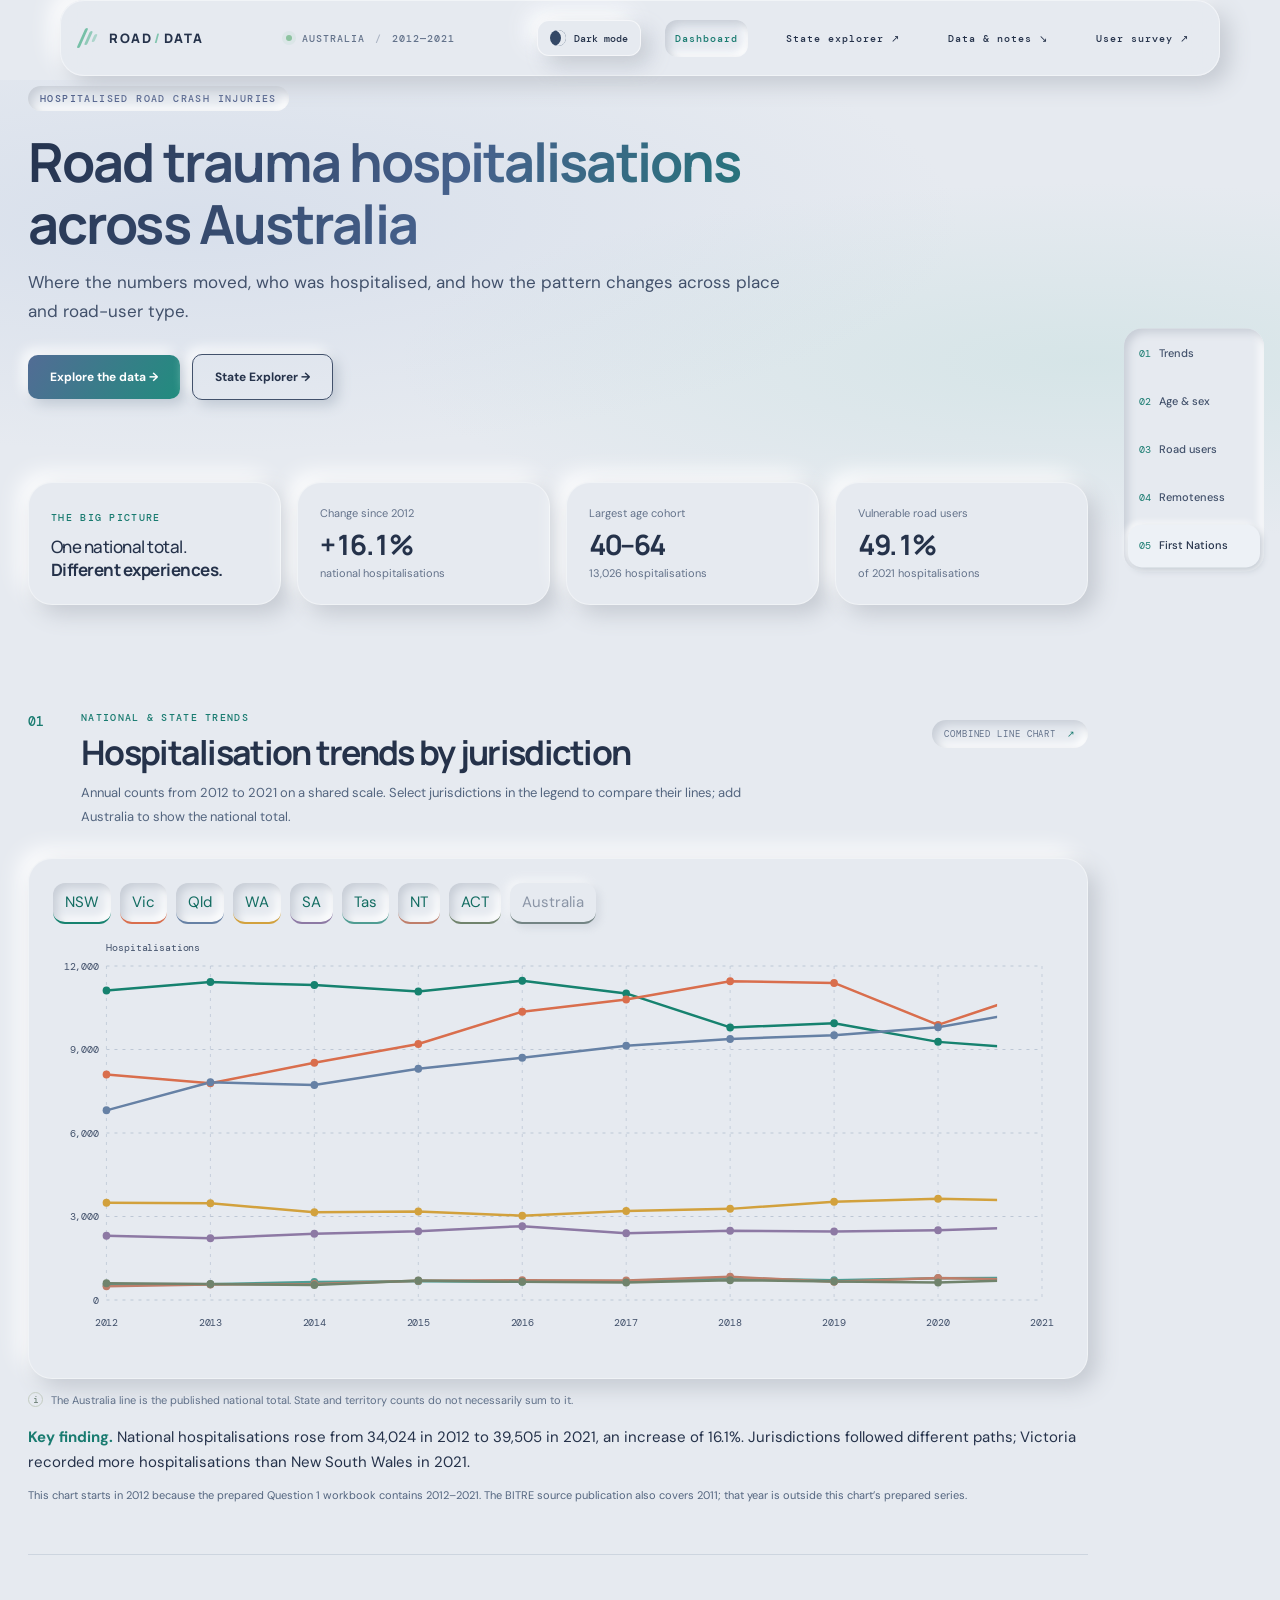
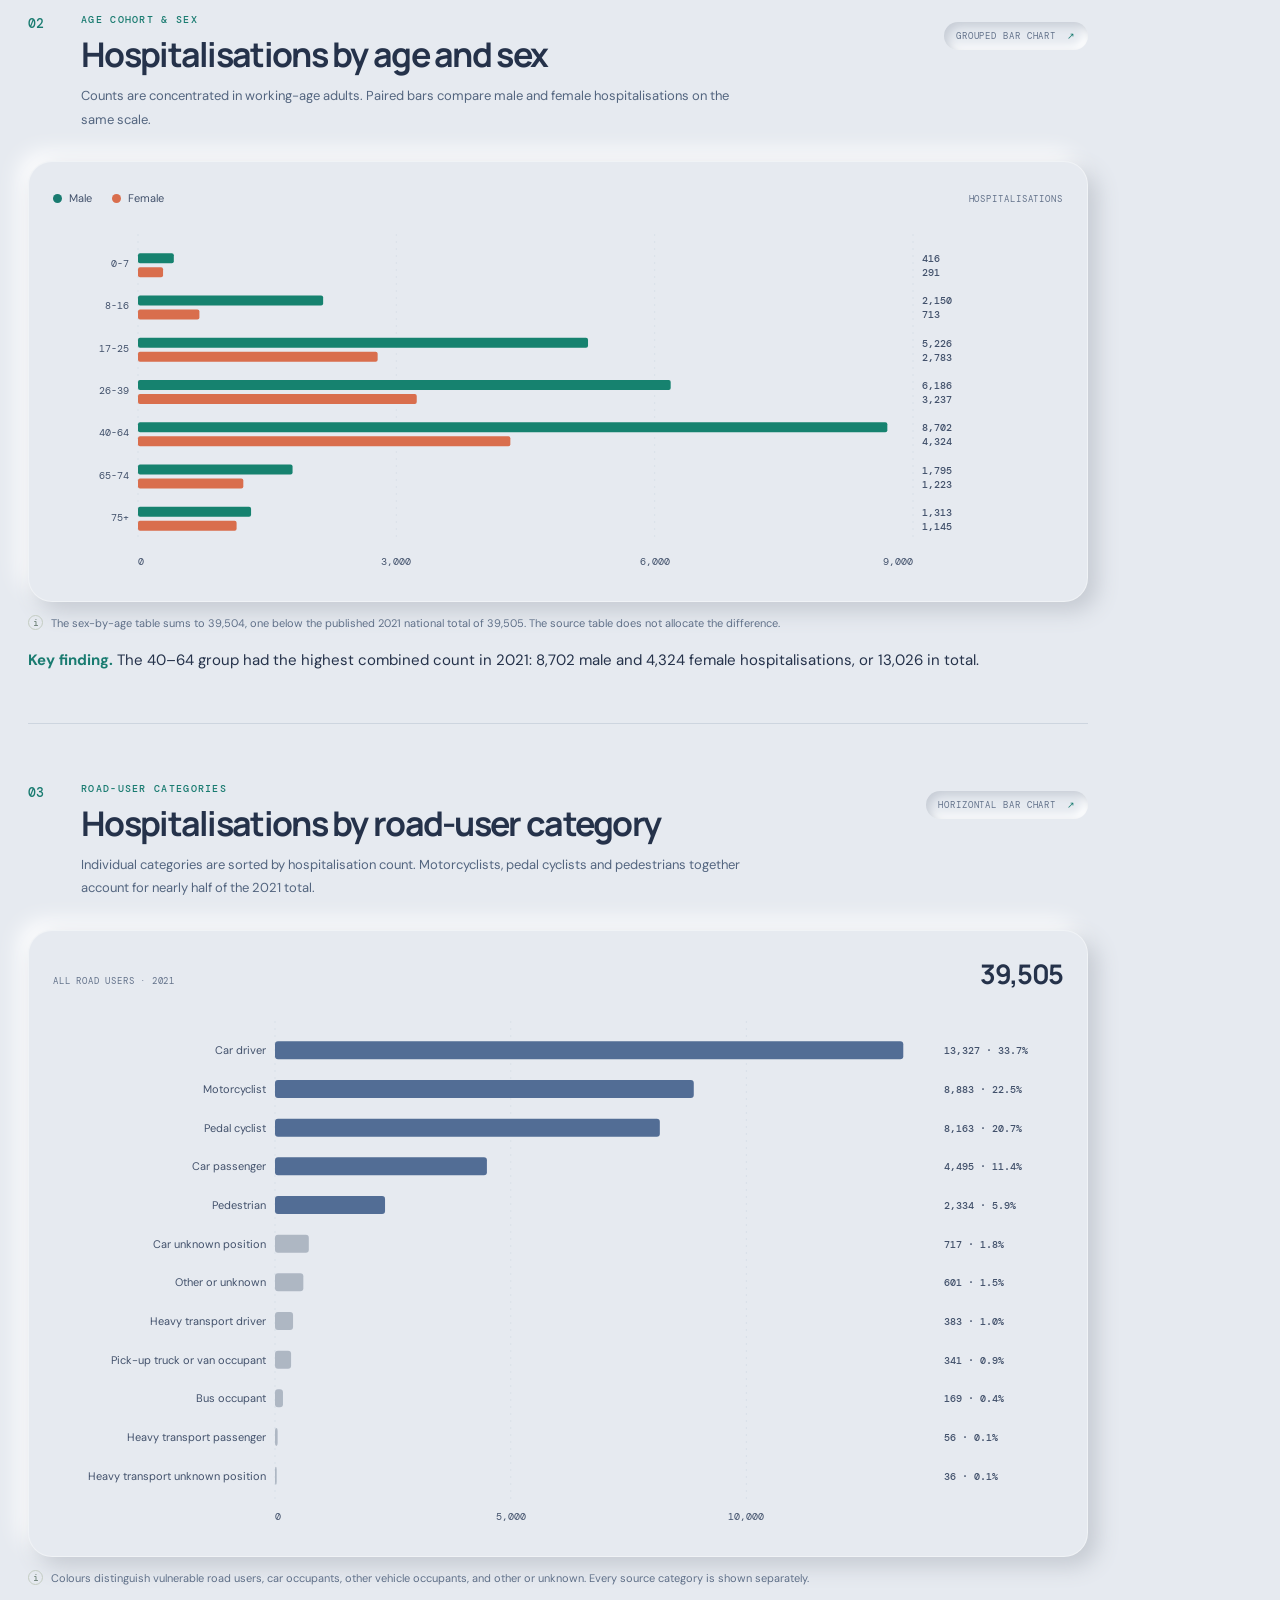
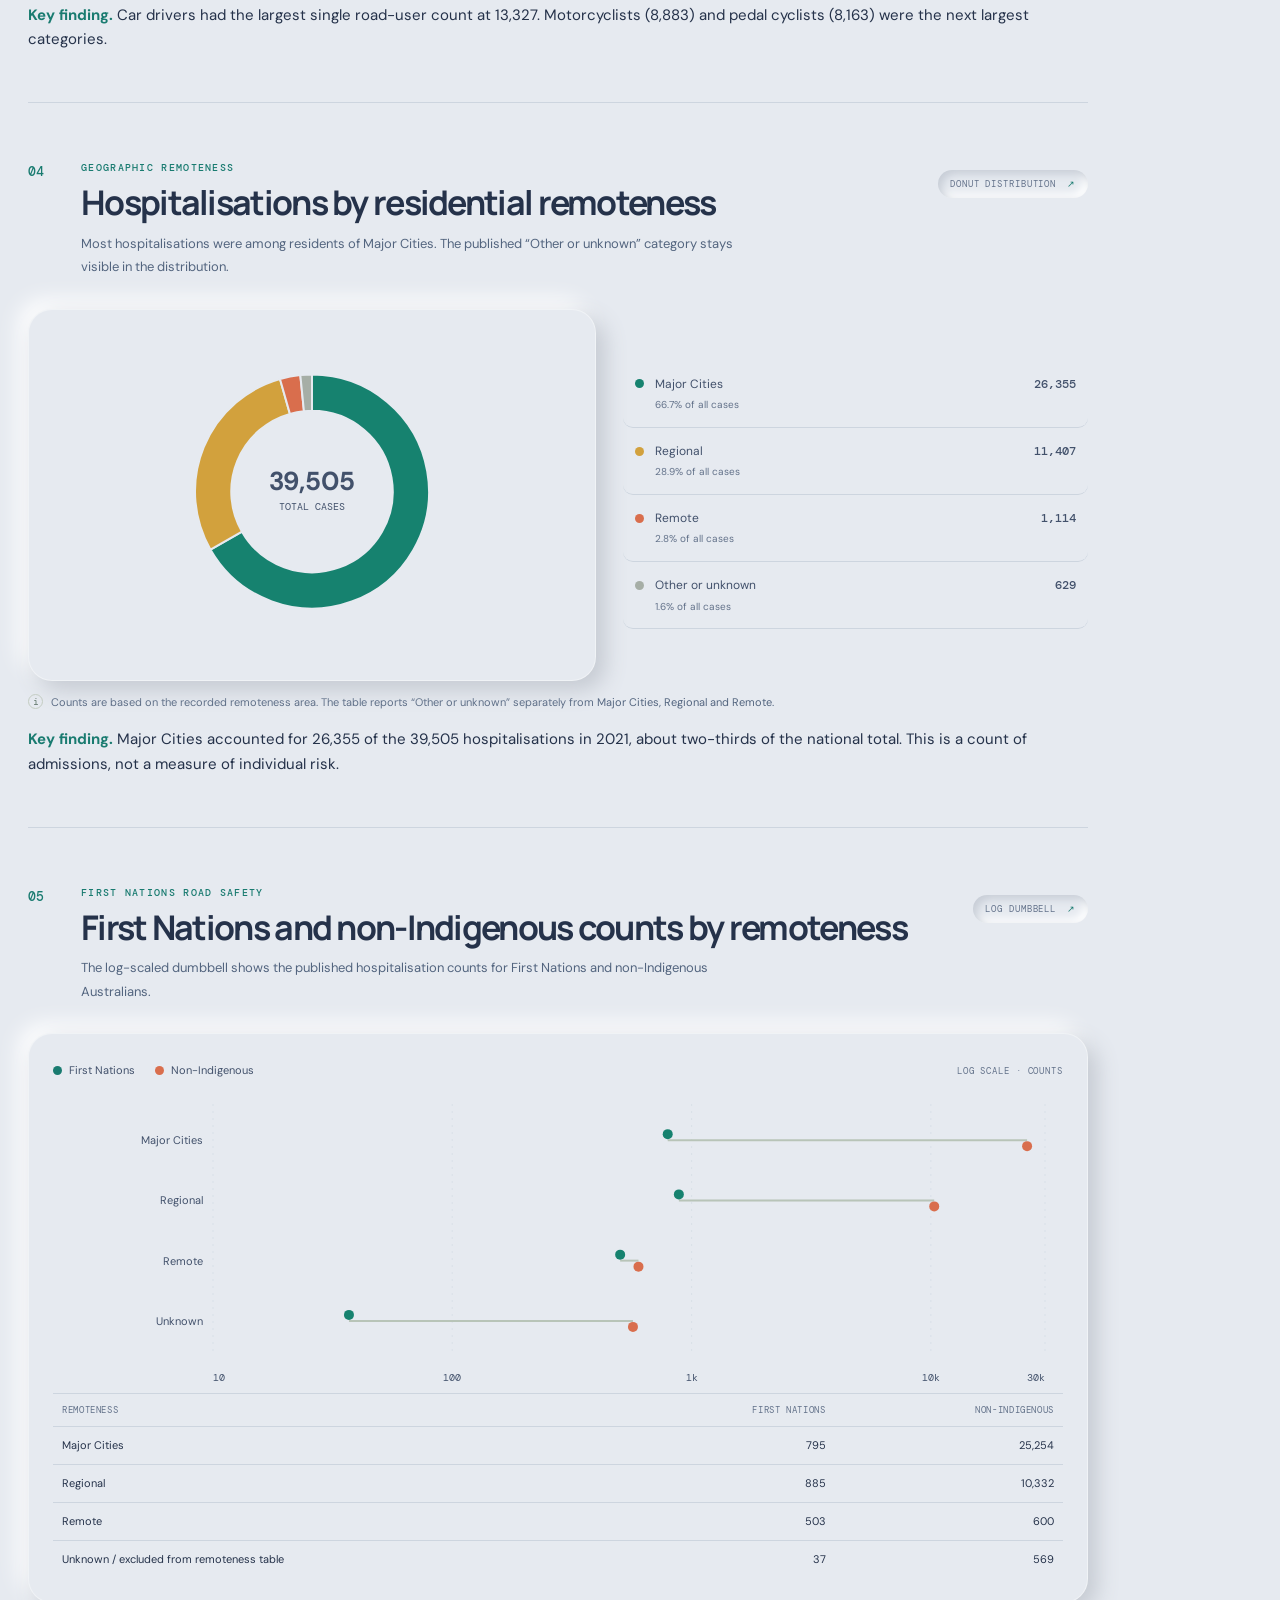
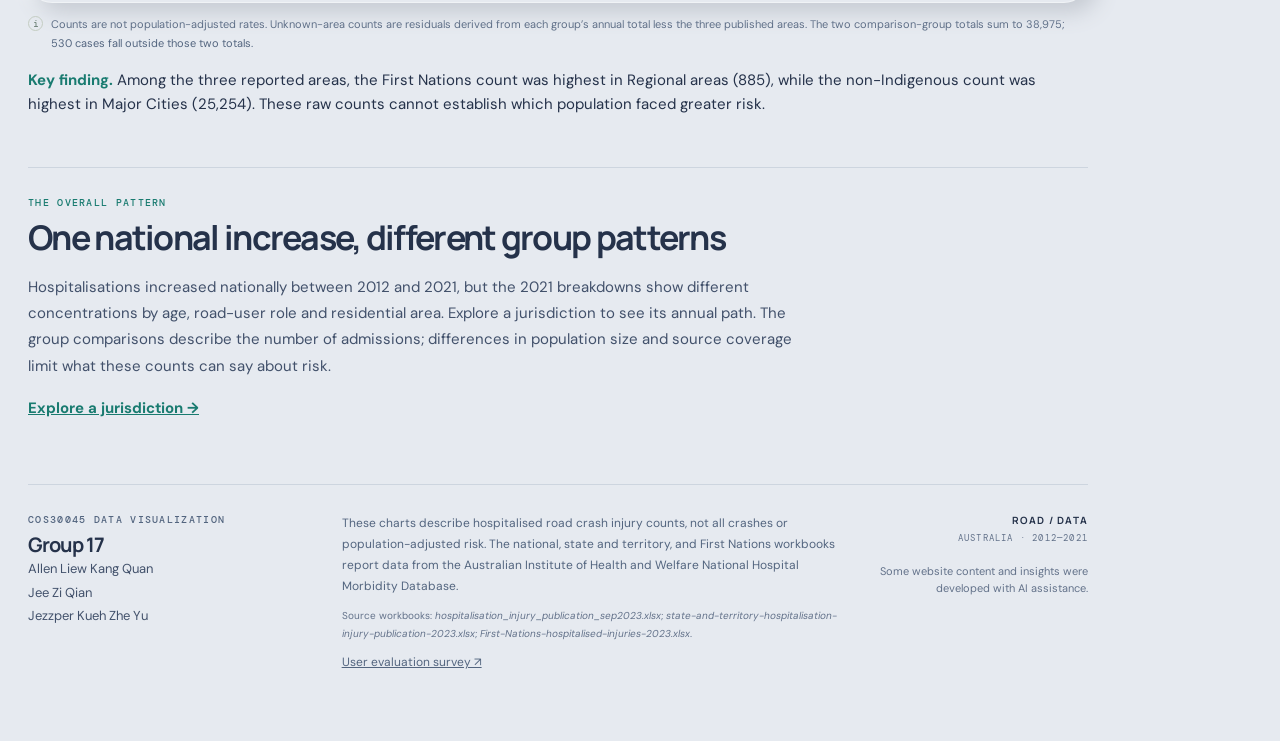
<file: index.html>
<!doctype html>
<html lang="en">
  <head>
    <meta charset="utf-8" />
    <meta name="viewport" content="width=device-width, initial-scale=1" />
    <meta
      name="description"
      content="An interactive visual exploration of Australian hospitalised road crash injuries, 2012–2021."
    />
    <script>
      try {
        document.documentElement.dataset.theme =
          localStorage.getItem("road-data-theme") === "dark" ? "dark" : "light";
      } catch {
        document.documentElement.dataset.theme = "light";
      }
    </script>
    <title>Road injury in Australia | 2012–2021</title>
    <link rel="preconnect" href="https://fonts.googleapis.com" />
    <link rel="preconnect" href="https://fonts.gstatic.com" crossorigin />
    <link
      href="https://fonts.googleapis.com/css2?family=DM+Mono:wght@400;500&family=DM+Sans:wght@400;500;600;700&family=Manrope:wght@400;500;600;700;800&display=swap"
      rel="stylesheet"
    />
    <link rel="stylesheet" href="css/styles.css" />
    <script src="js/vendor/d3.min.js" defer></script>
    <script src="js/road-data.js" defer></script>
    <script src="js/app.js" defer></script>
    <link rel="stylesheet" href="css/polish.css" />
    <script src="js/polish.js" defer></script>
    <link rel="stylesheet" href="css/neumorphic.css" />
    <script src="js/neumorphic.js" defer></script>
    <script src="js/vendor/motion.js" defer></script>
    <script src="js/motion-effects.js" defer></script>
    <script src="js/chart-interactions.js" defer></script>
    <link rel="stylesheet" href="css/chart-loading.css" />
    <script src="js/chart-loading.js" defer></script>
    <script src="js/chart-motion.js" defer></script>
    <link rel="stylesheet" href="css/navigation-motion.css" />
    <script src="js/navigation-motion.js" defer></script>
    <link rel="stylesheet" href="css/remote-interaction.css" />
    <link rel="stylesheet" href="css/theme.css" />
    <script src="js/theme.js" defer></script>
  </head>
  <body class="dashboard-page">
    <header class="masthead">
      <div class="topbar page-width">
        <a class="wordmark" href="index.html" aria-label="Road injury in Australia home"
          ><span class="mark" aria-hidden="true"><i></i><i></i><i></i></span>ROAD<span
            class="wordmark-light"
            >/</span
          >DATA</a
        >
        <div class="edition">
          <span class="status-dot" aria-hidden="true"></span> AUSTRALIA
          <span class="edition-divider">/</span> 2012—2021
        </div>
        <nav class="primary-nav" aria-label="Primary navigation">
          <a href="index.html" aria-current="page">Dashboard</a
          ><a href="platform.html">State explorer <span aria-hidden="true">↗</span></a
          ><a href="about.html">Data &amp; notes <span aria-hidden="true">↘</span></a>
          <a href="https://forms.gle/zvHwgczxYEDLrHeFA" target="_blank" rel="noopener noreferrer"
            >User survey <span aria-hidden="true">↗</span></a
          >
        </nav>
      </div>
      <div class="hero page-width" id="top">
        <div class="hero-copy">
          <p class="overline">
            <span class="overline-line"></span> HOSPITALISED ROAD CRASH INJURIES
          </p>
          <h1>Road trauma hospitalisations across Australia</h1>
          <p class="hero-text">
            Where the numbers moved, who was hospitalised, and how the pattern changes across place
            and road-user type.
          </p>
          <div class="hero-actions">
            <a class="scroll-cue" href="#trend">Explore the data →</a>
            <a class="scroll-cue explorer-cue" href="platform.html">State Explorer →</a>
          </div>
        </div>
      </div>
      <nav class="question-nav page-width" aria-label="Five analysis questions">
        <a href="#trend"><span>01</span><b>Trends</b></a>
        <a href="#age"><span>02</span><b>Age &amp; sex</b></a>
        <a href="#users"><span>03</span><b>Road users</b></a>
        <a href="#remoteness"><span>04</span><b>Remoteness</b></a>
        <a href="#first-nations"><span>05</span><b>First Nations</b></a>
      </nav>
    </header>

    <main class="page-width">
      <div class="overview-strip" aria-label="2021 summary">
        <div class="overview-intro">
          <span class="section-kicker">THE BIG PICTURE</span>
          <p>One national total.<br /><strong>Different experiences.</strong></p>
        </div>
        <div class="overview-stat">
          <span>Change since 2012</span><strong id="change-2012">—</strong
          ><small>national hospitalisations</small>
        </div>
        <div class="overview-stat">
          <span>Largest age cohort</span><strong>40–64</strong
          ><small>13,026 hospitalisations</small>
        </div>
        <div class="overview-stat">
          <span>Vulnerable road users</span><strong id="vru-share">—</strong
          ><small>of 2021 hospitalisations</small>
        </div>
      </div>

      <section class="question-section" id="trend" aria-labelledby="trend-title">
        <div class="section-heading">
          <span class="question-number">01</span>
          <div>
            <p class="section-kicker">NATIONAL &amp; STATE TRENDS</p>
            <h2 id="trend-title">Hospitalisation trends by jurisdiction</h2>
            <p class="section-deck">
              Annual counts from 2012 to 2021 on a shared scale. Select jurisdictions in the legend
              to compare their lines; add Australia to show the national total.
            </p>
          </div>
          <span class="chart-type">COMBINED LINE CHART <span>↗</span></span>
        </div>
        <div
          class="trend-grid"
          id="trend-grid"
          aria-label="Combined line chart by Australian jurisdiction"
        ></div>
        <p class="chart-note">
          <span class="note-mark">i</span> The Australia line is the published national total. State
          and territory counts do not necessarily sum to it.
        </p>
        <p class="chart-finding">
          <strong>Key finding.</strong> National hospitalisations rose from 34,024 in 2012 to 39,505
          in 2021, an increase of 16.1%. Jurisdictions followed different paths; Victoria recorded
          more hospitalisations than New South Wales in 2021.
        </p>
        <p class="chart-note">
          This chart starts in 2012 because the prepared Question 1 workbook contains 2012–2021. The
          BITRE source publication also covers 2011; that year is outside this chart’s prepared
          series.
        </p>
      </section>

      <section class="question-section" id="age" aria-labelledby="age-title">
        <div class="section-heading">
          <span class="question-number">02</span>
          <div>
            <p class="section-kicker">AGE COHORT &amp; SEX</p>
            <h2 id="age-title">Hospitalisations by age and sex</h2>
            <p class="section-deck">
              Counts are concentrated in working-age adults. Paired bars compare male and female
              hospitalisations on the same scale.
            </p>
          </div>
          <span class="chart-type">GROUPED BAR CHART <span>↗</span></span>
        </div>
        <div class="chart-frame age-frame">
          <div class="chart-legend two-legend">
            <span><i class="legend-swatch male-swatch"></i>Male</span
            ><span><i class="legend-swatch female-swatch"></i>Female</span
            ><span class="legend-unit">HOSPITALISATIONS</span>
          </div>
          <svg
            id="age-chart"
            role="img"
            aria-label="Grouped horizontal bars of 2021 hospitalisations by age group and sex"
          ></svg>
        </div>
        <p class="chart-note">
          <span class="note-mark">i</span> The sex-by-age table sums to 39,504, one below the
          published 2021 national total of 39,505. The source table does not allocate the
          difference.
        </p>
        <p class="chart-finding">
          <strong>Key finding.</strong> The 40–64 group had the highest combined count in 2021:
          8,702 male and 4,324 female hospitalisations, or 13,026 in total.
        </p>
      </section>

      <section class="question-section" id="users" aria-labelledby="users-title">
        <div class="section-heading">
          <span class="question-number">03</span>
          <div>
            <p class="section-kicker">ROAD-USER CATEGORIES</p>
            <h2 id="users-title">Hospitalisations by road-user category</h2>
            <p class="section-deck">
              Individual categories are sorted by hospitalisation count. Motorcyclists, pedal
              cyclists and pedestrians together account for nearly half of the 2021 total.
            </p>
          </div>
          <span class="chart-type">HORIZONTAL BAR CHART <span>↗</span></span>
        </div>
        <div class="chart-frame user-frame">
          <div class="stacked-total"><span>ALL ROAD USERS · 2021</span><strong>39,505</strong></div>
          <svg
            id="users-chart"
            role="img"
            aria-label="Sorted horizontal bars showing 2021 hospitalisations by road-user category"
          ></svg>
        </div>
        <p class="chart-note">
          <span class="note-mark">i</span> Colours distinguish vulnerable road users, car occupants,
          other vehicle occupants, and other or unknown. Every source category is shown separately.
        </p>
        <p class="chart-finding">
          <strong>Key finding.</strong> Car drivers had the largest single road-user count at
          13,327. Motorcyclists (8,883) and pedal cyclists (8,163) were the next largest categories.
        </p>
      </section>

      <section class="question-section" id="remoteness" aria-labelledby="remote-title">
        <div class="section-heading">
          <span class="question-number">04</span>
          <div>
            <p class="section-kicker">GEOGRAPHIC REMOTENESS</p>
            <h2 id="remote-title">Hospitalisations by residential remoteness</h2>
            <p class="section-deck">
              Most hospitalisations were among residents of Major Cities. The published “Other or
              unknown” category stays visible in the distribution.
            </p>
          </div>
          <span class="chart-type">DONUT DISTRIBUTION <span>↗</span></span>
        </div>
        <div class="remote-layout">
          <div class="chart-frame donut-frame">
            <svg
              id="remote-chart"
              role="group"
              aria-label="Interactive donut chart of 2021 hospitalisations by remoteness area"
            ></svg>
          </div>
          <div class="remote-legend" id="remote-legend"></div>
        </div>
        <p class="chart-note">
          <span class="note-mark">i</span> Counts are based on the recorded remoteness area. The
          table reports “Other or unknown” separately from Major Cities, Regional and Remote.
        </p>
        <p class="chart-finding">
          <strong>Key finding.</strong> Major Cities accounted for 26,355 of the 39,505
          hospitalisations in 2021, about two-thirds of the national total. This is a count of
          admissions, not a measure of individual risk.
        </p>
      </section>

      <section class="question-section last-question" id="first-nations" aria-labelledby="fn-title">
        <div class="section-heading">
          <span class="question-number">05</span>
          <div>
            <p class="section-kicker">FIRST NATIONS ROAD SAFETY</p>
            <h2 id="fn-title">First Nations and non-Indigenous counts by remoteness</h2>
            <p class="section-deck">
              The log-scaled dumbbell shows the published hospitalisation counts for First Nations
              and non-Indigenous Australians.
            </p>
          </div>
          <span class="chart-type">LOG DUMBBELL <span>↗</span></span>
        </div>
        <div class="chart-frame fn-frame">
          <div class="chart-legend two-legend">
            <span><i class="legend-swatch fn-swatch"></i>First Nations</span
            ><span><i class="legend-swatch non-swatch"></i>Non-Indigenous</span
            ><span class="legend-unit">LOG SCALE · COUNTS</span>
          </div>
          <svg
            id="fn-chart"
            role="group"
            aria-label="Interactive log-scale dumbbell chart comparing hospitalisation counts by remoteness area and Indigenous status"
          ></svg>
          <div class="fn-table-wrap">
            <table class="fn-table">
              <thead>
                <tr>
                  <th>Remoteness</th>
                  <th>First Nations</th>
                  <th>Non-Indigenous</th>
                </tr>
              </thead>
              <tbody id="fn-table"></tbody>
            </table>
          </div>
        </div>
        <p class="chart-note">
          <span class="note-mark">i</span> Counts are not population-adjusted rates. Unknown-area
          counts are residuals derived from each group’s annual total less the three published
          areas. The two comparison-group totals sum to 38,975; 530 cases fall outside those two
          totals.
        </p>
        <p class="chart-finding">
          <strong>Key finding.</strong> Among the three reported areas, the First Nations count was
          highest in Regional areas (885), while the non-Indigenous count was highest in Major
          Cities (25,254). These raw counts cannot establish which population faced greater risk.
        </p>
      </section>

      <section class="story-conclusion" aria-labelledby="story-conclusion-title">
        <p class="section-kicker">THE OVERALL PATTERN</p>
        <h2 id="story-conclusion-title">One national increase, different group patterns</h2>
        <p>
          Hospitalisations increased nationally between 2012 and 2021, but the 2021 breakdowns show
          different concentrations by age, road-user role and residential area. Explore a
          jurisdiction to see its annual path. The group comparisons describe the number of
          admissions; differences in population size and source coverage limit what these counts can
          say about risk.
        </p>
        <a href="platform.html">Explore a jurisdiction →</a>
      </section>

      <footer id="method" class="method-footer">
        <div>
          <p class="section-kicker">COS30045 DATA VISUALIZATION</p>
          <h2>Group 17</h2>
          <p class="group-members">Allen Liew Kang Quan<br />Jee Zi Qian<br />Jezzper Kueh Zhe Yu</p>
        </div>
        <div class="method-copy">
          <p>
            These charts describe hospitalised road crash injury counts, not all crashes or
            population-adjusted risk. The national, state and territory, and First Nations workbooks
            report data from the Australian Institute of Health and Welfare National Hospital
            Morbidity Database.
          </p>
          <p class="source-files">
            Source workbooks: <em>hospitalisation_injury_publication_sep2023.xlsx</em>;
            <em>state-and-territory-hospitalisation-injury-publication-2023.xlsx</em>;
            <em>First-Nations-hospitalised-injuries-2023.xlsx</em>.
          </p>
          <p>
            <a href="https://forms.gle/zvHwgczxYEDLrHeFA" target="_blank" rel="noopener noreferrer"
              >User evaluation survey ↗</a
            >
          </p>
        </div>
        <div class="footer-stamp">ROAD / DATA <span>AUSTRALIA · 2012—2021</span><small>Some website content and insights were developed with AI assistance.</small></div>
      </footer>
    </main>
    <div id="tooltip" class="tooltip" role="tooltip" aria-hidden="true"></div>
  </body>
</html>
</file>
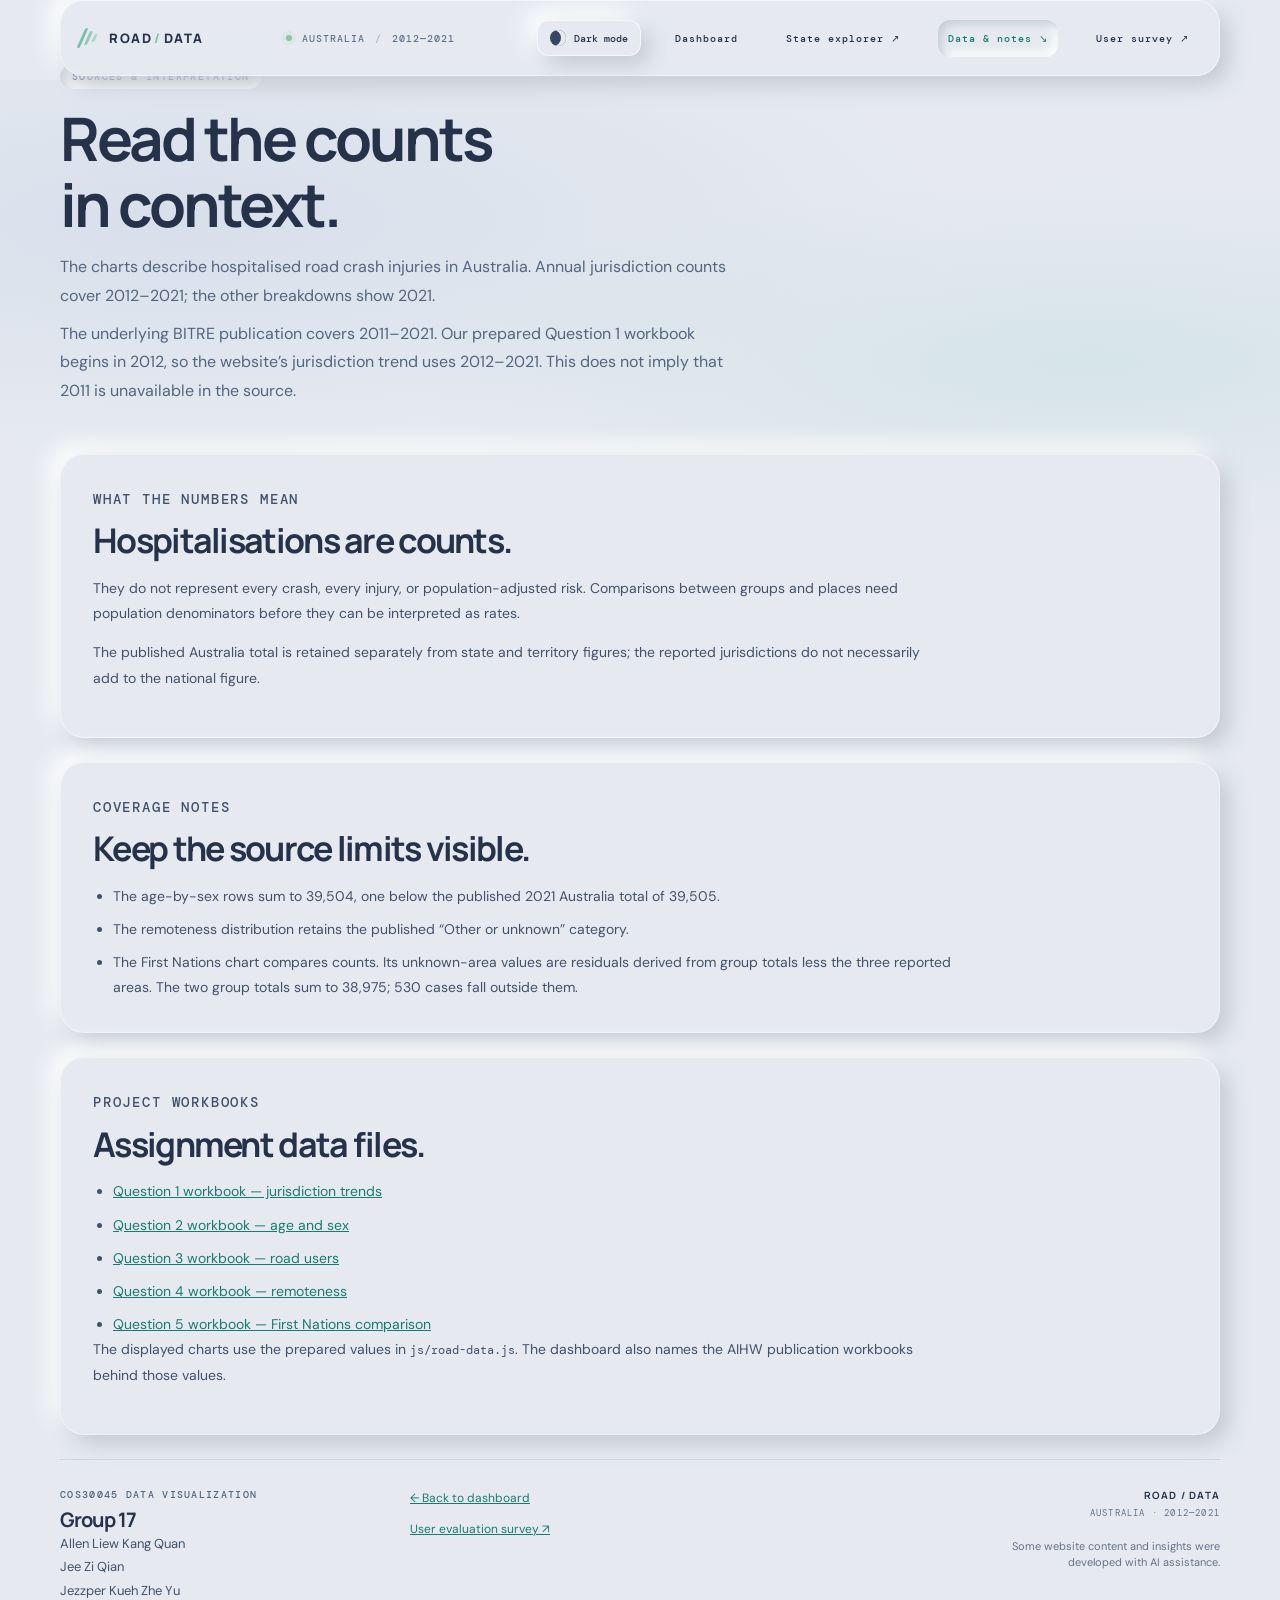
<file: about.html>
<!doctype html>
<html lang="en">
  <head>
    <meta charset="utf-8" />
    <meta name="viewport" content="width=device-width, initial-scale=1" />
    <meta
      name="description"
      content="Sources and interpretation notes for the Australian road injury dashboard."
    />
    <title>Data &amp; notes | Road Data</title>
    <script>
      try {
        document.documentElement.dataset.theme =
          localStorage.getItem("road-data-theme") === "dark" ? "dark" : "light";
      } catch {
        document.documentElement.dataset.theme = "light";
      }
    </script>
    <link rel="preconnect" href="https://fonts.googleapis.com" />
    <link rel="preconnect" href="https://fonts.gstatic.com" crossorigin />
    <link
      href="https://fonts.googleapis.com/css2?family=DM+Mono:wght@400;500&family=DM+Sans:wght@400;500;600;700&family=Manrope:wght@400;500;600;700;800&display=swap"
      rel="stylesheet"
    />
    <link rel="stylesheet" href="css/styles.css" />
    <link rel="stylesheet" href="css/polish.css" />
    <link rel="stylesheet" href="css/neumorphic.css" />
    <link rel="stylesheet" href="css/navigation-motion.css" />
    <link rel="stylesheet" href="css/theme.css" />
    <link rel="stylesheet" href="css/about.css" />
    <script src="js/polish.js" defer></script>
    <script src="js/neumorphic.js" defer></script>
    <script src="js/navigation-motion.js" defer></script>
    <script src="js/theme.js" defer></script>
  </head>
  <body class="about-page">
    <div class="topbar page-width">
      <a class="wordmark" href="index.html" aria-label="Road injury in Australia home"
        ><span class="mark" aria-hidden="true"><i></i><i></i><i></i></span>ROAD<span
          class="wordmark-light"
          >/</span
        >DATA</a
      >
      <div class="edition">
        <span class="status-dot" aria-hidden="true"></span> AUSTRALIA
        <span class="edition-divider">/</span> 2012—2021
      </div>
      <nav class="primary-nav" aria-label="Primary navigation">
        <a href="index.html">Dashboard</a
        ><a href="platform.html">State explorer <span aria-hidden="true">↗</span></a
        ><a href="about.html" aria-current="page"
          >Data &amp; notes <span aria-hidden="true">↘</span></a
        >
        <a href="https://forms.gle/zvHwgczxYEDLrHeFA" target="_blank" rel="noopener noreferrer"
          >User survey <span aria-hidden="true">↗</span></a
        >
      </nav>
    </div>
    <main class="page-width about-main">
      <header class="about-hero">
        <p class="overline">SOURCES &amp; INTERPRETATION</p>
        <h1>Read the counts<br />in context.</h1>
        <p class="section-deck">
          The charts describe hospitalised road crash injuries in Australia. Annual jurisdiction
          counts cover 2012–2021; the other breakdowns show 2021.
        </p>
        <p class="section-deck">
          The underlying BITRE publication covers 2011–2021. Our prepared Question 1 workbook begins
          in 2012, so the website’s jurisdiction trend uses 2012–2021. This does not imply that 2011
          is unavailable in the source.
        </p>
      </header>
      <section class="chart-frame about-card">
        <p class="section-kicker">WHAT THE NUMBERS MEAN</p>
        <h2>Hospitalisations are counts.</h2>
        <p>
          They do not represent every crash, every injury, or population-adjusted risk. Comparisons
          between groups and places need population denominators before they can be interpreted as
          rates.
        </p>
        <p>
          The published Australia total is retained separately from state and territory figures; the
          reported jurisdictions do not necessarily add to the national figure.
        </p>
      </section>
      <section class="chart-frame about-card">
        <p class="section-kicker">COVERAGE NOTES</p>
        <h2>Keep the source limits visible.</h2>
        <ul>
          <li>
            The age-by-sex rows sum to 39,504, one below the published 2021 Australia total of
            39,505.
          </li>
          <li>The remoteness distribution retains the published “Other or unknown” category.</li>
          <li>
            The First Nations chart compares counts. Its unknown-area values are residuals derived
            from group totals less the three reported areas. The two group totals sum to 38,975; 530
            cases fall outside them.
          </li>
        </ul>
      </section>
      <section class="chart-frame about-card">
        <p class="section-kicker">PROJECT WORKBOOKS</p>
        <h2>Assignment data files.</h2>
        <ul class="workbook-list">
          <li><a href="assets/Question1.xlsx">Question 1 workbook — jurisdiction trends</a></li>
          <li><a href="assets/Question2.xlsx">Question 2 workbook — age and sex</a></li>
          <li><a href="assets/Question3.xlsx">Question 3 workbook — road users</a></li>
          <li><a href="assets/Question4.xlsx">Question 4 workbook — remoteness</a></li>
          <li>
            <a href="assets/Question5.xlsx">Question 5 workbook — First Nations comparison</a>
          </li>
        </ul>
        <p>
          The displayed charts use the prepared values in <code>js/road-data.js</code>. The
          dashboard also names the AIHW publication workbooks behind those values.
        </p>
      </section>
      <footer class="method-footer">
        <div>
          <p class="section-kicker">COS30045 DATA VISUALIZATION</p>
          <h2>Group 17</h2>
          <p class="group-members">
            Allen Liew Kang Quan<br />Jee Zi Qian<br />Jezzper Kueh Zhe Yu
          </p>
        </div>
        <div class="method-copy">
          <p><a href="index.html">← Back to dashboard</a></p>
          <p>
            <a href="https://forms.gle/zvHwgczxYEDLrHeFA" target="_blank" rel="noopener noreferrer"
              >User evaluation survey ↗</a
            >
          </p>
        </div>
        <div class="footer-stamp">
          ROAD / DATA <span>AUSTRALIA · 2012—2021</span
          ><small>Some website content and insights were developed with AI assistance.</small>
        </div>
      </footer>
    </main>
  </body>
</html>
</file>
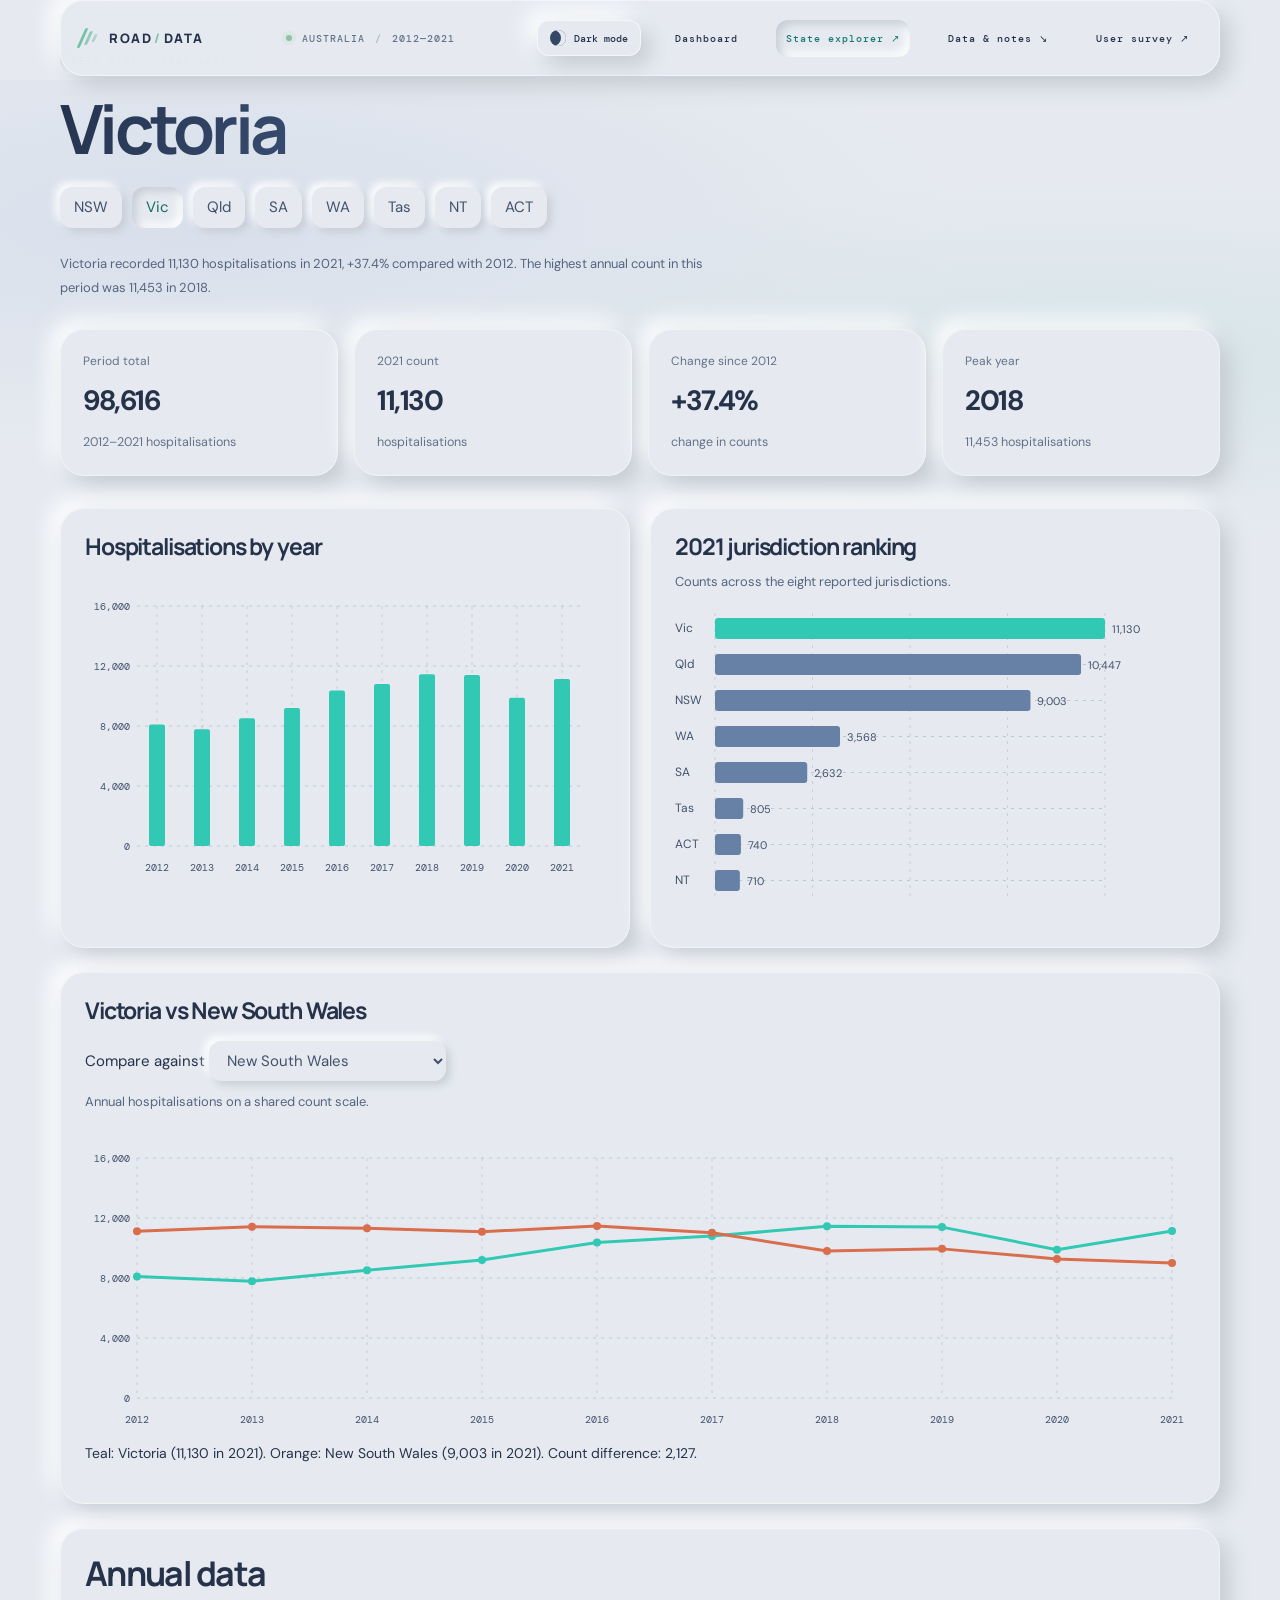
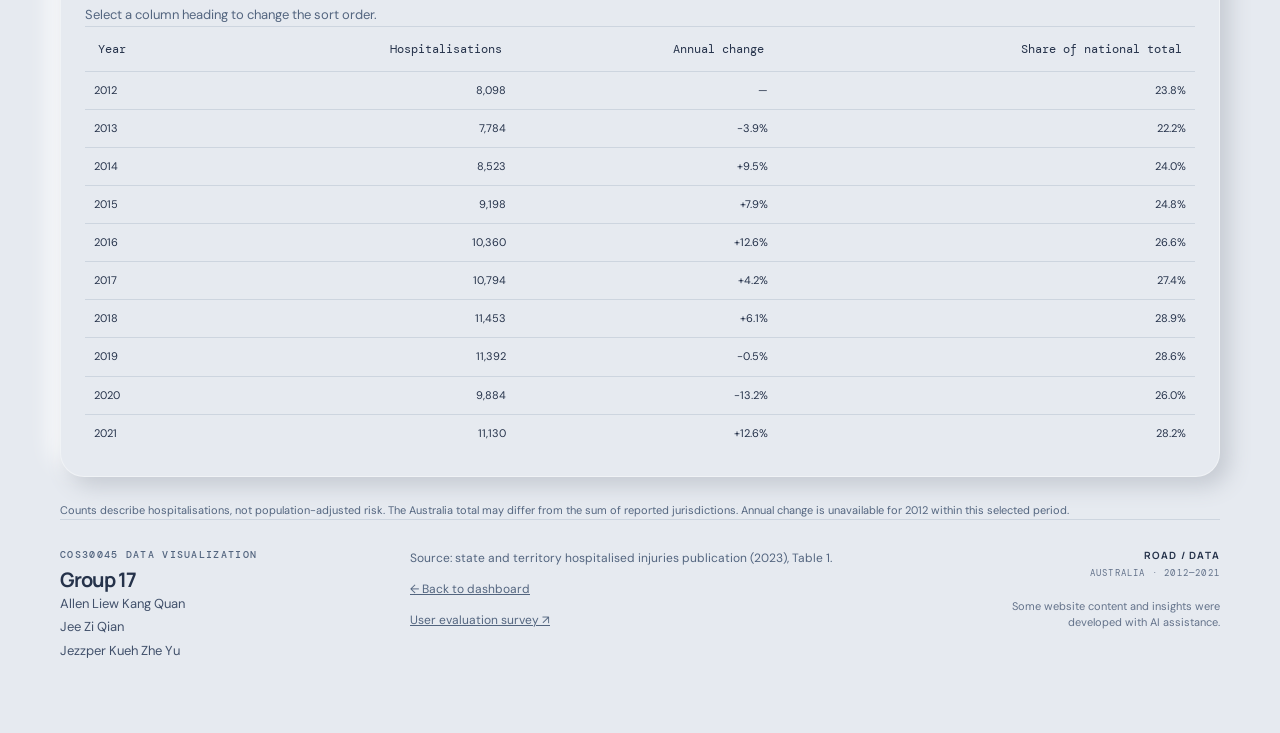
<file: platform.html>
<!doctype html>
<html lang="en">
  <head>
    <meta charset="utf-8" />
    <meta name="viewport" content="width=device-width,initial-scale=1" />
    <title>State Explorer · Road Data</title>
    <script>
      try {
        document.documentElement.dataset.theme =
          localStorage.getItem("road-data-theme") === "dark" ? "dark" : "light";
      } catch {
        document.documentElement.dataset.theme = "light";
      }
    </script>
    <link rel="preconnect" href="https://fonts.googleapis.com" />
    <link rel="preconnect" href="https://fonts.gstatic.com" crossorigin />
    <link
      href="https://fonts.googleapis.com/css2?family=DM+Mono:wght@400;500&family=DM+Sans:wght@400;500;600;700&family=Manrope:wght@400;500;600;700;800&display=swap"
      rel="stylesheet"
    />
    <link rel="stylesheet" href="css/styles.css" />
    <link rel="stylesheet" href="css/explorer.css" />
    <script src="js/vendor/d3.min.js" defer></script>
    <script src="js/road-data.js" defer></script>
    <script src="js/explorer.js" defer></script>
    <link rel="stylesheet" href="css/polish.css" />
    <script src="js/polish.js" defer></script>
    <link rel="stylesheet" href="css/neumorphic.css" />
    <script src="js/neumorphic.js" defer></script>
    <script src="js/vendor/motion.js" defer></script>
    <script src="js/motion-effects.js" defer></script>
    <link rel="stylesheet" href="css/chart-loading.css" />
    <script src="js/chart-loading.js" defer></script>
    <script src="js/chart-motion.js" defer></script>
    <link rel="stylesheet" href="css/navigation-motion.css" />
    <script src="js/navigation-motion.js" defer></script>
    <link rel="stylesheet" href="css/theme.css" />
    <script src="js/theme.js" defer></script>
  </head>
  <body>
    <div class="topbar page-width">
      <a class="wordmark" href="index.html" aria-label="Road injury in Australia home"
        ><span class="mark" aria-hidden="true"><i></i><i></i><i></i></span>ROAD<span
          class="wordmark-light"
          >/</span
        >DATA</a
      >
      <div class="edition">
        <span class="status-dot" aria-hidden="true"></span> AUSTRALIA
        <span class="edition-divider">/</span> 2012—2021
      </div>
      <nav class="primary-nav" aria-label="Primary navigation">
        <a href="index.html">Dashboard</a
        ><a href="platform.html" aria-current="page"
          >State explorer <span aria-hidden="true">↗</span></a
        ><a href="about.html">Data &amp; notes <span aria-hidden="true">↘</span></a>
        <a href="https://forms.gle/zvHwgczxYEDLrHeFA" target="_blank" rel="noopener noreferrer"
          >User survey <span aria-hidden="true">↗</span></a
        >
      </nav>
    </div>
    <main class="page-width">
      <header class="explorer-header">
        <p class="overline">DEEP DIVE · 2012–2021</p>
        <h1 id="state-title"></h1>
        <div id="state-picker" class="state-picker" aria-label="Select jurisdiction"></div>
        <p id="state-story" class="section-deck" aria-live="polite"></p>
      </header>
      <div id="state-stats" class="explorer-stats"></div>
      <div class="explorer-grid">
        <section class="chart-frame">
          <h2>Hospitalisations by year</h2>
          <svg
            id="annual-bars"
            role="img"
            aria-label="Annual hospitalisations for the selected jurisdiction"
          ></svg>
        </section>
        <section class="chart-frame">
          <h2>2021 jurisdiction ranking</h2>
          <p class="section-deck">Counts across the eight reported jurisdictions.</p>
          <svg
            id="state-ranking"
            role="img"
            aria-label="Jurisdiction ranking by 2021 hospitalisations"
          ></svg>
        </section>
      </div>
      <section class="chart-frame comparison">
        <h2 id="compare-title">Head to head</h2>
        <label
          >Compare against
          <select id="compare-state"></select
        ></label>
        <p class="section-deck">Annual hospitalisations on a shared count scale.</p>
        <svg
          id="comparison-chart"
          role="img"
          aria-label="Annual count comparison between two jurisdictions"
        ></svg>
        <p id="compare-summary" aria-live="polite"></p>
      </section>
      <section class="chart-frame">
        <h2>Annual data</h2>
        <p class="section-deck">Select a column heading to change the sort order.</p>
        <div class="fn-table-wrap">
          <table class="fn-table">
            <thead>
              <tr>
                <th><button data-sort="year">Year</button></th>
                <th><button data-sort="count">Hospitalisations</button></th>
                <th><button data-sort="change">Annual change</button></th>
                <th><button data-sort="share">Share of national total</button></th>
              </tr>
            </thead>
            <tbody id="annual-table"></tbody>
          </table>
        </div>
      </section>
      <p class="chart-note">
        Counts describe hospitalisations, not population-adjusted risk. The Australia total may
        differ from the sum of reported jurisdictions. Annual change is unavailable for 2012 within
        this selected period.
      </p>
      <footer class="method-footer">
        <div>
          <p class="section-kicker">COS30045 DATA VISUALIZATION</p>
          <h2>Group 17</h2>
          <p class="group-members">
            Allen Liew Kang Quan<br />Jee Zi Qian<br />Jezzper Kueh Zhe Yu
          </p>
        </div>
        <div class="method-copy">
          <p>Source: state and territory hospitalised injuries publication (2023), Table 1.</p>
          <p><a href="index.html">← Back to dashboard</a></p>
          <p>
            <a href="https://forms.gle/zvHwgczxYEDLrHeFA" target="_blank" rel="noopener noreferrer"
              >User evaluation survey ↗</a
            >
          </p>
        </div>
        <div class="footer-stamp">
          ROAD / DATA <span>AUSTRALIA · 2012—2021</span
          ><small>Some website content and insights were developed with AI assistance.</small>
        </div>
      </footer>
    </main>
  </body>
</html>
</file>
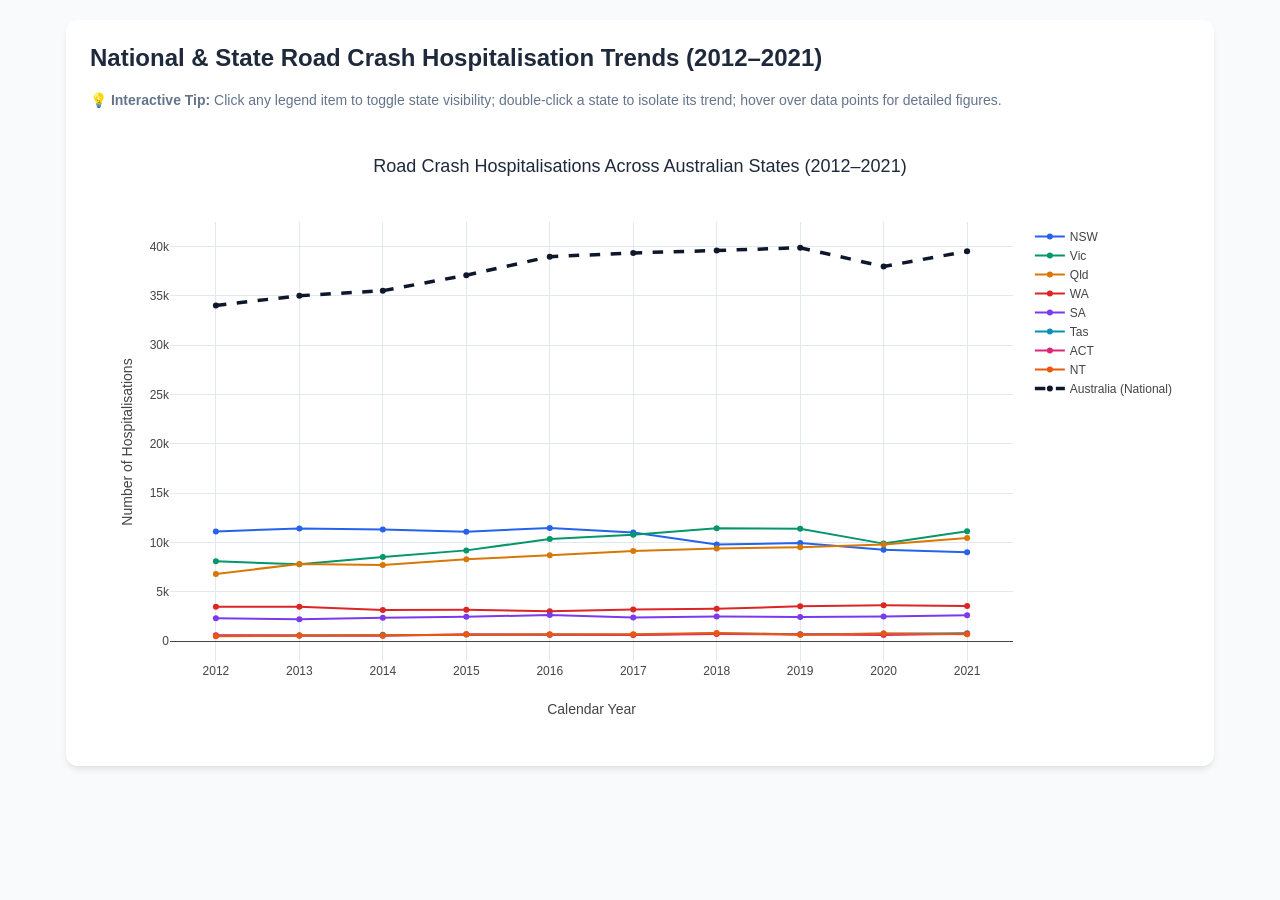
<file: q1_multi_line_chart.html>
<!DOCTYPE html>
<html>
<head>
  <meta charset="utf-8">
  <title>Q1: National & State Road Crash Hospitalisation Trends (2012–2021)</title>
  <script src="https://cdn.plot.ly/plotly-2.27.0.min.js"></script>
  <style>
    body { font-family: -apple-system, BlinkMacSystemFont, "Segoe UI", Roboto, sans-serif; margin: 20px; background-color: #f8fafc; }
    .card { background: white; padding: 24px; border-radius: 12px; box-shadow: 0 4px 6px -1px rgba(0,0,0,0.1); max-width: 1100px; margin: 0 auto; }
    h2 { margin-top: 0; color: #1e293b; }
    p { color: #64748b; font-size: 14px; }
  </style>
</head>
<body>

<div class="card">
  <h2>National & State Road Crash Hospitalisation Trends (2012–2021)</h2>
  <p>💡 <b>Interactive Tip:</b> Click any legend item to toggle state visibility; double-click a state to isolate its trend; hover over data points for detailed figures.</p>
  <div id="lineChart" style="width:100%; height:620px;"></div>
</div>

<script>
  const years = ['2012', '2013', '2014', '2015', '2016', '2017', '2018', '2019', '2020', '2021'];

  const seriesData = [
    { name: 'NSW', values: [11121, 11421, 11313, 11084, 11474, 11016, 9794, 9942, 9274, 9003], color: '#2563eb' },
    { name: 'Vic', values: [8098, 7784, 8523, 9198, 10360, 10794, 11453, 11392, 9884, 11130], color: '#059669' },
    { name: 'Qld', values: [6813, 7821, 7725, 8306, 8702, 9134, 9381, 9515, 9801, 10447], color: '#d97706' },
    { name: 'WA', values: [3493, 3475, 3154, 3183, 3031, 3195, 3274, 3534, 3636, 3568], color: '#dc2626' },
    { name: 'SA', values: [2311, 2221, 2381, 2467, 2654, 2394, 2489, 2457, 2503, 2632], color: '#7c3aed' },
    { name: 'Tas', values: [536, 570, 646, 677, 657, 659, 781, 708, 778, 805], color: '#0891b2' },
    { name: 'ACT', values: [601, 573, 542, 700, 654, 632, 712, 665, 629, 740], color: '#db2777' },
    { name: 'NT', values: [496, 561, 575, 691, 709, 703, 832, 656, 787, 710], color: '#ea580c' },
    { name: 'Australia (National)', values: [34024, 35001, 35515, 37082, 38963, 39339, 39590, 39866, 37966, 39505], color: '#0f172a', dash: 'dash', width: 3.5 }
  ];

  const traces = seriesData.map(item => ({
    x: years,
    y: item.values,
    mode: 'lines+markers',
    name: item.name,
    line: {
      color: item.color,
      width: item.width || 2,
      dash: item.dash || 'solid'
    },
    marker: { size: 6 },
    hovertemplate: `<b>${item.name}</b><br>Year: %{x}<br>Hospitalisations: %{y:,}<extra></extra>`
  }));

  const layout = {
    title: {
      text: 'Road Crash Hospitalisations Across Australian States (2012–2021)',
      font: { size: 18, color: '#1e293b' }
    },
    xaxis: {
      title: 'Calendar Year',
      gridcolor: '#e2e8f0',
      dtick: 1
    },
    yaxis: {
      title: 'Number of Hospitalisations',
      gridcolor: '#e2e8f0'
    },
    legend: {
      orientation: 'v',
      x: 1.02,
      y: 1
    },
    plot_bgcolor: '#ffffff',
    paper_bgcolor: '#ffffff',
    hovermode: 'closest'
  };

  Plotly.newPlot('lineChart', traces, layout, { responsive: true });
</script>
</body>
</html>
</file>
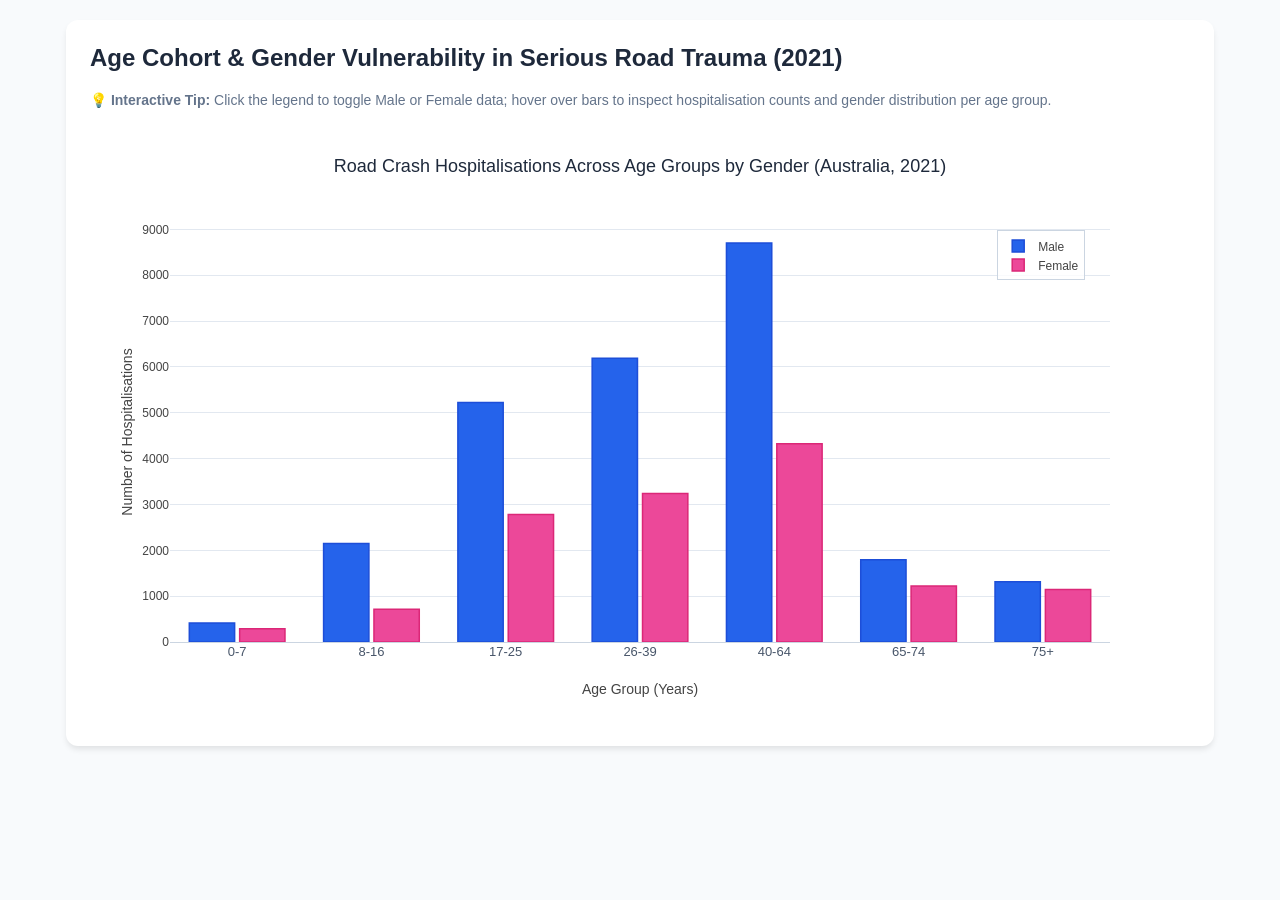
<file: q2_age_gender_chart.html>
<!DOCTYPE html>
<html>
<head>
  <meta charset="utf-8">
  <title>Q2: Road Trauma Hospitalisations by Age Cohort & Gender (2021)</title>
  <script src="https://cdn.plot.ly/plotly-2.27.0.min.js"></script>
  <style>
    body { font-family: -apple-system, BlinkMacSystemFont, "Segoe UI", Roboto, sans-serif; margin: 20px; background-color: #f8fafc; }
    .card { background: white; padding: 24px; border-radius: 12px; box-shadow: 0 4px 6px -1px rgba(0,0,0,0.1); max-width: 1100px; margin: 0 auto; }
    h2 { margin-top: 0; color: #1e293b; }
    p { color: #64748b; font-size: 14px; }
  </style>
</head>
<body>

<div class="card">
  <h2>Age Cohort & Gender Vulnerability in Serious Road Trauma (2021)</h2>
  <p>💡 <b>Interactive Tip:</b> Click the legend to toggle Male or Female data; hover over bars to inspect hospitalisation counts and gender distribution per age group.</p>
  <div id="barChart" style="width:100%; height:600px;"></div>
</div>

<script>
  
  const ageGroups = ['0-7', '8-16', '17-25', '26-39', '40-64', '65-74', '75+'];

  
  const maleCounts   = [416, 2150, 5226, 6186, 8702, 1795, 1313];
  const femaleCounts = [291,  713, 2783, 3237, 4324, 1223, 1145];

  // 男性柱状图配置
  const traceMale = {
    x: ageGroups,
    y: maleCounts,
    name: 'Male',
    type: 'bar',
    marker: {
      color: '#2563eb',
      line: { color: '#1d4ed8', width: 1.5 }
    },
    hovertemplate: '<b>Age Group: %{x}</b><br>Gender: Male<br>Hospitalisations: %{y:,}<extra></extra>'
  };

  const traceFemale = {
    x: ageGroups,
    y: femaleCounts,
    name: 'Female',
    type: 'bar',
    marker: {
      color: '#ec4899',
      line: { color: '#db2777', width: 1.5 }
    },
    hovertemplate: '<b>Age Group: %{x}</b><br>Gender: Female<br>Hospitalisations: %{y:,}<extra></extra>'
  };

  const data = [traceMale, traceFemale];

  const layout = {
    title: {
      text: 'Road Crash Hospitalisations Across Age Groups by Gender (Australia, 2021)',
      font: { size: 18, color: '#1e293b' }
    },
    xaxis: {
      title: 'Age Group (Years)',
      tickfont: { size: 13, color: '#475569' }
    },
    yaxis: {
      title: 'Number of Hospitalisations',
      gridcolor: '#e2e8f0',
      zerolinecolor: '#cbd5e1'
    },
    barmode: 'group',
    bargap: 0.25,
    bargroupgap: 0.1,
    plot_bgcolor: '#ffffff',
    paper_bgcolor: '#ffffff',
    legend: {
      x: 0.88,
      y: 0.98,
      bgcolor: 'rgba(255,255,255,0.8)',
      bordercolor: '#cbd5e1',
      borderwidth: 1
    }
  };

  Plotly.newPlot('barChart', data, layout, { responsive: true });
</script>
</body>
</html>
</file>
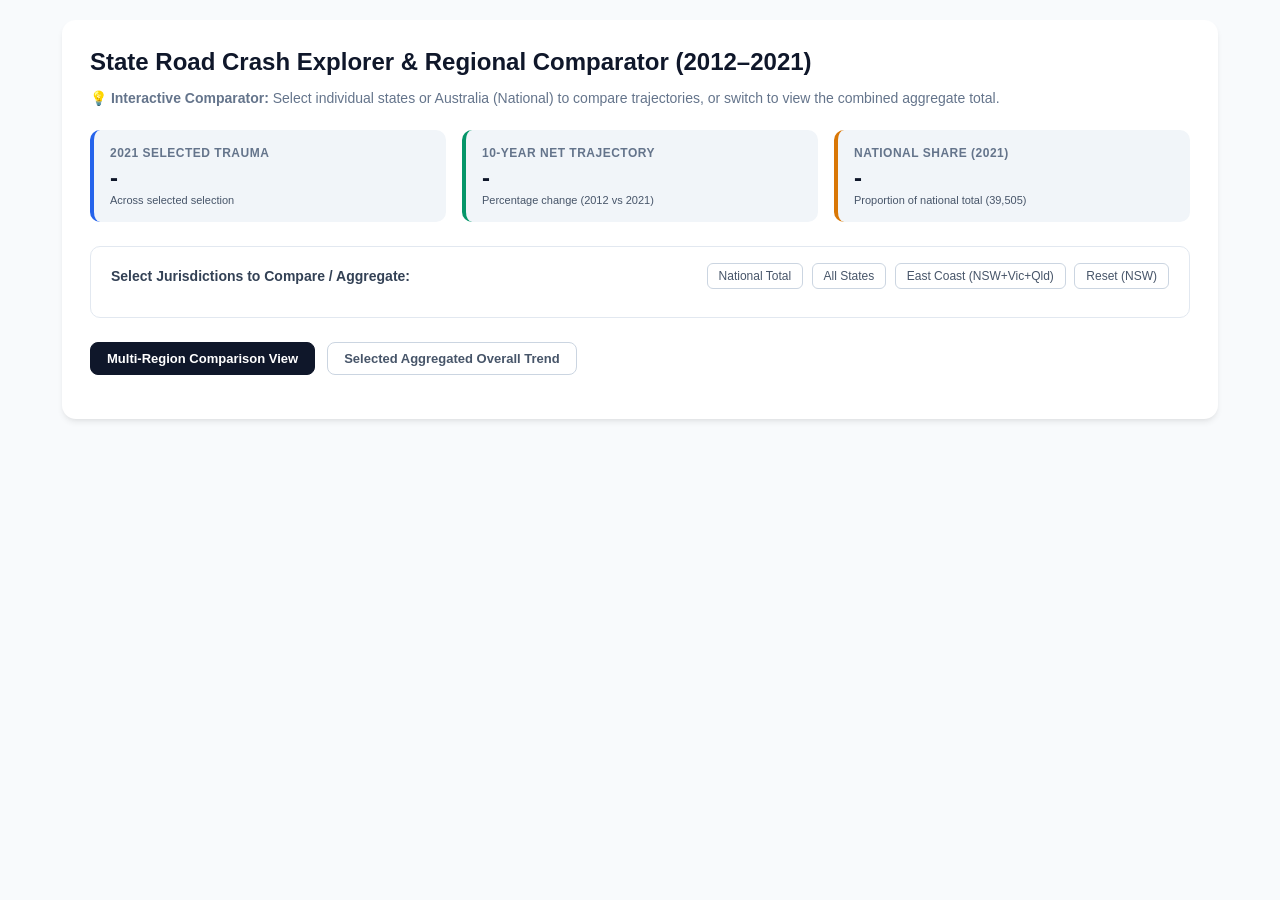
<file: charts/initial/multi_state_comparison_dashboard.html>
<!DOCTYPE html>
<html lang="en">
<head>
  <meta charset="UTF-8">
  <title>Australian State Trauma Explorer & Multi-Region Comparator (D3.js)</title>
  <script src="https://d3js.org/d3.v7.min.js"></script>
  <style>
    body {
      font-family: -apple-system, BlinkMacSystemFont, "Segoe UI", Roboto, sans-serif;
      background-color: #f8fafc;
      margin: 20px;
      color: #1e293b;
    }
    .card {
      background: #ffffff;
      padding: 28px;
      border-radius: 14px;
      box-shadow: 0 4px 6px -1px rgba(0,0,0,0.08), 0 2px 4px -2px rgba(0,0,0,0.05);
      max-width: 1100px;
      margin: 0 auto;
    }
    h2 {
      margin-top: 0;
      margin-bottom: 6px;
      color: #0f172a;
    }
    p.subtitle {
      color: #64748b;
      font-size: 14px;
      margin-bottom: 24px;
    }
    .metrics-row {
      display: grid;
      grid-template-columns: repeat(3, 1fr);
      gap: 16px;
      margin-bottom: 24px;
    }
    .metric-card {
      background: #f1f5f9;
      padding: 16px;
      border-radius: 10px;
      border-left: 4px solid #2563eb;
    }
    .metric-label {
      font-size: 12px;
      color: #64748b;
      font-weight: 600;
      text-transform: uppercase;
      letter-spacing: 0.5px;
    }
    .metric-value {
      font-size: 24px;
      font-weight: bold;
      color: #0f172a;
      margin-top: 4px;
    }
    .metric-desc {
      font-size: 11px;
      color: #475569;
      margin-top: 2px;
    }
    .filter-section {
      background: #ffffff;
      border: 1px solid #e2e8f0;
      border-radius: 10px;
      padding: 16px 20px;
      margin-bottom: 24px;
    }
    .filter-header {
      display: flex;
      justify-content: space-between;
      align-items: center;
      margin-bottom: 12px;
      flex-wrap: wrap;
      gap: 10px;
    }
    .filter-title {
      font-size: 14px;
      font-weight: 600;
      color: #334155;
    }
    .filter-actions button {
      background: none;
      border: 1px solid #cbd5e1;
      border-radius: 6px;
      padding: 5px 11px;
      font-size: 12px;
      font-weight: 500;
      color: #475569;
      cursor: pointer;
      margin-left: 4px;
      transition: all 0.15s ease;
    }
    .filter-actions button:hover {
      background: #f1f5f9;
      color: #0f172a;
    }
    .chips-container {
      display: flex;
      flex-wrap: wrap;
      gap: 8px;
    }
    .chip {
      display: inline-flex;
      align-items: center;
      gap: 6px;
      padding: 6px 14px;
      border-radius: 20px;
      font-size: 13px;
      font-weight: 600;
      cursor: pointer;
      border: 1.5px solid transparent;
      user-select: none;
      transition: all 0.2s ease;
    }
    .chip.active {
      color: #ffffff;
    }
    .chip.inactive {
      background: #f8fafc !important;
      color: #94a3b8 !important;
      border-color: #e2e8f0 !important;
    }
    .chip-dot {
      width: 8px;
      height: 8px;
      border-radius: 50%;
      background: currentColor;
    }

    .view-toggle {
      display: flex;
      gap: 12px;
      margin-bottom: 16px;
    }
    .toggle-btn {
      padding: 8px 16px;
      border-radius: 8px;
      font-size: 13px;
      font-weight: 600;
      border: 1px solid #cbd5e1;
      background: #ffffff;
      color: #475569;
      cursor: pointer;
      transition: all 0.2s ease;
    }
    .toggle-btn.active {
      background: #0f172a;
      color: #ffffff;
      border-color: #0f172a;
    }
    .axis line, .axis path {
      stroke: #cbd5e1;
    }
    .axis text {
      fill: #475569;
      font-size: 12px;
    }
    .grid line {
      stroke: #f1f5f9;
      stroke-opacity: 0.8;
      shape-rendering: crispEdges;
    }
    .line {
      fill: none;
      stroke-width: 2.5;
    }
    .line.national-line {
      stroke-dasharray: 6 4;
      stroke-width: 3.5;
    }
    .line-overall {
      fill: none;
      stroke: #0f172a;
      stroke-width: 3.5;
    }
    .area-overall {
      fill: #0f172a;
      opacity: 0.05;
    }
    .dot {
      cursor: pointer;
      transition: r 0.2s;
    }
    .dot:hover {
      r: 6.5;
    }
    .d3-tooltip {
      position: absolute;
      text-align: left;
      padding: 10px 14px;
      font-size: 12px;
      background: rgba(15, 23, 42, 0.95);
      color: #ffffff;
      border-radius: 8px;
      pointer-events: none;
      opacity: 0;
      transition: opacity 0.15s ease;
      box-shadow: 0 4px 10px rgba(0,0,0,0.2);
      z-index: 100;
    }
  </style>
</head>
<body>

<div class="card">
  <h2>State Road Crash Explorer & Regional Comparator (2012–2021)</h2>
  <p class="subtitle">💡 <b>Interactive Comparator:</b> Select individual states or Australia (National) to compare trajectories, or switch to view the combined aggregate total.</p>

  <div class="metrics-row">
    <div class="metric-card" style="border-left-color: #2563eb;">
      <div class="metric-label">2021 Selected Trauma</div>
      <div class="metric-value" id="metric-total">-</div>
      <div class="metric-desc" id="metric-share">Across selected selection</div>
    </div>
    <div class="metric-card" style="border-left-color: #059669;">
      <div class="metric-label">10-Year Net Trajectory</div>
      <div class="metric-value" id="metric-change">-</div>
      <div class="metric-desc">Percentage change (2012 vs 2021)</div>
    </div>
    <div class="metric-card" style="border-left-color: #d97706;">
      <div class="metric-label">National Share (2021)</div>
      <div class="metric-value" id="metric-nat-pct">-</div>
      <div class="metric-desc">Proportion of national total (39,505)</div>
    </div>
  </div>

  <div class="filter-section">
    <div class="filter-header">
      <span class="filter-title">Select Jurisdictions to Compare / Aggregate:</span>
      <div class="filter-actions">
        <button id="btn-national-only">National Total</button>
        <button id="btn-select-all">All States</button>
        <button id="btn-east-coast">East Coast (NSW+Vic+Qld)</button>
        <button id="btn-clear-all">Reset (NSW)</button>
      </div>
    </div>
    <div class="chips-container" id="chips-container"></div>
  </div>

  <div class="view-toggle">
    <button class="toggle-btn active" id="btn-mode-compare">Multi-Region Comparison View</button>
    <button class="toggle-btn" id="btn-mode-overall">Selected Aggregated Overall Trend</button>
  </div>

  <div id="chart-container"></div>
</div>

<script>
  const rawData = [
    { year: 2012, Australia: 34024, NSW: 11121, Vic: 8098, Qld: 6813, WA: 3493, SA: 2311, Tas: 536, NT: 496, ACT: 601 },
    { year: 2013, Australia: 35001, NSW: 11421, Vic: 7784, Qld: 7821, WA: 3475, SA: 2221, Tas: 570, NT: 561, ACT: 573 },
    { year: 2014, Australia: 35515, NSW: 11313, Vic: 8523, Qld: 7725, WA: 3154, SA: 2381, Tas: 646, NT: 575, ACT: 542 },
    { year: 2015, Australia: 37082, NSW: 11084, Vic: 9198, Qld: 8306, WA: 3183, SA: 2467, Tas: 677, NT: 691, ACT: 700 },
    { year: 2016, Australia: 38963, NSW: 11474, Vic: 10360, Qld: 8702, WA: 3031, SA: 2654, Tas: 657, NT: 709, ACT: 654 },
    { year: 2017, Australia: 39339, NSW: 11016, Vic: 10794, Qld: 9134, WA: 3195, SA: 2394, Tas: 659, NT: 703, ACT: 632 },
    { year: 2018, Australia: 39590, NSW: 9794, Vic: 11453, Qld: 9381, WA: 3274, SA: 2489, Tas: 781, NT: 832, ACT: 712 },
    { year: 2019, Australia: 39866, NSW: 9942, Vic: 11392, Qld: 9515, WA: 3534, SA: 2457, Tas: 708, NT: 656, ACT: 665 },
    { year: 2020, Australia: 37966, NSW: 9274, Vic: 9884, Qld: 9801, WA: 3636, SA: 2503, Tas: 778, NT: 787, ACT: 629 },
    { year: 2021, Australia: 39505, NSW: 9003, Vic: 11130, Qld: 10447, WA: 3568, SA: 2632, Tas: 805, NT: 710, ACT: 740 }
  ];

  const nationalTotal2021 = 39505;

  const allJurisdictions = ["Australia", "NSW", "Vic", "Qld", "WA", "SA", "Tas", "ACT", "NT"];
  const individualStates = ["NSW", "Vic", "Qld", "WA", "SA", "Tas", "ACT", "NT"];

  const stateColors = {
    Australia: "#0f172a",
    NSW: "#2563eb",
    Vic: "#059669",
    Qld: "#d97706",
    WA: "#dc2626",
    SA: "#7c3aed",
    Tas: "#0891b2",
    ACT: "#db2777",
    NT: "#ea580c"
  };

  let selectedStates = new Set(["Australia", "NSW"]);
  let currentMode = "compare";

  const margin = { top: 30, right: 30, bottom: 50, left: 65 };
  const width = 1000 - margin.left - margin.right;
  const height = 480 - margin.top - margin.bottom;

  const svg = d3.select("#chart-container")
    .append("svg")
    .attr("viewBox", `0 0 ${width + margin.left + margin.right} ${height + margin.top + margin.bottom}`)
    .attr("width", "100%")
    .attr("height", "100%")
    .append("g")
    .attr("transform", `translate(${margin.left},${margin.top})`);

  const gridG = svg.append("g").attr("class", "grid");
  const xAxisG = svg.append("g").attr("class", "axis").attr("transform", `translate(0,${height})`);
  const yAxisG = svg.append("g").attr("class", "axis");
  const contentG = svg.append("g").attr("class", "content");

  svg.append("text")
    .attr("x", width / 2)
    .attr("y", height + 42)
    .attr("text-anchor", "middle")
    .attr("fill", "#475569")
    .attr("font-size", "13px")
    .text("Calendar Year");

  const yLabel = svg.append("text")
    .attr("transform", "rotate(-90)")
    .attr("x", -height / 2)
    .attr("y", -50)
    .attr("text-anchor", "middle")
    .attr("fill", "#475569")
    .attr("font-size", "13px")
    .text("Hospitalisations");

  const tooltip = d3.select("body").append("div").attr("class", "d3-tooltip");

  const chipsContainer = d3.select("#chips-container");
  
  allJurisdictions.forEach(st => {
    const chip = chipsContainer.append("div")
      .attr("class", `chip ${selectedStates.has(st) ? 'active' : 'inactive'}`)
      .attr("id", `chip-${st}`)
      .style("background", selectedStates.has(st) ? stateColors[st] : "#f8fafc")
      .style("border-color", stateColors[st])
      .on("click", () => toggleState(st));

    chip.append("span").attr("class", "chip-dot");
    chip.append("span").text(st === "Australia" ? "Australia (National)" : st);
  });

  function toggleState(st) {
    if (selectedStates.has(st)) {
      if (selectedStates.size > 1) {
        selectedStates.delete(st);
      }
    } else {
      selectedStates.add(st);
    }
    updateChipsUI();
    updateDashboard();
  }

  function updateChipsUI() {
    allJurisdictions.forEach(st => {
      const active = selectedStates.has(st);
      d3.select(`#chip-${st}`)
        .attr("class", `chip ${active ? 'active' : 'inactive'}`)
        .style("background", active ? stateColors[st] : "#f8fafc");
    });
  }

  d3.select("#btn-national-only").on("click", () => {
    selectedStates = new Set(["Australia"]);
    updateChipsUI();
    updateDashboard();
  });

  d3.select("#btn-select-all").on("click", () => {
    selectedStates = new Set(individualStates);
    updateChipsUI();
    updateDashboard();
  });

  d3.select("#btn-clear-all").on("click", () => {
    selectedStates = new Set(["NSW"]);
    updateChipsUI();
    updateDashboard();
  });

  d3.select("#btn-east-coast").on("click", () => {
    selectedStates = new Set(["NSW", "Vic", "Qld"]);
    updateChipsUI();
    updateDashboard();
  });

  d3.select("#btn-mode-compare").on("click", function() {
    currentMode = "compare";
    d3.selectAll(".toggle-btn").classed("active", false);
    d3.select(this).classed("active", true);
    updateDashboard();
  });

  d3.select("#btn-mode-overall").on("click", function() {
    currentMode = "overall";
    d3.selectAll(".toggle-btn").classed("active", false);
    d3.select(this).classed("active", true);
    updateDashboard();
  });

  function updateDashboard() {
    const activeList = Array.from(selectedStates);

    let total2012 = 0;
    let total2021 = 0;

    if (activeList.includes("Australia") && activeList.length === 1) {
      total2012 = rawData.find(d => d.year === 2012).Australia;
      total2021 = rawData.find(d => d.year === 2021).Australia;
    } else {
      const stateOnly = activeList.filter(s => s !== "Australia");
      const listToSum = stateOnly.length > 0 ? stateOnly : ["Australia"];
      
      rawData.forEach(row => {
        if (row.year === 2012) listToSum.forEach(st => total2012 += row[st]);
        if (row.year === 2021) listToSum.forEach(st => total2021 += row[st]);
      });
    }

    const netChange = (((total2021 - total2012) / total2012) * 100).toFixed(1);
    const natShare = Math.min(100, ((total2021 / nationalTotal2021) * 100)).toFixed(1);

    d3.select("#metric-total").text(total2021.toLocaleString());
    d3.select("#metric-share").text(activeList.includes("Australia") && activeList.length === 1 
      ? "Official National Aggregate" 
      : `Across ${activeList.filter(s => s !== 'Australia').length || 1} selected jurisdiction(s)`);
    
    d3.select("#metric-change")
      .text(`${netChange > 0 ? '+' : ''}${netChange}%`)
      .style("color", netChange > 0 ? "#dc2626" : "#059669");
    d3.select("#metric-nat-pct").text(`${natShare}%`);

    const x = d3.scaleLinear().domain([2012, 2021]).range([0, width]);

    let yMax = 0;
    if (currentMode === "overall") {
      const stateOnly = activeList.filter(s => s !== "Australia");
      const listToSum = stateOnly.length > 0 ? stateOnly : ["Australia"];
      const annualSums = rawData.map(d => d3.sum(listToSum, st => d[st]));
      yMax = d3.max(annualSums) * 1.12;
    } else {
      const maxValues = activeList.map(st => d3.max(rawData, d => d[st]));
      yMax = (d3.max(maxValues) || 1000) * 1.15;
    }

    const y = d3.scaleLinear().domain([0, yMax]).nice().range([height, 0]);

    gridG.transition().duration(600).call(d3.axisLeft(y).tickSize(-width).tickFormat(""));
    xAxisG.call(d3.axisBottom(x).ticks(10).tickFormat(d3.format("d")));
    yAxisG.transition().duration(600).call(d3.axisLeft(y).ticks(8).tickFormat(d => (d >= 1000 ? `${d / 1000}k` : d)));

    yLabel.text(currentMode === "overall" ? "Aggregated Hospitalisations" : "Hospitalisations");


    contentG.selectAll("*").remove();

    const lineGen = d3.line()
      .x(d => x(d.year))
      .y(d => y(d.value))
      .curve(d3.curveMonotoneX);

    if (currentMode === "overall") {

      const stateOnly = activeList.filter(s => s !== "Australia");
      const listToSum = stateOnly.length > 0 ? stateOnly : ["Australia"];

      const aggregatedSeries = rawData.map(d => ({
        year: d.year,
        value: d3.sum(listToSum, st => d[st])
      }));

      const areaGen = d3.area()
        .x(d => x(d.year))
        .y0(height)
        .y1(d => y(d.value))
        .curve(d3.curveMonotoneX);

      contentG.append("path")
        .datum(aggregatedSeries)
        .attr("class", "area-overall")
        .attr("d", areaGen);

      contentG.append("path")
        .datum(aggregatedSeries)
        .attr("class", "line-overall")
        .attr("d", lineGen);

      contentG.selectAll(".dot")
        .data(aggregatedSeries)
        .enter()
        .append("circle")
        .attr("class", "dot")
        .attr("cx", d => x(d.year))
        .attr("cy", d => y(d.value))
        .attr("r", 5)
        .attr("fill", "#0f172a")
        .on("mouseover", (event, d) => {
          tooltip.style("opacity", 1)
            .html(`<b>Combined Total</b><br>Year: ${d.year}<br>Hospitalisations: <b>${d.value.toLocaleString()}</b><br>Included: ${listToSum.join(', ')}`);
        })
        .on("mousemove", event => {
          tooltip.style("left", (event.pageX + 12) + "px").style("top", (event.pageY - 28) + "px");
        })
        .on("mouseout", () => tooltip.style("opacity", 0));

    } else {
      activeList.forEach(st => {
        const stateData = rawData.map(d => ({ year: d.year, value: d[st] }));
        const isNational = st === "Australia";

        const group = contentG.append("g").attr("class", `state-group-${st}`);

        group.append("path")
          .datum(stateData)
          .attr("class", isNational ? "line national-line" : "line")
          .attr("stroke", stateColors[st])
          .attr("d", lineGen);

        group.selectAll(".dot")
          .data(stateData)
          .enter()
          .append("circle")
          .attr("class", "dot")
          .attr("cx", d => x(d.year))
          .attr("cy", d => y(d.value))
          .attr("r", isNational ? 5 : 4)
          .attr("fill", stateColors[st])
          .on("mouseover", (event, d) => {
            tooltip.style("opacity", 1)
              .html(`<b>${isNational ? 'Australia (National Total)' : st}</b><br>Year: ${d.year}<br>Hospitalisations: <b>${d.value.toLocaleString()}</b>`);
          })
          .on("mousemove", event => {
            tooltip.style("left", (event.pageX + 12) + "px").style("top", (event.pageY - 28) + "px");
          })
          .on("mouseout", () => tooltip.style("opacity", 0));
      });
    }
  }

  updateDashboard();
</script>
</body>
</html>
</file>
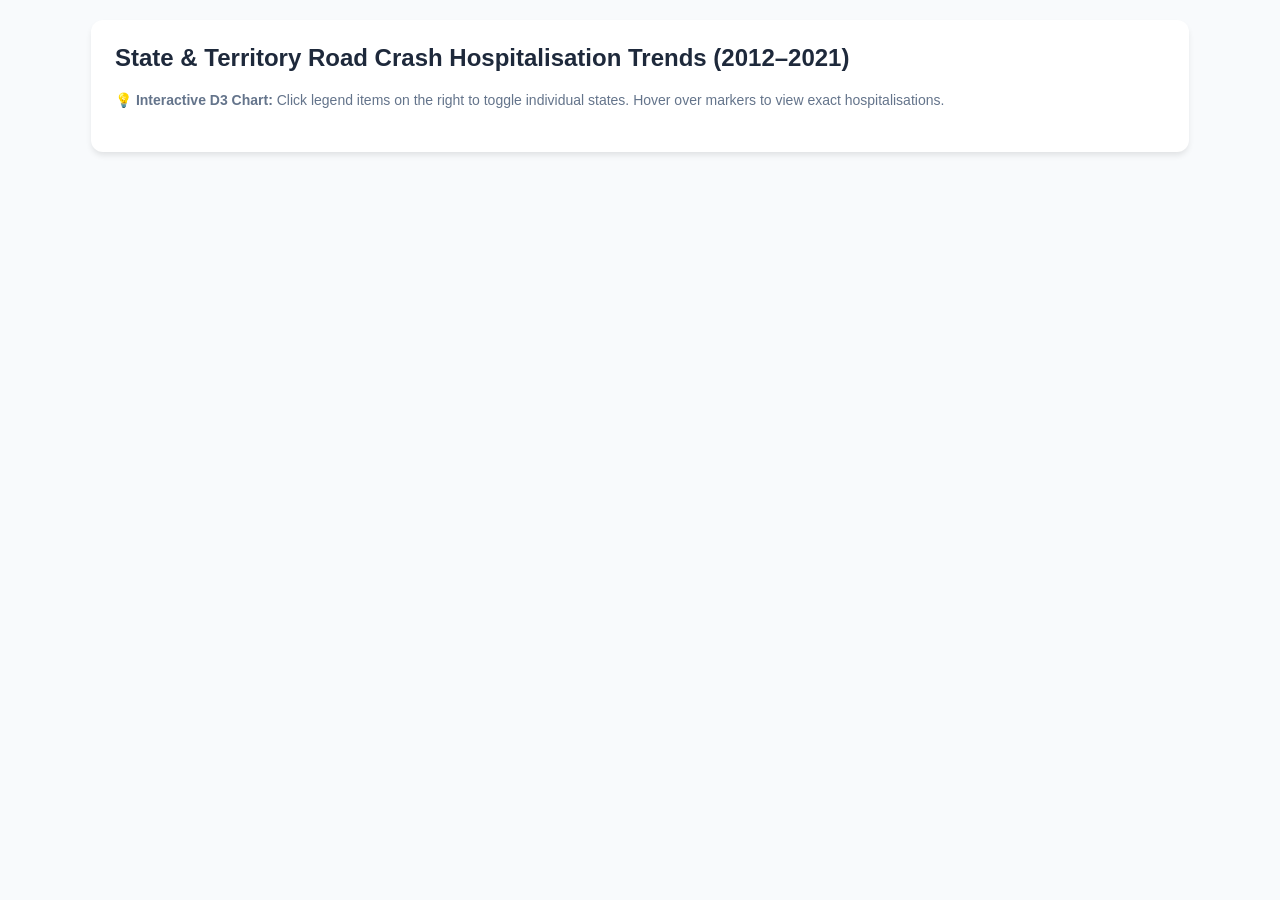
<file: charts/initial/q1_multi_line_chart.html>
<!DOCTYPE html>
<html lang="en">
<head>
  <meta charset="UTF-8">
  <title>Q1: State Road Crash Trends (2012–2021) - D3.js</title>
  <script src="https://d3js.org/d3.v7.min.js"></script>
  <style>
    body {
      font-family: -apple-system, BlinkMacSystemFont, "Segoe UI", Roboto, sans-serif;
      background-color: #f8fafc;
      margin: 20px;
    }
    .card {
      background: #ffffff;
      padding: 24px;
      border-radius: 12px;
      box-shadow: 0 4px 6px -1px rgba(0,0,0,0.1);
      max-width: 1050px;
      margin: 0 auto;
    }
    h2 {
      margin-top: 0;
      color: #1e293b;
    }
    p.subtitle {
      color: #64748b;
      font-size: 14px;
      margin-bottom: 20px;
    }
    .axis line, .axis path {
      stroke: #cbd5e1;
    }
    .axis text {
      fill: #475569;
      font-size: 12px;
    }
    .grid line {
      stroke: #f1f5f9;
      stroke-opacity: 0.8;
      shape-rendering: crispEdges;
    }
    .line {
      fill: none;
      stroke-width: 2.5;
      transition: opacity 0.2s;
    }
    .dot {
      cursor: pointer;
      transition: r 0.2s;
    }
    .dot:hover {
      r: 6;
    }
    .d3-tooltip {
      position: absolute;
      text-align: left;
      padding: 8px 12px;
      font-size: 12px;
      background: rgba(15, 23, 42, 0.9);
      color: #ffffff;
      border-radius: 6px;
      pointer-events: none;
      opacity: 0;
      transition: opacity 0.15s ease;
      box-shadow: 0 4px 6px rgba(0,0,0,0.15);
      z-index: 100;
    }
    .legend-item {
      cursor: pointer;
      user-select: none;
    }
    .legend-item:hover text {
      font-weight: bold;
    }
    .legend-item.disabled text {
      fill: #94a3b8;
      text-decoration: line-through;
    }
    .legend-item.disabled rect {
      fill: #cbd5e1 !important;
    }
  </style>
</head>
<body>

<div class="card">
  <h2>State & Territory Road Crash Hospitalisation Trends (2012–2021)</h2>
  <p class="subtitle">💡 <b>Interactive D3 Chart:</b> Click legend items on the right to toggle individual states. Hover over markers to view exact hospitalisations.</p>
  <div id="chart-container"></div>
</div>

<script>
  const rawData = [
    { year: 2012, NSW: 11121, Vic: 8098, Qld: 6813, WA: 3493, SA: 2311, Tas: 536, NT: 496, ACT: 601 },
    { year: 2013, NSW: 11421, Vic: 7784, Qld: 7821, WA: 3475, SA: 2221, Tas: 570, NT: 561, ACT: 573 },
    { year: 2014, NSW: 11313, Vic: 8523, Qld: 7725, WA: 3154, SA: 2381, Tas: 646, NT: 575, ACT: 542 },
    { year: 2015, NSW: 11084, Vic: 9198, Qld: 8306, WA: 3183, SA: 2467, Tas: 677, NT: 691, ACT: 700 },
    { year: 2016, NSW: 11474, Vic: 10360, Qld: 8702, WA: 3031, SA: 2654, Tas: 657, NT: 709, ACT: 654 },
    { year: 2017, NSW: 11016, Vic: 10794, Qld: 9134, WA: 3195, SA: 2394, Tas: 659, NT: 703, ACT: 632 },
    { year: 2018, NSW: 9794, Vic: 11453, Qld: 9381, WA: 3274, SA: 2489, Tas: 781, NT: 832, ACT: 712 },
    { year: 2019, NSW: 9942, Vic: 11392, Qld: 9515, WA: 3534, SA: 2457, Tas: 708, NT: 656, ACT: 665 },
    { year: 2020, NSW: 9274, Vic: 9884, Qld: 9801, WA: 3636, SA: 2503, Tas: 778, NT: 787, ACT: 629 },
    { year: 2021, NSW: 9003, Vic: 11130, Qld: 10447, WA: 3568, SA: 2632, Tas: 805, NT: 710, ACT: 740 }
  ];

  const jurisdictions = ["NSW", "Vic", "Qld", "WA", "SA", "Tas", "ACT", "NT"];

  const series = jurisdictions.map(key => ({
    name: key,
    values: rawData.map(d => ({ year: d.year, value: d[key] })),
    visible: true
  }));

  const margin = { top: 30, right: 130, bottom: 50, left: 65 };
  const width = 960 - margin.left - margin.right;
  const height = 500 - margin.top - margin.bottom;

  const svg = d3.select("#chart-container")
    .append("svg")
    .attr("viewBox", `0 0 ${width + margin.left + margin.right} ${height + margin.top + margin.bottom}`)
    .attr("width", "100%")
    .attr("height", "100%")
    .append("g")
    .attr("transform", `translate(${margin.left},${margin.top})`);

  const colorScale = d3.scaleOrdinal()
    .domain(jurisdictions)
    .range(["#2563eb", "#059669", "#d97706", "#dc2626", "#7c3aed", "#0891b2", "#db2777", "#ea580c"]);

  const x = d3.scaleLinear()
    .domain(d3.extent(rawData, d => d.year))
    .range([0, width]);

  const y = d3.scaleLinear()
    .domain([0, 13000])
    .nice()
    .range([height, 0]);

  svg.append("g")
    .attr("class", "grid")
    .call(d3.axisLeft(y).tickSize(-width).tickFormat(""));

  svg.append("g")
    .attr("class", "axis")
    .attr("transform", `translate(0,${height})`)
    .call(d3.axisBottom(x).ticks(10).tickFormat(d3.format("d")));

  svg.append("g")
    .attr("class", "axis")
    .call(d3.axisLeft(y).ticks(8).tickFormat(d => (d >= 1000 ? `${d / 1000}k` : d)));

  svg.append("text")
    .attr("x", width / 2)
    .attr("y", height + 42)
    .attr("text-anchor", "middle")
    .attr("fill", "#475569")
    .attr("font-size", "13px")
    .text("Calendar Year");

  svg.append("text")
    .attr("transform", "rotate(-90)")
    .attr("x", -height / 2)
    .attr("y", -50)
    .attr("text-anchor", "middle")
    .attr("fill", "#475569")
    .attr("font-size", "13px")
    .text("Number of Hospitalisations");

  const lineGenerator = d3.line()
    .x(d => x(d.year))
    .y(d => y(d.value))
    .curve(d3.curveMonotoneX);

  // Tooltip
  const tooltip = d3.select("body").append("div").attr("class", "d3-tooltip");

  const lineGroups = svg.selectAll(".series-group")
    .data(series)
    .enter()
    .append("g")
    .attr("class", d => `series-group group-${d.name}`);

  lineGroups.append("path")
    .attr("class", "line")
    .attr("d", d => lineGenerator(d.values))
    .attr("stroke", d => colorScale(d.name));

  lineGroups.selectAll(".dot")
    .data(d => d.values.map(v => ({ ...v, name: d.name })))
    .enter()
    .append("circle")
    .attr("class", "dot")
    .attr("cx", d => x(d.year))
    .attr("cy", d => y(d.value))
    .attr("r", 4)
    .attr("fill", d => colorScale(d.name))
    .on("mouseover", (event, d) => {
      tooltip.style("opacity", 1)
        .html(`<b>${d.name}</b><br>Year: ${d.year}<br>Hospitalisations: ${d.value.toLocaleString()}`);
    })
    .on("mousemove", event => {
      tooltip.style("left", (event.pageX + 12) + "px")
             .style("top", (event.pageY - 28) + "px");
    })
    .on("mouseout", () => tooltip.style("opacity", 0));

  const legend = svg.append("g")
    .attr("transform", `translate(${width + 25}, 15)`);

  const legendItems = legend.selectAll(".legend-item")
    .data(series)
    .enter()
    .append("g")
    .attr("class", "legend-item")
    .attr("transform", (d, i) => `translate(0, ${i * 26})`)
    .on("click", function(event, d) {
      d.visible = !d.visible;
      d3.select(this).classed("disabled", !d.visible);
      svg.select(`.group-${d.name}`)
        .transition()
        .duration(200)
        .style("opacity", d.visible ? 1 : 0)
        .style("pointer-events", d.visible ? "all" : "none");
    });

  legendItems.append("rect")
    .attr("width", 14)
    .attr("height", 14)
    .attr("rx", 3)
    .attr("fill", d => colorScale(d.name));

  legendItems.append("text")
    .attr("x", 20)
    .attr("y", 11)
    .attr("fill", "#334155")
    .attr("font-size", "12px")
    .text(d => d.name);
</script>
</body>
</html>
</file>
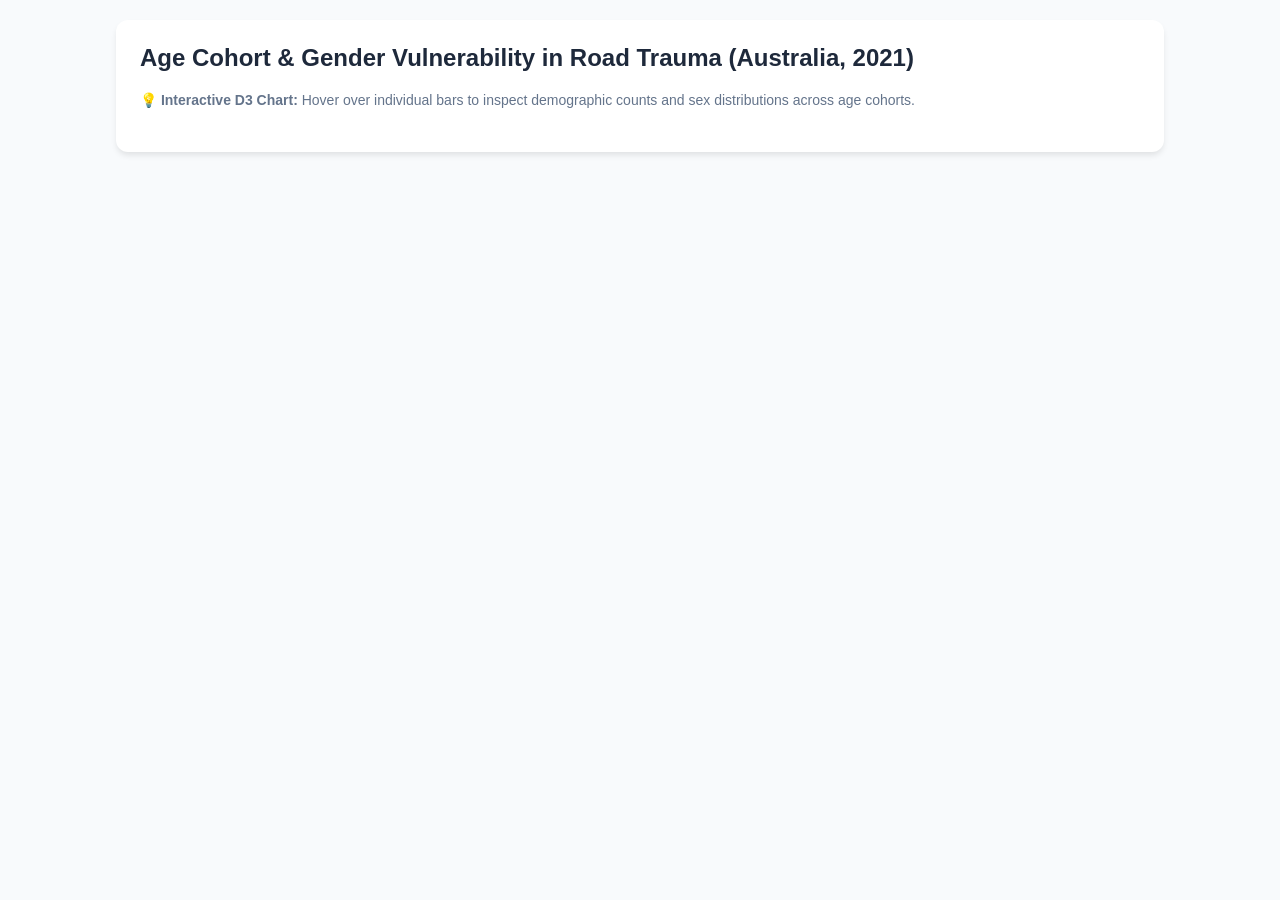
<file: charts/initial/q2_age_gender_chart.html>
<!DOCTYPE html>
<html lang="en">
<head>
  <meta charset="UTF-8">
  <title>Q2: Age Cohort & Gender Vulnerability (D3.js)</title>
  <script src="https://d3js.org/d3.v7.min.js"></script>
  <style>
    body {
      font-family: -apple-system, BlinkMacSystemFont, "Segoe UI", Roboto, sans-serif;
      background-color: #f8fafc;
      margin: 20px;
    }
    .card {
      background: #ffffff;
      padding: 24px;
      border-radius: 12px;
      box-shadow: 0 4px 6px -1px rgba(0,0,0,0.1);
      max-width: 1000px;
      margin: 0 auto;
    }
    h2 {
      margin-top: 0;
      color: #1e293b;
    }
    p.subtitle {
      color: #64748b;
      font-size: 14px;
      margin-bottom: 20px;
    }
    .axis line, .axis path {
      stroke: #cbd5e1;
    }
    .axis text {
      fill: #475569;
      font-size: 12px;
    }
    .grid line {
      stroke: #f1f5f9;
      stroke-opacity: 0.8;
      shape-rendering: crispEdges;
    }
    .bar {
      cursor: pointer;
      transition: opacity 0.2s;
    }
    .bar:hover {
      opacity: 0.82;
    }
    .d3-tooltip {
      position: absolute;
      text-align: left;
      padding: 8px 12px;
      font-size: 12px;
      background: rgba(15, 23, 42, 0.9);
      color: #ffffff;
      border-radius: 6px;
      pointer-events: none;
      opacity: 0;
      transition: opacity 0.15s ease;
      box-shadow: 0 4px 6px rgba(0,0,0,0.15);
      z-index: 100;
    }
  </style>
</head>
<body>

<div class="card">
  <h2>Age Cohort & Gender Vulnerability in Road Trauma (Australia, 2021)</h2>
  <p class="subtitle">💡 <b>Interactive D3 Chart:</b> Hover over individual bars to inspect demographic counts and sex distributions across age cohorts.</p>
  <div id="chart-container"></div>
</div>

<script>
  const data = [
    { ageGroup: '0-7',   Male: 416,  Female: 291 },
    { ageGroup: '8-16',  Male: 2150, Female: 713 },
    { ageGroup: '17-25', Male: 5226, Female: 2783 },
    { ageGroup: '26-39', Male: 6186, Female: 3237 },
    { ageGroup: '40-64', Male: 8702, Female: 4324 },
    { ageGroup: '65-74', Male: 1795, Female: 1223 },
    { ageGroup: '75+',   Male: 1313, Female: 1145 }
  ];

  const subgroups = ['Male', 'Female'];
  const groups = data.map(d => d.ageGroup);

  const margin = { top: 30, right: 30, bottom: 50, left: 65 };
  const width = 920 - margin.left - margin.right;
  const height = 480 - margin.top - margin.bottom;

  const svg = d3.select("#chart-container")
    .append("svg")
    .attr("viewBox", `0 0 ${width + margin.left + margin.right} ${height + margin.top + margin.bottom}`)
    .attr("width", "100%")
    .attr("height", "100%")
    .append("g")
    .attr("transform", `translate(${margin.left},${margin.top})`);

  const x0 = d3.scaleBand()
    .domain(groups)
    .range([0, width])
    .paddingInner(0.25);

  const x1 = d3.scaleBand()
    .domain(subgroups)
    .range([0, x0.bandwidth()])
    .padding(0.08);

  const y = d3.scaleLinear()
    .domain([0, 9500])
    .nice()
    .range([height, 0]);

  const color = d3.scaleOrdinal()
    .domain(subgroups)
    .range(['#2563eb', '#ec4899']);

  svg.append("g")
    .attr("class", "grid")
    .call(d3.axisLeft(y).tickSize(-width).tickFormat(""));

  svg.append("g")
    .attr("class", "axis")
    .attr("transform", `translate(0,${height})`)
    .call(d3.axisBottom(x0));

  svg.append("g")
    .attr("class", "axis")
    .call(d3.axisLeft(y).ticks(8).tickFormat(d => (d >= 1000 ? `${d / 1000}k` : d)));

  svg.append("text")
    .attr("x", width / 2)
    .attr("y", height + 42)
    .attr("text-anchor", "middle")
    .attr("fill", "#475569")
    .attr("font-size", "13px")
    .text("Age Group (Years)");

  svg.append("text")
    .attr("transform", "rotate(-90)")
    .attr("x", -height / 2)
    .attr("y", -50)
    .attr("text-anchor", "middle")
    .attr("fill", "#475569")
    .attr("font-size", "13px")
    .text("Number of Hospitalisations");

  const tooltip = d3.select("body").append("div").attr("class", "d3-tooltip");

  svg.append("g")
    .selectAll("g")
    .data(data)
    .enter()
    .append("g")
      .attr("transform", d => `translate(${x0(d.ageGroup)}, 0)`)
    .selectAll("rect")
    .data(d => subgroups.map(key => ({ key: key, value: d[key], ageGroup: d.ageGroup })))
    .enter()
    .append("rect")
      .attr("class", "bar")
      .attr("x", d => x1(d.key))
      .attr("y", height) 
      .attr("width", x1.bandwidth())
      .attr("height", 0)
      .attr("rx", 3) 
      .attr("fill", d => color(d.key))
      .on("mouseover", (event, d) => {
        tooltip.style("opacity", 1)
          .html(`<b>Age Group: ${d.ageGroup}</b><br>Sex: ${d.key}<br>Hospitalisations: ${d.value.toLocaleString()}`);
      })
      .on("mousemove", event => {
        tooltip.style("left", (event.pageX + 12) + "px")
               .style("top", (event.pageY - 28) + "px");
      })
      .on("mouseout", () => tooltip.style("opacity", 0))
      .transition()
      .duration(750)
      .delay((d, i) => i * 100)
      .attr("y", d => y(d.value))
      .attr("height", d => height - y(d.value));

  const legend = svg.append("g")
    .attr("transform", `translate(${width - 120}, 10)`);

  subgroups.forEach((key, i) => {
    const legendRow = legend.append("g")
      .attr("transform", `translate(0, ${i * 22})`);

    legendRow.append("rect")
      .attr("width", 14)
      .attr("height", 14)
      .attr("rx", 3)
      .attr("fill", color(key));

    legendRow.append("text")
      .attr("x", 22)
      .attr("y", 11)
      .attr("fill", "#334155")
      .attr("font-size", "13px")
      .text(key);
  });
</script>
</body>
</html>
</file>
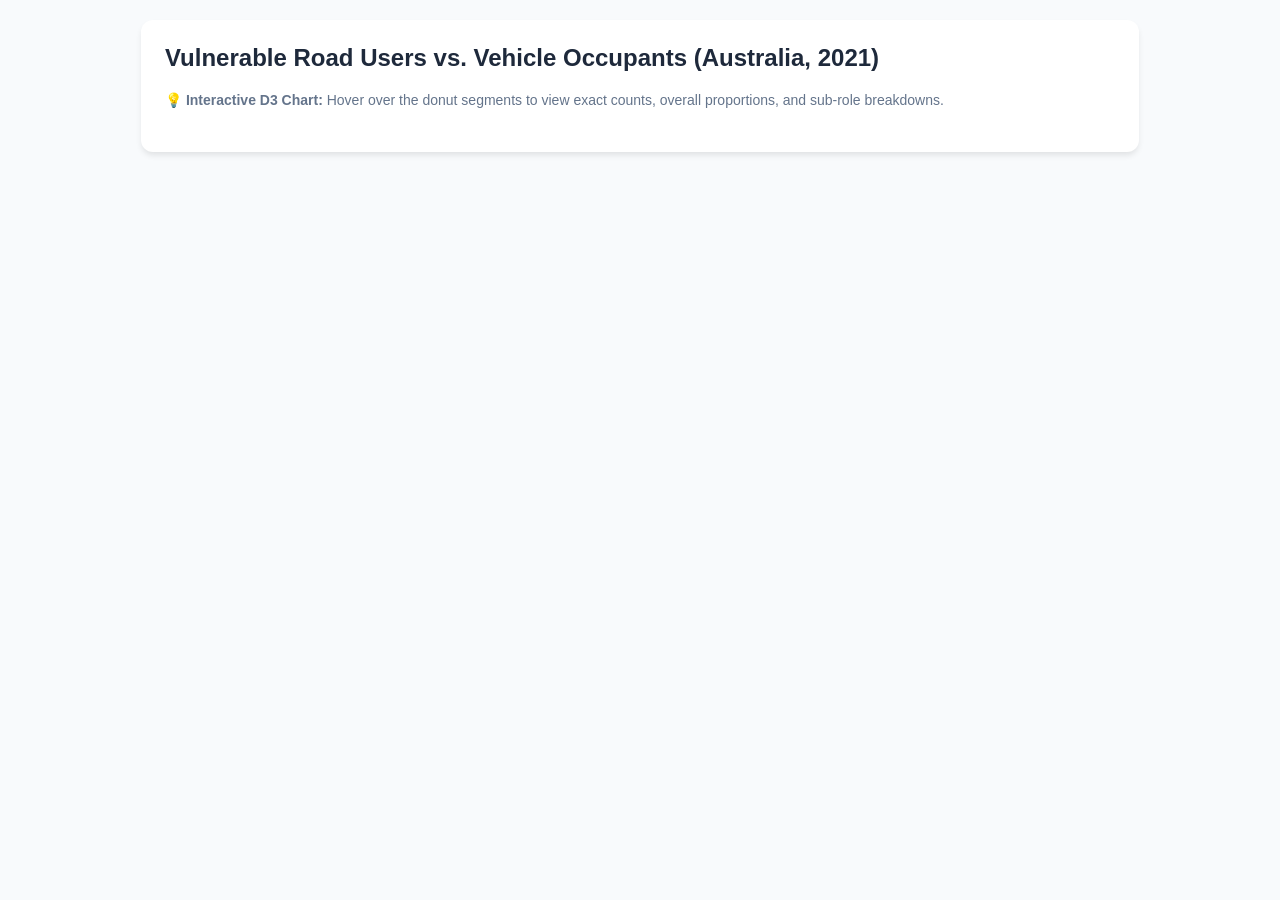
<file: charts/initial/q3_vulnerable_users_donut.html>
<!DOCTYPE html>
<html lang="en">
<head>
  <meta charset="UTF-8">
  <title>Q3: Vulnerable Road Users vs Vehicle Occupants (D3.js)</title>
  <script src="https://d3js.org/d3.v7.min.js"></script>
  <style>
    body {
      font-family: -apple-system, BlinkMacSystemFont, "Segoe UI", Roboto, sans-serif;
      background-color: #f8fafc;
      margin: 20px;
    }
    .card {
      background: #ffffff;
      padding: 24px;
      border-radius: 12px;
      box-shadow: 0 4px 6px -1px rgba(0,0,0,0.1);
      max-width: 950px;
      margin: 0 auto;
    }
    h2 {
      margin-top: 0;
      color: #1e293b;
    }
    p.subtitle {
      color: #64748b;
      font-size: 14px;
      margin-bottom: 20px;
    }
    .arc path {
      cursor: pointer;
      transition: all 0.25s ease-out;
    }
    .arc path:hover {
      opacity: 0.9;
      filter: drop-shadow(0 4px 8px rgba(0,0,0,0.15));
    }
    .center-text-title {
      font-size: 13px;
      fill: #64748b;
      text-anchor: middle;
      font-weight: 500;
    }
    .center-text-value {
      font-size: 26px;
      fill: #0f172a;
      text-anchor: middle;
      font-weight: bold;
    }
  
    .d3-tooltip {
      position: absolute;
      text-align: left;
      padding: 10px 14px;
      font-size: 12px;
      line-height: 1.5;
      background: rgba(15, 23, 42, 0.95);
      color: #ffffff;
      border-radius: 8px;
      pointer-events: none;
      opacity: 0;
      transition: opacity 0.15s ease;
      box-shadow: 0 4px 12px rgba(0,0,0,0.2);
      z-index: 100;
      max-width: 260px;
    }
    .tooltip-title {
      font-weight: bold;
      font-size: 13px;
      margin-bottom: 4px;
      border-bottom: 1px solid rgba(255,255,255,0.2);
      padding-bottom: 4px;
    }
    .slice-label {
      fill: #ffffff;
      font-size: 13px;
      font-weight: bold;
      text-anchor: middle;
      pointer-events: none;
    }
  </style>
</head>
<body>

<div class="card">
  <h2>Vulnerable Road Users vs. Vehicle Occupants (Australia, 2021)</h2>
  <p class="subtitle">💡 <b>Interactive D3 Chart:</b> Hover over the donut segments to view exact counts, overall proportions, and sub-role breakdowns.</p>
  <div id="chart-container" style="display:flex; justify-content:center;"></div>
</div>

<script>
  const rawData = [
    { role: "Car driver", count: 13327, category: "Car occupants" },
    { role: "Car passenger", count: 4495, category: "Car occupants" },
    { role: "Car unknown position", count: 717, category: "Car occupants" },
    { role: "Motorcyclist", count: 8883, category: "Vulnerable road users" },
    { role: "Pedal cyclist", count: 8163, category: "Vulnerable road users" },
    { role: "Pedestrian", count: 2334, category: "Vulnerable road users" },
    { role: "Heavy transport driver", count: 383, category: "Other vehicle occupants" },
    { role: "Heavy transport passenger", count: 56, category: "Other vehicle occupants" },
    { role: "Heavy transport unknown position", count: 36, category: "Other vehicle occupants" },
    { role: "Pick-up truck or van occupant", count: 341, category: "Other vehicle occupants" },
    { role: "Bus occupant", count: 169, category: "Other vehicle occupants" },
    { role: "Other or unknown", count: 601, category: "Other or unknown" }
  ];

  const totalHospitalisations = 39505;

  const categoryOrder = ["Vulnerable road users", "Car occupants", "Other vehicle occupants", "Other or unknown"];
  
  const aggregatedData = categoryOrder.map(cat => {
    const items = rawData.filter(d => d.category === cat);
    const sum = d3.sum(items, d => d.count);
    return {
      category: cat,
      total: sum,
      percent: (sum / totalHospitalisations * 100).toFixed(1),
      roles: items
    };
  });

  const width = 640;
  const height = 480;
  const margin = 40;
  const radius = Math.min(width, height) / 2 - margin;

  const svg = d3.select("#chart-container")
    .append("svg")
    .attr("viewBox", `0 0 ${width} ${height + 60}`)
    .attr("width", "100%")
    .attr("height", "100%")
    .append("g")
    .attr("transform", `translate(${width / 2}, ${height / 2})`);

  const color = d3.scaleOrdinal()
    .domain(categoryOrder)
    .range(["#f59e0b", "#3b82f6", "#06b6d4", "#94a3b8"]);

  const pie = d3.pie()
    .value(d => d.total)
    .sort(null); 

  const arc = d3.arc()
    .innerRadius(radius * 0.55)
    .outerRadius(radius * 0.88);

  const arcHover = d3.arc()
    .innerRadius(radius * 0.53)
    .outerRadius(radius * 0.94);

  const arcLabel = d3.arc()
    .innerRadius(radius * 0.72)
    .outerRadius(radius * 0.72);

  const tooltip = d3.select("body").append("div").attr("class", "d3-tooltip");

  const arcs = svg.selectAll(".arc")
    .data(pie(aggregatedData))
    .enter()
    .append("g")
    .attr("class", "arc");

  arcs.append("path")
    .attr("d", arc)
    .attr("fill", d => color(d.data.category))
    .attr("stroke", "#ffffff")
    .attr("stroke-width", 2.5)
    .on("mouseover", function(event, d) {
      d3.select(this).transition().duration(200).attr("d", arcHover);
      
      const roleListHtml = d.data.roles
        .map(r => `• ${r.role}: <b>${r.count.toLocaleString()}</b>`)
        .join("<br>");

      tooltip.style("opacity", 1)
        .html(`
          <div class="tooltip-title">${d.data.category}</div>
          <b>Hospitalisations:</b> ${d.data.total.toLocaleString()} (${d.data.percent}%)<br>
          <div style="margin-top:6px; font-weight:600; color:#cbd5e1;">Breakdown:</div>
          ${roleListHtml}
        `);
    })
    .on("mousemove", event => {
      tooltip.style("left", (event.pageX + 15) + "px")
             .style("top", (event.pageY - 28) + "px");
    })
    .on("mouseout", function() {
      d3.select(this).transition().duration(200).attr("d", arc);
      tooltip.style("opacity", 0);
    });

  arcs.append("text")
    .attr("class", "slice-label")
    .attr("transform", d => `translate(${arcLabel.centroid(d)})`)
    .text(d => d.data.percent > 4 ? `${d.data.percent}%` : "");

  svg.append("text")
    .attr("class", "center-text-title")
    .attr("y", -10)
    .text("Total Trauma");

  svg.append("text")
    .attr("class", "center-text-value")
    .attr("y", 18)
    .text(totalHospitalisations.toLocaleString());

  const legendG = svg.append("g")
    .attr("transform", `translate(${-width / 2 + 35}, ${radius + 40})`);

  categoryOrder.forEach((cat, i) => {
    const col = i % 2;
    const row = Math.floor(i / 2);
    const item = legendG.append("g")
      .attr("transform", `translate(${col * 300}, ${row * 24})`);

    item.append("rect")
      .attr("width", 14)
      .attr("height", 14)
      .attr("rx", 3)
      .attr("fill", color(cat));

    item.append("text")
      .attr("x", 22)
      .attr("y", 11)
      .attr("fill", "#334155")
      .attr("font-size", "12px")
      .text(cat);
  });
</script>
</body>
</html>
</file>
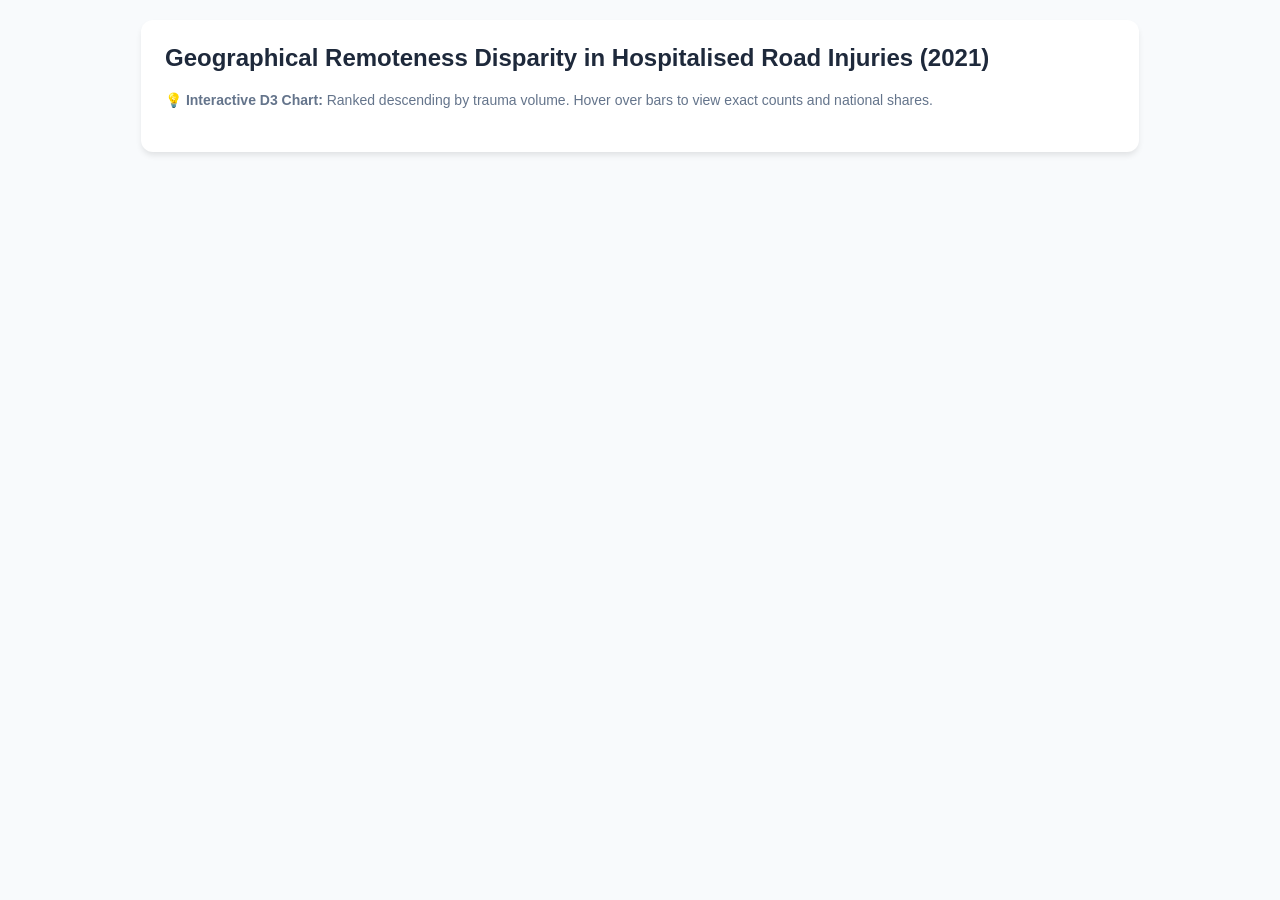
<file: charts/initial/q4_remoteness_bar.html>
<!DOCTYPE html>
<html lang="en">
<head>
  <meta charset="UTF-8">
  <title>Q4: Geographic Disparity Across Remoteness Zones (D3.js)</title>
  <script src="https://d3js.org/d3.v7.min.js"></script>
  <style>
    body {
      font-family: -apple-system, BlinkMacSystemFont, "Segoe UI", Roboto, sans-serif;
      background-color: #f8fafc;
      margin: 20px;
    }
    .card {
      background: #ffffff;
      padding: 24px;
      border-radius: 12px;
      box-shadow: 0 4px 6px -1px rgba(0,0,0,0.1);
      max-width: 950px;
      margin: 0 auto;
    }
    h2 {
      margin-top: 0;
      color: #1e293b;
    }
    p.subtitle {
      color: #64748b;
      font-size: 14px;
      margin-bottom: 20px;
    }
    .axis line, .axis path {
      stroke: #cbd5e1;
    }
    .axis text {
      fill: #475569;
      font-size: 13px;
    }
    .grid line {
      stroke: #f1f5f9;
      stroke-opacity: 0.8;
      shape-rendering: crispEdges;
    }
    .bar {
      cursor: pointer;
      transition: opacity 0.2s, filter 0.2s;
    }
    .bar:hover {
      opacity: 0.85;
      filter: drop-shadow(0 2px 4px rgba(0,0,0,0.12));
    }
    .bar-label {
      fill: #1e293b;
      font-size: 13px;
      font-weight: 600;
      dominant-baseline: middle;
    }
    .d3-tooltip {
      position: absolute;
      text-align: left;
      padding: 8px 12px;
      font-size: 12px;
      background: rgba(15, 23, 42, 0.95);
      color: #ffffff;
      border-radius: 6px;
      pointer-events: none;
      opacity: 0;
      transition: opacity 0.15s ease;
      box-shadow: 0 4px 8px rgba(0,0,0,0.15);
      z-index: 100;
    }
  </style>
</head>
<body>

<div class="card">
  <h2>Geographical Remoteness Disparity in Hospitalised Road Injuries (2021)</h2>
  <p class="subtitle">💡 <b>Interactive D3 Chart:</b> Ranked descending by trauma volume. Hover over bars to view exact counts and national shares.</p>
  <div id="chart-container"></div>
</div>

<script>
  const data = [
    { zone: "Major Cities",     count: 26355, percent: "66.7%", color: "#0369a1" },
    { zone: "Regional",         count: 11407, percent: "28.9%", color: "#0284c7" },
    { zone: "Remote",           count: 1114,  percent: "2.8%",  color: "#38bdf8" },
    { zone: "Other or unknown", count: 629,   percent: "1.6%",  color: "#94a3b8" }
  ];

  const total = 39505;

  const margin = { top: 30, right: 140, bottom: 50, left: 140 };
  const width = 880 - margin.left - margin.right;
  const height = 400 - margin.top - margin.bottom;

  const svg = d3.select("#chart-container")
    .append("svg")
    .attr("viewBox", `0 0 ${width + margin.left + margin.right} ${height + margin.top + margin.bottom}`)
    .attr("width", "100%")
    .attr("height", "100%")
    .append("g")
    .attr("transform", `translate(${margin.left},${margin.top})`);

  const y = d3.scaleBand()
    .domain(data.map(d => d.zone))
    .range([0, height])
    .padding(0.32);

  const x = d3.scaleLinear()
    .domain([0, 30000])
    .nice()
    .range([0, width]);

  svg.append("g")
    .attr("class", "grid")
    .attr("transform", `translate(0,${height})`)
    .call(d3.axisBottom(x).tickSize(-height).tickFormat(""));

  svg.append("g")
    .attr("class", "axis")
    .attr("transform", `translate(0,${height})`)
    .call(d3.axisBottom(x).ticks(6).tickFormat(d => (d >= 1000 ? `${d / 1000}k` : d)));

  svg.append("g")
    .attr("class", "axis")
    .call(d3.axisLeft(y).tickSize(0).tickPadding(12));

  svg.append("text")
    .attr("x", width / 2)
    .attr("y", height + 42)
    .attr("text-anchor", "middle")
    .attr("fill", "#475569")
    .attr("font-size", "13px")
    .text("Number of Hospitalisations");

  svg.append("text")
    .attr("transform", "rotate(-90)")
    .attr("x", -height / 2)
    .attr("y", -115)
    .attr("text-anchor", "middle")
    .attr("fill", "#475569")
    .attr("font-size", "13px")
    .text("Remoteness Area");

  // Tooltip
  const tooltip = d3.select("body").append("div").attr("class", "d3-tooltip");

  svg.selectAll(".bar")
    .data(data)
    .enter()
    .append("rect")
    .attr("class", "bar")
    .attr("y", d => y(d.zone))
    .attr("x", 0)
    .attr("height", y.bandwidth())
    .attr("width", 0) 
    .attr("rx", 4) 
    .attr("fill", d => d.color)
    .on("mouseover", (event, d) => {
      tooltip.style("opacity", 1)
        .html(`<b>Zone: ${d.zone}</b><br>Hospitalisations: <b>${d.count.toLocaleString()}</b><br>Share of Total: <b>${d.percent}</b>`);
    })
    .on("mousemove", event => {
      tooltip.style("left", (event.pageX + 12) + "px")
             .style("top", (event.pageY - 28) + "px");
    })
    .on("mouseout", () => tooltip.style("opacity", 0))
    .transition()
    .duration(800)
    .delay((d, i) => i * 120)
    .attr("width", d => x(d.count));

  svg.selectAll(".bar-label")
    .data(data)
    .enter()
    .append("text")
    .attr("class", "bar-label")
    .attr("x", d => x(d.count) + 10)
    .attr("y", d => y(d.zone) + y.bandwidth() / 2)
    .style("opacity", 0)
    .text(d => `${d.count.toLocaleString()} (${d.percent})`)
    .transition()
    .duration(800)
    .delay((d, i) => i * 120 + 300)
    .style("opacity", 1);
</script>
</body>
</html>
</file>
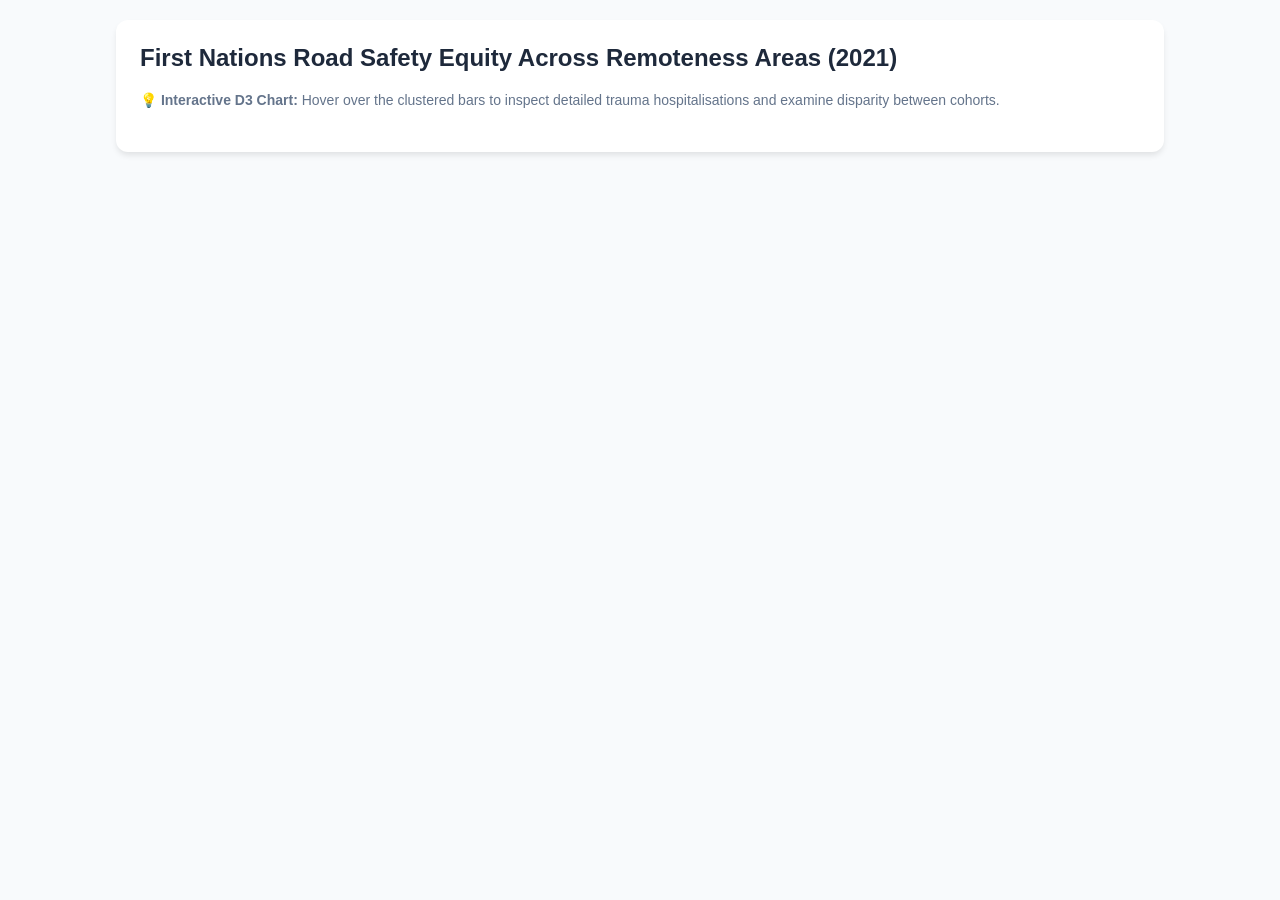
<file: charts/initial/q5_first_nations_equity.html>
<!DOCTYPE html>
<html lang="en">
<head>
  <meta charset="UTF-8">
  <title>Q5: First Nations Road Safety Equity (D3.js)</title>
  <script src="https://d3js.org/d3.v7.min.js"></script>
  <style>
    body {
      font-family: -apple-system, BlinkMacSystemFont, "Segoe UI", Roboto, sans-serif;
      background-color: #f8fafc;
      margin: 20px;
    }
    .card {
      background: #ffffff;
      padding: 24px;
      border-radius: 12px;
      box-shadow: 0 4px 6px -1px rgba(0,0,0,0.1);
      max-width: 1000px;
      margin: 0 auto;
    }
    h2 {
      margin-top: 0;
      color: #1e293b;
    }
    p.subtitle {
      color: #64748b;
      font-size: 14px;
      margin-bottom: 20px;
    }
    .axis line, .axis path {
      stroke: #cbd5e1;
    }
    .axis text {
      fill: #475569;
      font-size: 12px;
    }
    .grid line {
      stroke: #f1f5f9;
      stroke-opacity: 0.8;
      shape-rendering: crispEdges;
    }
    .bar {
      cursor: pointer;
      transition: opacity 0.2s;
    }
    .bar:hover {
      opacity: 0.85;
    }
    .d3-tooltip {
      position: absolute;
      text-align: left;
      padding: 10px 14px;
      font-size: 12px;
      line-height: 1.5;
      background: rgba(15, 23, 42, 0.95);
      color: #ffffff;
      border-radius: 8px;
      pointer-events: none;
      opacity: 0;
      transition: opacity 0.15s ease;
      box-shadow: 0 4px 12px rgba(0,0,0,0.2);
      z-index: 100;
      min-width: 200px;
    }
    .tooltip-header {
      font-weight: bold;
      font-size: 13px;
      margin-bottom: 4px;
      border-bottom: 1px solid rgba(255,255,255,0.2);
      padding-bottom: 4px;
    }
  </style>
</head>
<body>

<div class="card">
  <h2>First Nations Road Safety Equity Across Remoteness Areas (2021)</h2>
  <p class="subtitle">💡 <b>Interactive D3 Chart:</b> Hover over the clustered bars to inspect detailed trauma hospitalisations and examine disparity between cohorts.</p>
  <div id="chart-container"></div>
</div>

<script>
  const data = [
    { zone: 'Major Cities',       'First Nations': 795, 'Non-Indigenous': 25254 },
    { zone: 'Regional',           'First Nations': 885, 'Non-Indigenous': 10332 },
    { zone: 'Remote',             'First Nations': 503, 'Non-Indigenous': 600 },
    { zone: 'Unknown / excluded', 'First Nations': 37,  'Non-Indigenous': 569 }
  ];

  const cohorts = ['First Nations', 'Non-Indigenous'];
  const zones = data.map(d => d.zone);

  const cohortTotals = {
    'First Nations': 2220,
    'Non-Indigenous': 36755
  };

  const margin = { top: 30, right: 30, bottom: 50, left: 65 };
  const width = 940 - margin.left - margin.right;
  const height = 480 - margin.top - margin.bottom;

  const svg = d3.select("#chart-container")
    .append("svg")
    .attr("viewBox", `0 0 ${width + margin.left + margin.right} ${height + margin.top + margin.bottom}`)
    .attr("width", "100%")
    .attr("height", "100%")
    .append("g")
    .attr("transform", `translate(${margin.left},${margin.top})`);

  const x0 = d3.scaleBand()
    .domain(zones)
    .range([0, width])
    .paddingInner(0.25);

  const x1 = d3.scaleBand()
    .domain(cohorts)
    .range([0, x0.bandwidth()])
    .padding(0.06);

  const y = d3.scaleLinear()
    .domain([0, 28000])
    .nice()
    .range([height, 0]);

  const color = d3.scaleOrdinal()
    .domain(cohorts)
    .range(['#e11d48', '#2563eb']);

  svg.append("g")
    .attr("class", "grid")
    .call(d3.axisLeft(y).tickSize(-width).tickFormat(""));

  // X 轴
  svg.append("g")
    .attr("class", "axis")
    .attr("transform", `translate(0,${height})`)
    .call(d3.axisBottom(x0));

  svg.append("g")
    .attr("class", "axis")
    .call(d3.axisLeft(y).ticks(8).tickFormat(d => (d >= 1000 ? `${d / 1000}k` : d)));

  svg.append("text")
    .attr("x", width / 2)
    .attr("y", height + 42)
    .attr("text-anchor", "middle")
    .attr("fill", "#475569")
    .attr("font-size", "13px")
    .text("Geographical Remoteness Area");

  svg.append("text")
    .attr("transform", "rotate(-90)")
    .attr("x", -height / 2)
    .attr("y", -50)
    .attr("text-anchor", "middle")
    .attr("fill", "#475569")
    .attr("font-size", "13px")
    .text("Number of Hospitalisations");

  // Tooltip
  const tooltip = d3.select("body").append("div").attr("class", "d3-tooltip");

  svg.append("g")
    .selectAll("g")
    .data(data)
    .enter()
    .append("g")
      .attr("transform", d => `translate(${x0(d.zone)}, 0)`)
    .selectAll("rect")
    .data(d => cohorts.map(key => ({ key: key, value: d[key], zone: d.zone })))
    .enter()
    .append("rect")
      .attr("class", "bar")
      .attr("x", d => x1(d.key))
      .attr("y", height) 
      .attr("width", x1.bandwidth())
      .attr("height", 0) 
      .attr("rx", 3)
      .attr("fill", d => color(d.key))
      .on("mouseover", (event, d) => {
        const share = ((d.value / cohortTotals[d.key]) * 100).toFixed(1);
        tooltip.style("opacity", 1)
          .html(`
            <div class="tooltip-header">${d.key}</div>
            <b>Remoteness:</b> ${d.zone}<br>
            <b>Hospitalisations:</b> ${d.value.toLocaleString()}<br>
            <b>Cohort Share:</b> ${share}%
          `);
      })
      .on("mousemove", event => {
        tooltip.style("left", (event.pageX + 15) + "px")
               .style("top", (event.pageY - 28) + "px");
      })
      .on("mouseout", () => tooltip.style("opacity", 0))
      .transition()
      .duration(750)
      .delay((d, i) => i * 90)
      .attr("y", d => y(d.value))
      .attr("height", d => height - y(d.value));

  const legend = svg.append("g")
    .attr("transform", `translate(${width - 150}, 10)`);

  cohorts.forEach((key, i) => {
    const legendRow = legend.append("g")
      .attr("transform", `translate(0, ${i * 22})`);

    legendRow.append("rect")
      .attr("width", 14)
      .attr("height", 14)
      .attr("rx", 3)
      .attr("fill", color(key));

    legendRow.append("text")
      .attr("x", 22)
      .attr("y", 11)
      .attr("fill", "#334155")
      .attr("font-size", "13px")
      .text(key);
  });
</script>
</body>
</html>
</file>
<file: css/styles.css>
:root {
  --ink: #17322d;
  --ink-soft: #35534c;
  --muted: #75847c;
  --paper: #f1f0e9;
  --white: #fbfbf8;
  --line: #d8ddd4;
  --grid: #e8ebe4;
  --green: #16826f;
  --green-light: #59b09a;
  --orange: #d96e4d;
  --gold: #d9a843;
  --blue: #5f7fa5;
  --purple: #9079a8;
  --slate: #677c75;
  --unknown: #a6aea6;
  --display: "Manrope", "DM Sans", sans-serif;
  --body: "DM Sans", sans-serif;
  --mono: "DM Mono", monospace;
}
* {
  box-sizing: border-box;
}
html {
  scroll-behavior: smooth;
  scroll-padding-top: 20px;
}
body {
  margin: 0;
  color: var(--ink);
  background: var(--paper);
  font: 15px/1.55 var(--body);
  -webkit-font-smoothing: antialiased;
}
a {
  color: inherit;
}
.page-width {
  width: min(1160px, calc(100% - 56px));
  margin-inline: auto;
}
.masthead {
  color: #f7f4ea;
  background: #17322d;
  overflow: hidden;
  position: relative;
}
.topbar {
  height: 76px;
  display: flex;
  align-items: center;
  justify-content: space-between;
  border-bottom: 1px solid rgba(255, 255, 255, 0.13);
  position: relative;
  z-index: 2;
}
.wordmark {
  display: inline-flex;
  align-items: center;
  gap: 9px;
  color: #f7f4ea;
  text-decoration: none;
  font: 800 13px var(--display);
  letter-spacing: 0.12em;
}
.wordmark-light {
  color: #81c4ae;
  margin-inline: -7px;
}
.mark {
  width: 19px;
  height: 20px;
  display: flex;
  gap: 3px;
  align-items: center;
  transform: skew(-24deg);
}
.mark i {
  display: block;
  width: 3px;
  height: 100%;
  border-radius: 3px;
  background: #76c0a7;
}
.mark i:nth-child(2) {
  height: 70%;
  opacity: 0.76;
}
.mark i:nth-child(3) {
  height: 40%;
  opacity: 0.52;
}
.edition,
.source-link {
  font: 500 10px var(--mono);
  letter-spacing: 0.1em;
  color: #b1c5b9;
}
.edition {
  display: flex;
  align-items: center;
  gap: 10px;
}
.edition-divider {
  opacity: 0.45;
}
.status-dot {
  width: 6px;
  height: 6px;
  border-radius: 50%;
  background: #8dc3a0;
  box-shadow: 0 0 0 4px rgba(141, 195, 160, 0.12);
}
.source-link {
  text-decoration: none;
  color: #e1e9e1;
  transition: color 0.2s;
}
.source-link:hover {
  color: #9dd3bf;
}
.hero {
  min-height: 380px;
  padding: 60px 0 52px;
  position: relative;
  display: grid;
  grid-template-columns: 1.1fr 0.9fr;
  align-items: center;
  gap: 36px;
}
.hero-copy {
  position: relative;
  z-index: 1;
}
.overline,
.section-kicker {
  margin: 0;
  color: var(--green);
  font: 500 10px var(--mono);
  letter-spacing: 0.13em;
}
.overline {
  color: #8bc3ad;
  display: flex;
  align-items: center;
  gap: 10px;
}
.overline-line {
  display: inline-block;
  height: 1px;
  width: 27px;
  background: #8bc3ad;
}
h1,
h2,
p {
  margin-top: 0;
}
h1 {
  margin: 20px 0 14px;
  font: 700 clamp(42px, 5.5vw, 68px)/1.03 var(--display);
  letter-spacing: -0.055em;
}
.hero-text {
  max-width: 450px;
  margin: 0;
  color: #bdccc2;
  font-size: 15px;
  line-height: 1.7;
}
.scroll-cue {
  display: inline-flex;
  align-items: center;
  gap: 12px;
  margin-top: 28px;
  color: #dbe5dc;
  text-decoration: none;
  font-size: 12px;
}
.scroll-icon {
  display: grid;
  place-items: center;
  width: 28px;
  height: 28px;
  color: #17322d;
  border-radius: 50%;
  background: #9fd1b8;
  font-size: 16px;
  transition: transform 0.2s;
}
.scroll-cue:hover .scroll-icon {
  transform: translateY(3px);
}
.hero-art {
  height: 260px;
  position: relative;
  isolation: isolate;
  display: grid;
  place-items: center;
}
.orbit {
  position: absolute;
  z-index: -1;
  border: 1px solid rgba(177, 210, 190, 0.15);
  border-radius: 50%;
  transform: rotate(-28deg);
}
.orbit-one {
  width: 370px;
  height: 230px;
}
.orbit-two {
  width: 280px;
  height: 330px;
  transform: rotate(34deg);
  border-color: rgba(177, 210, 190, 0.1);
}
.hero-stat {
  width: 230px;
  height: 230px;
  display: flex;
  flex-direction: column;
  align-items: center;
  justify-content: center;
  border-radius: 50%;
  border: 1px solid rgba(176, 211, 190, 0.35);
  background: radial-gradient(
    circle at 45% 45%,
    rgba(57, 111, 87, 0.5),
    rgba(23, 50, 45, 0.95) 67%
  );
  box-shadow: 0 20px 60px rgba(8, 25, 21, 0.2);
}
.hero-stat-label,
.hero-stat-foot {
  font: 500 9px var(--mono);
  letter-spacing: 0.11em;
  color: #aac3b3;
  text-align: center;
}
.hero-stat strong {
  font: 700 47px var(--display);
  letter-spacing: -0.07em;
  margin: 6px 0 0;
  color: #fff8e9;
}
.hero-stat-foot {
  font-size: 10px;
  letter-spacing: 0.04em;
  color: #d4dfd3;
}
.hero-coordinate {
  position: absolute;
  font: 9px var(--mono);
  color: #8eaa9a;
  letter-spacing: 0.08em;
}
.coord-a {
  top: 20px;
  right: 30px;
}
.coord-b {
  bottom: 21px;
  left: 10px;
}
.road-mark {
  position: absolute;
  right: -4px;
  bottom: 23px;
  display: flex;
  gap: 7px;
  transform: rotate(-26deg);
  opacity: 0.45;
}
.road-mark span {
  width: 20px;
  height: 2px;
  background: #b1d5b9;
}
.question-nav {
  display: flex;
  gap: 0;
  border-top: 1px solid rgba(255, 255, 255, 0.15);
  position: relative;
  z-index: 2;
}
.question-nav a {
  padding: 18px 26px 19px 0;
  margin-right: 30px;
  display: flex;
  gap: 10px;
  align-items: center;
  color: #f2f1e7;
  text-decoration: none;
  font-size: 12px;
}
.question-nav a span {
  color: #87bba3;
  font: 10px var(--mono);
}
.question-nav a b {
  font-weight: 500;
}
.question-nav a:hover b {
  color: #9bd2b8;
}
main {
  padding-bottom: 48px;
}
.overview-strip {
  margin: 0 0 74px;
  padding: 25px 0 26px;
  display: grid;
  grid-template-columns: 1.2fr repeat(3, 1fr);
  border-bottom: 1px solid var(--line);
  gap: 18px;
}
.overview-intro p {
  margin: 7px 0 0;
  font: 500 17px/1.35 var(--display);
  letter-spacing: -0.03em;
}
.overview-intro p strong {
  font-weight: 700;
}
.overview-stat {
  border-left: 1px solid var(--line);
  padding-left: 22px;
  display: flex;
  flex-direction: column;
  justify-content: center;
}
.overview-stat span,
.overview-stat small {
  color: var(--muted);
  font-size: 11px;
}
.overview-stat strong {
  font: 700 23px var(--display);
  letter-spacing: -0.045em;
  margin: 2px 0;
}
.question-section {
  padding: 0 0 67px;
  margin: 0 0 63px;
  border-bottom: 1px solid var(--line);
  scroll-margin-top: 28px;
}
.section-heading {
  display: grid;
  grid-template-columns: 40px minmax(0, 1fr) auto;
  align-items: start;
  gap: 17px;
  margin-bottom: 28px;
}
.question-number {
  padding-top: 2px;
  color: var(--green);
  font: 500 13px var(--mono);
}
.section-heading .section-kicker {
  margin-bottom: 8px;
}
h2 {
  margin: 0;
  font: 700 clamp(25px, 3vw, 34px)/1.2 var(--display);
  letter-spacing: -0.05em;
}
.section-deck {
  max-width: 680px;
  margin: 9px 0 0;
  color: var(--muted);
  font-size: 13px;
  line-height: 1.65;
}
.chart-type {
  margin-top: 9px;
  padding: 7px 10px;
  color: #53675d;
  border: 1px solid #d9dfd5;
  border-radius: 2px;
  font: 9px var(--mono);
  letter-spacing: 0.1em;
  white-space: nowrap;
}
.chart-type span {
  color: var(--green);
  margin-left: 5px;
}
.trend-grid {
  display: grid;
  grid-template-columns: repeat(3, minmax(0, 1fr));
  gap: 0 23px;
}
.trend-card {
  padding: 16px 0 15px;
  border-top: 1px solid var(--line);
  min-width: 0;
}
.trend-card-head {
  display: flex;
  align-items: baseline;
  justify-content: space-between;
  gap: 8px;
}
.trend-card h3 {
  margin: 0;
  font: 600 12px var(--display);
}
.trend-delta {
  font: 10px var(--mono);
  color: var(--muted);
  white-space: nowrap;
}
.trend-delta.up {
  color: var(--orange);
}
.trend-delta.down {
  color: var(--green);
}
.trend-svg {
  display: block;
  width: 100%;
  height: 114px;
  overflow: visible;
  margin-top: 5px;
}
.chart-frame {
  background: var(--white);
  border: 1px solid #e3e5dd;
  padding: 18px 22px;
}
.age-frame {
  padding: 18px 18px 8px;
}
.chart-legend {
  display: flex;
  align-items: center;
  gap: 20px;
  font-size: 11px;
  color: var(--ink-soft);
}
.two-legend {
  min-height: 25px;
}
.legend-swatch {
  display: inline-block;
  width: 9px;
  height: 9px;
  margin-right: 7px;
  border-radius: 50%;
  vertical-align: -1px;
}
.male-swatch {
  background: var(--green);
}
.female-swatch {
  background: var(--orange);
}
.fn-swatch {
  background: var(--green);
}
.non-swatch {
  background: var(--orange);
}
.legend-unit {
  margin-left: auto;
  font: 9px var(--mono);
  letter-spacing: 0.1em;
  color: var(--muted);
}
#age-chart {
  width: 100%;
  height: 356px;
  display: block;
  overflow: visible;
}
.chart-note {
  margin: 12px 0 0;
  display: flex;
  align-items: flex-start;
  gap: 8px;
  color: var(--muted);
  font-size: 11px;
  line-height: 1.65;
}
.note-mark {
  flex: 0 0 auto;
  display: inline-grid;
  place-items: center;
  width: 15px;
  height: 15px;
  border: 1px solid #c4cdc2;
  border-radius: 50%;
  color: #64786d;
  font: 10px var(--mono);
  margin-top: 1px;
}
.user-frame {
  display: grid;
  grid-template-columns: 175px minmax(0, 1fr);
  align-items: center;
  gap: 7px 20px;
  padding: 25px 26px 24px;
}
.stacked-total {
  display: flex;
  flex-direction: column;
  gap: 3px;
  grid-row: 1 / span 2;
}
.stacked-total span {
  font: 9px var(--mono);
  color: var(--muted);
  letter-spacing: 0.09em;
}
.stacked-total strong {
  font: 700 27px var(--display);
  letter-spacing: -0.05em;
}
#users-chart {
  width: 100%;
  height: 112px;
  display: block;
  overflow: visible;
}
.user-legend {
  grid-column: 2;
  display: grid;
  grid-template-columns: repeat(2, minmax(0, 1fr));
  gap: 10px 18px;
}
.user-legend-item {
  display: flex;
  align-items: center;
  gap: 8px;
  min-width: 0;
  color: var(--ink-soft);
  font-size: 11px;
}
.user-legend-item i {
  flex: 0 0 auto;
  width: 9px;
  height: 9px;
  border-radius: 2px;
}
.user-legend-item strong {
  margin-left: auto;
  color: var(--ink);
  font: 500 10px var(--mono);
  white-space: nowrap;
}
.remote-layout {
  display: grid;
  grid-template-columns: 1.1fr 0.9fr;
  gap: 27px;
  align-items: center;
}
.donut-frame {
  display: grid;
  place-items: center;
  min-height: 350px;
}
#remote-chart {
  width: min(100%, 500px);
  height: 315px;
  overflow: visible;
}
.remote-legend {
  display: grid;
  gap: 0;
}
.remote-legend-item {
  display: grid;
  grid-template-columns: 10px minmax(0, 1fr) auto;
  gap: 10px;
  align-items: center;
  padding: 14px 0;
  border-bottom: 1px solid var(--line);
}
.remote-legend-item i {
  width: 9px;
  height: 9px;
  border-radius: 50%;
}
.remote-legend-item span {
  font-size: 12px;
}
.remote-legend-item strong {
  font: 500 12px var(--mono);
}
.remote-legend-item small {
  grid-column: 2 / 4;
  color: var(--muted);
  font-size: 10px;
  margin-top: -6px;
}
.fn-frame {
  padding: 19px 22px 12px;
}
#fn-chart {
  width: 100%;
  height: 310px;
  display: block;
  overflow: visible;
}
.fn-table-wrap {
  overflow-x: auto;
}
.fn-table {
  width: 100%;
  border-collapse: collapse;
  font-size: 11px;
}
.fn-table th {
  padding: 10px 9px;
  text-align: right;
  color: var(--muted);
  border-top: 1px solid var(--line);
  font: 9px var(--mono);
  letter-spacing: 0.07em;
  text-transform: uppercase;
}
.fn-table th:first-child,
.fn-table td:first-child {
  text-align: left;
}
.fn-table td {
  padding: 10px 9px;
  text-align: right;
  border-top: 1px solid #eceee8;
  font-variant-numeric: tabular-nums;
}
.last-question {
  margin-bottom: 36px;
  padding-bottom: 55px;
}
.method-footer {
  padding: 28px 0 10px;
  display: grid;
  grid-template-columns: 0.8fr 1.4fr auto;
  gap: 30px;
  align-items: start;
}
.method-footer h2 {
  font-size: 20px;
  margin-top: 7px;
}
.method-copy p {
  margin: 0 0 10px;
  max-width: 590px;
  color: var(--ink-soft);
  font-size: 12px;
  line-height: 1.75;
}
.method-copy .source-files {
  color: var(--muted);
  font-size: 10px;
}
.footer-stamp {
  display: flex;
  flex-direction: column;
  align-items: flex-end;
  gap: 5px;
  font: 700 10px var(--display);
  letter-spacing: 0.12em;
  white-space: nowrap;
}
.footer-stamp span {
  color: var(--muted);
  font: 9px var(--mono);
}
.tooltip {
  position: fixed;
  z-index: 10;
  min-width: 120px;
  max-width: 240px;
  padding: 8px 10px;
  background: #17322d;
  color: #f6f4eb;
  border-radius: 3px;
  font: 11px/1.5 var(--body);
  box-shadow: 0 6px 20px rgba(10, 30, 25, 0.18);
  pointer-events: none;
  opacity: 0;
  transform: translateY(3px);
  transition:
    opacity 0.12s,
    transform 0.12s;
}
.tooltip.visible {
  opacity: 1;
  transform: translateY(0);
}
svg text {
  font-family: var(--body);
  fill: var(--ink-soft);
}
svg .gridline {
  stroke: var(--grid);
  stroke-width: 1;
}
svg .axis-line {
  stroke: #aeb8ad;
  stroke-width: 1;
}
svg .axis-label {
  fill: var(--muted);
  font: 10px var(--mono);
}
svg .value-label {
  fill: var(--ink);
  font: 500 10px var(--mono);
}
svg [data-tip] {
  cursor: crosshair;
}
svg [data-tip]:focus {
  outline: none;
}
svg [data-tip]:focus-visible {
  filter: drop-shadow(0 0 3px rgba(22, 130, 111, 0.8));
}
@media (max-width: 860px) {
  .page-width {
    width: min(100% - 40px, 720px);
  }
  .hero {
    grid-template-columns: 1.05fr 0.8fr;
    gap: 10px;
    min-height: 330px;
  }
  .hero-stat {
    width: 190px;
    height: 190px;
  }
  .hero-stat strong {
    font-size: 40px;
  }
  .orbit-one {
    width: 300px;
    height: 190px;
  }
  .orbit-two {
    width: 230px;
    height: 270px;
  }
  .question-nav {
    justify-content: space-between;
  }
  .question-nav a {
    margin-right: 8px;
    padding-right: 5px;
  }
  .overview-strip {
    grid-template-columns: repeat(3, 1fr);
    row-gap: 20px;
  }
  .overview-intro {
    grid-column: 1 / -1;
  }
  .overview-intro p br {
    display: none;
  }
  .overview-stat:first-of-type {
    border-left: 0;
    padding-left: 0;
  }
  .trend-grid {
    grid-template-columns: repeat(2, minmax(0, 1fr));
    gap: 0 18px;
  }
  .remote-layout {
    grid-template-columns: 1fr 0.9fr;
    gap: 15px;
  }
  .method-footer {
    grid-template-columns: 1fr 1.5fr;
  }
  .footer-stamp {
    grid-column: 1 / -1;
    align-items: flex-start;
  }
}
@media (max-width: 600px) {
  body {
    font-size: 14px;
  }
  .page-width {
    width: calc(100% - 34px);
  }
  .topbar {
    height: 62px;
  }
  .edition {
    font-size: 8px;
    gap: 6px;
  }
  .source-link {
    font-size: 9px;
    letter-spacing: 0.03em;
  }
  .hero {
    grid-template-columns: 1fr;
    padding: 48px 0 26px;
    gap: 5px;
  }
  .hero-copy {
    z-index: 2;
  }
  h1 {
    font-size: clamp(45px, 13vw, 61px);
  }
  .hero-text {
    max-width: 390px;
    font-size: 13px;
  }
  .hero-art {
    position: absolute;
    width: 190px;
    height: 190px;
    right: -22px;
    bottom: 12px;
    opacity: 0.53;
  }
  .hero-stat {
    width: 135px;
    height: 135px;
  }
  .hero-stat-label {
    font-size: 6px;
  }
  .hero-stat strong {
    font-size: 27px;
  }
  .hero-stat-foot {
    font-size: 7px;
  }
  .orbit-one {
    width: 220px;
    height: 135px;
  }
  .orbit-two {
    width: 170px;
    height: 200px;
  }
  .coord-a,
  .coord-b,
  .road-mark {
    display: none;
  }
  .question-nav {
    overflow-x: auto;
    justify-content: flex-start;
    gap: 16px;
    scrollbar-width: none;
  }
  .question-nav::-webkit-scrollbar {
    display: none;
  }
  .question-nav a {
    flex: 0 0 auto;
    margin: 0;
    padding: 14px 0;
    gap: 6px;
    font-size: 10px;
  }
  .question-nav a span {
    font-size: 8px;
  }
  .overview-strip {
    margin-bottom: 55px;
    grid-template-columns: repeat(2, 1fr);
    gap: 17px 12px;
    padding: 20px 0;
  }
  .overview-intro {
    grid-column: 1 / -1;
  }
  .overview-stat {
    border-left: 0;
    padding: 0;
  }
  .overview-stat strong {
    font-size: 20px;
  }
  .overview-stat span,
  .overview-stat small {
    font-size: 10px;
  }
  .question-section {
    margin-bottom: 49px;
    padding-bottom: 51px;
  }
  .section-heading {
    grid-template-columns: 27px minmax(0, 1fr);
    gap: 9px;
    margin-bottom: 20px;
  }
  .question-number {
    font-size: 11px;
  }
  .section-heading .section-kicker {
    font-size: 9px;
  }
  h2 {
    font-size: 25px;
  }
  .section-deck {
    font-size: 12px;
    margin-top: 7px;
  }
  .chart-type {
    grid-column: 2;
    justify-self: start;
    margin-top: 1px;
    padding: 5px 7px;
    font-size: 8px;
  }
  .trend-grid {
    grid-template-columns: 1fr;
  }
  .trend-card {
    padding-top: 13px;
  }
  .trend-svg {
    height: 120px;
  }
  .chart-frame {
    padding: 14px 13px;
  }
  .age-frame {
    padding: 14px 8px 5px;
  }
  .chart-legend {
    gap: 12px;
    font-size: 10px;
  }
  .legend-unit {
    font-size: 8px;
  }
  #age-chart {
    height: 322px;
  }
  .user-frame {
    grid-template-columns: 1fr;
    gap: 9px;
    padding: 16px 14px;
  }
  .stacked-total {
    grid-row: auto;
    flex-direction: row;
    align-items: baseline;
    justify-content: space-between;
  }
  .stacked-total strong {
    font-size: 21px;
  }
  #users-chart {
    height: 95px;
  }
  .user-legend {
    grid-column: 1;
    gap: 10px 8px;
  }
  .user-legend-item {
    font-size: 10px;
  }
  .user-legend-item strong {
    font-size: 9px;
  }
  .remote-layout {
    grid-template-columns: 1fr;
    gap: 12px;
  }
  .donut-frame {
    min-height: 280px;
    padding: 5px;
  }
  #remote-chart {
    height: 280px;
  }
  .remote-legend {
    grid-template-columns: repeat(2, minmax(0, 1fr));
    column-gap: 15px;
  }
  .remote-legend-item {
    grid-template-columns: 9px minmax(0, 1fr);
    gap: 7px;
    padding: 10px 0;
  }
  .remote-legend-item strong {
    grid-column: 2;
    grid-row: 2;
    font-size: 11px;
  }
  .remote-legend-item small {
    grid-column: 2;
    grid-row: 3;
    margin-top: -5px;
  }
  .fn-frame {
    padding: 14px 10px 8px;
  }
  #fn-chart {
    height: 285px;
  }
  .fn-table {
    font-size: 10px;
  }
  .fn-table th {
    font-size: 8px;
    padding-inline: 5px;
  }
  .fn-table td {
    padding-inline: 5px;
  }
  .method-footer {
    grid-template-columns: 1fr;
    gap: 15px;
    padding-top: 16px;
  }
  .footer-stamp {
    grid-column: 1;
  }
}
@media (prefers-reduced-motion: reduce) {
  html {
    scroll-behavior: auto;
  }
  *,
  *::before,
  *::after {
    transition-duration: 0.01ms !important;
    animation-duration: 0.01ms !important;
    animation-iteration-count: 1 !important;
  }
}
/* Reference-inspired dashboard structure */
:root {
  --ink: #edf1fa;
  --ink-soft: #c4cddd;
  --muted: #9ba8bd;
  --paper: #0b0f18;
  --white: #141b28;
  --line: #293244;
  --grid: #263044;
  --green: #32c9b4;
}
.masthead {
  background:
    radial-gradient(ellipse at 15% 20%, #28204e88, transparent 55%),
    radial-gradient(ellipse at 85% 10%, #064f4780, transparent 50%), var(--paper);
  overflow: visible;
}
.topbar {
  background: #141925;
  position: relative;
  border-color: var(--line);
}
.hero {
  display: block;
  min-height: 0;
  padding: 65px 0 40px;
}
.hero-copy {
  max-width: 850px;
}
.hero h1 {
  font-size: clamp(32px, 4.5vw, 54px);
  line-height: 1.14;
  letter-spacing: -0.035em;
}
.hero-text {
  max-width: 780px;
  font-size: 17px;
}
.overline {
  display: inline-flex;
  background: #7461ed22;
  padding: 6px 12px;
  border-radius: 24px;
  color: #a697ff;
}
.overline-line {
  display: none;
}
.scroll-cue {
  background: linear-gradient(110deg, #7c64ed, #0ac8b4);
  padding: 13px 22px;
  border-radius: 10px;
  font-weight: 700;
  color: white;
}
.question-nav {
  border-bottom: 1px solid var(--line);
  flex-wrap: wrap;
}
.question-nav a {
  padding: 16px 0;
}
.overview-strip {
  grid-template-columns: repeat(4, 1fr);
  gap: 16px;
  padding: 28px 0;
  border: 0;
  margin-bottom: 48px;
}
.overview-intro,
.overview-stat {
  background: var(--white);
  border: 1px solid var(--line);
  border-radius: 14px;
  padding: 22px;
}
.overview-stat strong {
  font-size: 28px;
}
.question-section {
  padding: 30px 0 50px;
  margin-bottom: 28px;
}
.chart-frame,
#trend-grid {
  border: 1px solid var(--line);
  background: var(--white);
  border-radius: 14px;
  padding: 24px;
}
.trend-grid {
  display: block;
}
.section-heading {
  grid-template-columns: 36px minmax(0, 1fr) auto;
}
.chart-type {
  border-color: var(--line);
  color: var(--muted);
}
.combined-legend {
  display: flex;
  flex-wrap: wrap;
  gap: 9px;
  margin-bottom: 12px;
}
.combined-legend button {
  background: transparent;
  color: var(--ink);
  border: 0;
  border-bottom: 3px solid;
  padding: 8px 12px;
  font: inherit;
  cursor: pointer;
  opacity: 0.4;
}
.combined-legend button[aria-pressed="true"] {
  opacity: 1;
  background: #ffffff09;
}
.chart-note {
  color: var(--muted);
}
.fn-table td {
  border-color: var(--line);
}
.hero-stat {
  display: none;
}
.method-footer {
  border-top: 1px solid var(--line);
}
.source-link {
  color: var(--ink);
}
@media (max-width: 860px) {
  .overview-strip {
    grid-template-columns: repeat(2, 1fr);
  }
  .overview-intro {
    grid-column: auto;
  }
  .section-heading {
    grid-template-columns: 28px minmax(0, 1fr);
  }
  .chart-type {
    grid-column: 2;
    justify-self: start;
  }
}
@media (max-width: 600px) {
  .hero {
    padding: 38px 0 24px;
  }
  .hero-text {
    font-size: 14px;
  }
  .overview-strip {
    gap: 10px;
  }
  .overview-intro,
  .overview-stat {
    padding: 15px;
  }
  .overview-intro p {
    font-size: 14px;
  }
  .chart-frame,
  #trend-grid {
    padding: 12px;
  }
  .combined-legend {
    gap: 3px;
  }
  .combined-legend button {
    padding: 7px;
    font-size: 11px;
  }
  .question-nav {
    gap: 16px;
  }
  .edition {
    display: none;
  }
  .overview-stat strong {
    font-size: 23px;
  }
}
/* Shared-baseline alternatives for age/sex and road-user categories. */
#age-chart {
  height: 366px;
}
.user-frame {
  display: block;
}
.user-frame .stacked-total {
  display: flex;
  flex-direction: row;
  align-items: baseline;
  justify-content: space-between;
  margin-bottom: 10px;
}
#users-chart {
  height: 530px;
}
@media (max-width: 600px) {
  #age-chart {
    height: 366px;
  }
  #users-chart {
    height: 530px;
  }
}
</file>
<file: css/polish.css>
/* Shared visual and motion layer, inspired by the supplied component galleries. */
:root {
  --paper: #090c13;
  --white: #121823;
  --line: #293244;
  --green: #62deca;
}
body {
  background:
    radial-gradient(ellipse at 5% 0%, #31235344, transparent 32%),
    radial-gradient(ellipse at 95% 18%, #123e3840, transparent 35%), var(--paper);
}
.topbar {
  backdrop-filter: blur(20px);
  background: #101520cc;
  border-bottom: 1px solid #ffffff12;
  border-radius: 0 0 18px 18px;
  padding-inline: 20px;
  gap: 18px;
}
.hero {
  padding-block: 86px 54px;
}
.hero h1,
.explorer-header h1 {
  background: linear-gradient(115deg, #f4f7ff 12%, #b9c9ef 55%, #64dfca);
  background-clip: text;
  -webkit-background-clip: text;
  color: transparent;
  max-width: 940px;
}
.overline {
  border: 1px solid #ab9aff30;
  background: #8670eb12;
  box-shadow: 0 0 35px #7963df0d;
  letter-spacing: 0.14em;
}
.question-nav {
  gap: 25px;
}
.question-nav a {
  position: relative;
  margin: 0;
  padding: 18px 4px;
}
.question-nav a::after {
  content: "";
  position: absolute;
  bottom: 0;
  left: 0;
  right: 0;
  height: 2px;
  background: var(--green);
  transform: scaleX(0);
  transition: transform 0.25s;
}
.question-nav a:hover::after,
.question-nav a.is-current::after {
  transform: scaleX(1);
}
.chart-frame,
#trend-grid,
.overview-stat,
.overview-intro,
.explorer-stats article {
  position: relative;
  border: 1px solid #ffffff10;
  background: linear-gradient(145deg, #18202ddd, #101621ee);
  box-shadow:
    0 10px 35px #00000018,
    inset 0 1px 0 #ffffff04;
  transition:
    border-color 0.25s,
    box-shadow 0.25s;
  isolation: isolate;
}
.overview-stat:hover,
.explorer-stats article:hover {
  border-color: #6adcc54a;
  box-shadow: 0 15px 40px #00000026;
}
.overview-stat strong,
.explorer-stats strong {
  font-variant-numeric: tabular-nums;
  letter-spacing: -0.05em;
}
.chart-frame::before,
#trend-grid::before {
  content: "";
  position: absolute;
  inset: 0;
  pointer-events: none;
  border-radius: inherit;
  z-index: -1;
  background: radial-gradient(
    450px circle at var(--pointer-x, 50%) var(--pointer-y, 0%),
    #61ddc908,
    transparent 70%
  );
}
.chart-type {
  background: #ffffff04;
  border-radius: 30px;
  border-color: #ffffff10;
  padding: 8px 12px;
}
.section-kicker {
  color: #62deca;
}
.section-heading {
  margin-bottom: 30px;
}
.section-deck {
  line-height: 1.8;
}
.scroll-cue {
  background: linear-gradient(110deg, #8370ed, #20bda9);
  box-shadow: 0 6px 28px #5b63da22;
  transition:
    transform 0.25s,
    box-shadow 0.25s;
}
.scroll-cue:hover {
  transform: translateY(-2px);
  box-shadow: 0 10px 35px #5b63da44;
}
.combined-legend button,
.state-picker button {
  transition:
    background 0.2s,
    opacity 0.2s,
    transform 0.2s,
    border-color 0.2s;
}
.combined-legend button:hover,
.state-picker button:hover {
  transform: translateY(-2px);
}
.state-picker button[aria-pressed="true"] {
  box-shadow: 0 3px 20px #28bda62b;
  background: linear-gradient(120deg, #197c70, #179a89);
}
.fn-table tr:hover td {
  background: #ffffff03;
}
.fn-table button:focus-visible,
button:focus-visible,
a:focus-visible {
  outline: 2px solid #7ee7d6;
  outline-offset: 4px;
}
.fn-table button {
  transition: color 0.2s;
}
.fn-table button:hover {
  color: var(--green);
}
.tooltip {
  border: 1px solid #ffffff20;
  background: #101a24ed;
  backdrop-filter: blur(15px);
  box-shadow: 0 12px 38px #0006;
  padding: 12px 14px;
  border-radius: 10px;
}
.scroll-progress {
  position: fixed;
  top: 0;
  left: 0;
  width: 100%;
  height: 2px;
  background: linear-gradient(90deg, #9a86ff, #62deca);
  z-index: 100;
  transform-origin: left;
  transform: scaleX(0);
  pointer-events: none;
}
.motion-ready {
  opacity: 0;
  transform: translateY(18px);
  transition:
    opacity 0.65s ease,
    transform 0.65s cubic-bezier(0.2, 0.75, 0.25, 1);
}
.motion-ready.motion-visible {
  opacity: 1;
  transform: none;
}
svg [data-tip] {
  transition:
    filter 0.2s,
    opacity 0.2s;
}
svg [data-tip]:hover {
  filter: brightness(1.25);
}
.chart-focus {
  fill: none;
  stroke: #e8eefb55;
  stroke-width: 1;
  stroke-dasharray: 3 4;
  pointer-events: none;
}
@media (max-width: 600px) {
  .hero {
    padding-block: 46px 30px;
  }
  .topbar {
    padding-inline: 10px;
    flex-wrap: wrap;
    height: auto;
    min-height: 64px;
    padding-block: 12px;
  }
  .question-nav {
    gap: 14px;
  }
  .overview-strip {
    margin-bottom: 25px;
  }
}
@media (prefers-reduced-motion: reduce) {
  .motion-ready {
    opacity: 1;
    transform: none;
  }
  .scroll-cue:hover,
  .combined-legend button:hover,
  .state-picker button:hover {
    transform: none;
  }
}
</file>
<file: css/neumorphic.css>
:root {
  --paper: #e6eaf0;
  --white: #e6eaf0;
  --ink: #25324a;
  --ink-soft: #42516b;
  --muted: #63728a;
  --line: #cdd5df;
  --grid: #d3dbe5;
  --green: #197b70;
  --raised: 9px 9px 22px #c4c9d1, -9px -9px 22px #ffffff;
  --inset: inset 4px 4px 9px #c7cdd6, inset -4px -4px 9px #fff;
}
body {
  background: var(--paper);
  color: var(--ink);
}
.masthead {
  background: transparent;
}
.hero h1,
.explorer-header h1 {
  background: linear-gradient(120deg, #24324d, #46618c, #167e72);
  background-clip: text;
  -webkit-background-clip: text;
  color: transparent;
}
.hero-text {
  color: var(--ink-soft);
}
.topbar {
  background: #e6eaf0ed;
  border: 1px solid #ffffff75;
  box-shadow: var(--raised);
  border-radius: 24px;
  margin-top: 20px;
  position: relative;
  z-index: 20;
}
.wordmark,
.source-link,
.explorer-nav a {
  color: var(--ink);
}
.edition {
  color: var(--muted);
}
.overline {
  box-shadow: var(--inset);
  background: var(--paper);
  border: 0;
  color: #51618b;
}
.question-nav {
  border: 0;
  padding: 10px 14px;
  box-shadow: var(--inset);
  border-radius: 18px;
  gap: 12px;
}
.question-nav a {
  color: var(--ink-soft);
  padding: 11px 16px;
  transition: all 0.25s;
  border-radius: 12px;
}
.question-nav a.is-current,
.question-nav a:hover {
  background: var(--paper);
  box-shadow:
    4px 4px 9px #c2c9d2,
    -4px -4px 9px #fff;
  color: var(--ink);
}
.question-nav a::after {
  display: none;
}
.question-nav a span {
  color: var(--green);
}
.chart-frame,
#trend-grid,
.overview-stat,
.overview-intro,
.explorer-stats article {
  background: var(--paper);
  border: 1px solid #ffffff65;
  box-shadow: var(--raised);
  border-radius: 24px;
}
.chart-frame::before,
#trend-grid::before {
  display: none;
}
.overview-stat:hover,
.explorer-stats article:hover {
  border-color: #fff;
  box-shadow:
    12px 12px 28px #c2c8d1,
    -12px -12px 28px #fff;
}
.chart-type {
  background: var(--paper);
  box-shadow: var(--inset);
  border: 0;
  color: var(--muted);
}
.section-kicker,
.question-number {
  color: var(--green);
}
.hero-actions {
  display: flex;
  flex-wrap: wrap;
  gap: 12px;
  align-items: center;
}
.story-conclusion {
  background: transparent;
  border: 0;
  border-radius: 0;
  padding: 0;
  color: var(--ink);
}
.chart-finding {
  margin: 16px 0 0;
  padding: 0;
  color: var(--ink);
  line-height: 1.65;
}
.chart-finding strong {
  color: var(--green);
}
.story-conclusion {
  margin: 0 0 64px;
  max-width: 900px;
}
.story-conclusion h2 {
  margin: 8px 0 16px;
}
.story-conclusion p:not(.section-kicker) {
  max-width: 780px;
  color: var(--ink-soft);
  line-height: 1.75;
  margin-bottom: 18px;
}
.story-conclusion a {
  color: var(--green);
  font-weight: 700;
}
.method-footer .group-members {
  color: var(--ink-soft);
  font-size: 13px;
  line-height: 1.8;
}
.method-footer .footer-stamp small {
  display: block;
  width: 220px;
  max-width: 100%;
  margin-top: 14px;
  align-self: flex-end;
  text-align: right;
  white-space: normal;
  color: var(--muted);
  font: 400 11px/1.5 var(--body);
  letter-spacing: normal;
  text-transform: none;
}
.explorer-cue {
  background: transparent !important;
  color: var(--ink) !important;
  border: 1px solid var(--ink-soft);
}
:root[data-theme="dark"] .hero-actions .scroll-cue {
  box-shadow: 0 5px 14px rgba(0, 0, 0, 0.28);
}
:root[data-theme="dark"] .hero-actions .explorer-cue {
  background: #1c2a3a !important;
  color: #edf3fb !important;
  border-color: #52657c;
}
.scroll-cue {
  background: linear-gradient(120deg, #526c95, #218c7e);
  color: white;
  box-shadow:
    5px 5px 13px #bec7d2,
    -5px -5px 13px #fff;
}
.combined-legend button,
.state-picker button,
.comparison select {
  background: var(--paper);
  color: var(--ink-soft);
  box-shadow:
    4px 4px 8px #c7cdd6,
    -4px -4px 8px #fff;
  border-radius: 12px;
  border: 0;
}
.combined-legend button[aria-pressed="true"],
.state-picker button[aria-pressed="true"] {
  background: var(--paper);
  color: #126c61;
  box-shadow: var(--inset);
}
.combined-legend button {
  opacity: 0.55;
  border-bottom: 2px solid;
}
.combined-legend button[aria-pressed="true"] {
  opacity: 1;
}
.fn-table td,
.fn-table th {
  border-color: var(--line);
}
.fn-table tr:hover td {
  background: #dce3ec;
}
.tooltip {
  background: #25324af5;
  color: white;
  border-color: #ffffff25;
}
.chart-note {
  color: var(--muted);
}
.legend-unit {
  color: var(--muted);
}
.explorer-nav [aria-current] {
  box-shadow: var(--inset);
  border-radius: 12px;
  padding: 8px 12px;
}
.method-footer {
  border-color: var(--line);
}
.ambient-mesh {
  position: absolute;
  inset: 80px 0 auto;
  height: 470px;
  overflow: hidden;
  pointer-events: none;
  z-index: -1;
  background:
    radial-gradient(ellipse at 15% 30%, #b3c4e047, transparent 50%),
    radial-gradient(ellipse at 85% 60%, #9cd2c839, transparent 45%);
  animation: mesh-drift 14s ease-in-out infinite alternate;
}
.ambient-mesh::after {
  content: "";
  position: absolute;
  inset: 0;
  background-image: radial-gradient(#7a8aa326 0.7px, transparent 0.7px);
  background-size: 22px 22px;
  mask-image: linear-gradient(black, transparent);
}
@keyframes mesh-drift {
  to {
    transform: translateY(16px);
    opacity: 0.5;
  }
}
.section-rail {
  position: fixed;
  right: 14px;
  top: 40%;
  z-index: 30;
  display: grid;
  gap: 13px;
  padding: 16px 10px;
  border-radius: 30px;
  background: #e6eaf0e8;
  box-shadow: var(--raised);
}
.section-rail a {
  width: 9px;
  height: 9px;
  background: #aab6c7;
  border-radius: 50%;
  display: block;
  transition:
    background 0.2s,
    transform 0.2s;
}
.section-rail a[aria-current="true"] {
  background: #197b70;
  transform: scale(1.35);
}
.menu-toggle {
  display: none;
  background: var(--paper);
  box-shadow: var(--raised);
  border: 0;
  border-radius: 12px;
  padding: 10px;
  color: var(--ink);
  font: inherit;
}
.mobile-menu {
  position: fixed;
  top: 90px;
  right: 20px;
  left: 20px;
  z-index: 40;
  padding: 20px;
  border-radius: 20px;
  background: var(--paper);
  box-shadow: var(--raised);
}
.mobile-menu a {
  display: block;
  padding: 13px;
  text-decoration: none;
  border-bottom: 1px solid var(--line);
}
@view-transition {
  navigation: auto;
}
::view-transition-old(root) {
  animation: page-out 0.18s ease both;
}
::view-transition-new(root) {
  animation: page-in 0.35s ease both;
}
@keyframes page-out {
  to {
    opacity: 0;
    transform: translateY(-5px);
  }
}
@keyframes page-in {
  from {
    opacity: 0;
    transform: translateY(8px);
  }
}
@media (max-width: 800px) {
  .section-rail {
    display: none;
  }
  .menu-toggle {
    display: block;
    margin-left: auto;
  }
  .topbar > .edition,
  .topbar > .source-link,
  .topbar > .explorer-nav {
    display: none;
  }
  .question-nav {
    overflow-x: auto;
    flex-wrap: nowrap;
  }
  .question-nav a {
    white-space: nowrap;
    padding: 10px;
  }
  .hero {
    padding-top: 45px;
  }
}
@media (prefers-reduced-motion: reduce) {
  .ambient-mesh {
    animation: none;
  }
  ::view-transition-old(root),
  ::view-transition-new(root) {
    animation: none;
  }
}
.series-tooltip {
  position: absolute;
  z-index: 8;
  min-width: 165px;
  padding: 14px 16px;
  background: #edf1f7f5;
  border: 1px solid #ffffffb0;
  border-radius: 16px;
  box-shadow:
    8px 8px 22px #b4bdc980,
    -5px -5px 18px #ffffffb0;
  backdrop-filter: blur(16px);
  font-size: 12px;
  pointer-events: none;
}
.series-tooltip > strong {
  display: block;
  margin-bottom: 8px;
  color: #24324a;
}
.series-tooltip > div {
  display: flex;
  justify-content: space-between;
  gap: 25px;
  padding: 3px 0;
  color: #42516b;
}
.series-tooltip b {
  font-variant-numeric: tabular-nums;
}
.chart-frame svg .gridline,
#trend-grid svg .gridline {
  stroke: #bfcad84f;
  stroke-dasharray: 2 5;
}
.chart-frame svg polyline,
#trend-grid svg polyline,
.chart-frame svg path,
#trend-grid svg path {
  stroke-linecap: round;
  stroke-linejoin: round;
}
.chart-frame svg text,
#trend-grid svg text {
  fill: var(--ink-soft);
}
/* Keep the plot grid legible against the soft neumorphic surface. */
#trend-grid svg .gridline {
  stroke: #a8b6c8;
  stroke-opacity: 0.65;
  stroke-width: 1;
  stroke-dasharray: 3 5;
  vector-effect: non-scaling-stroke;
  pointer-events: none;
}
#trend-grid svg .gridline-vertical {
  stroke-opacity: 0.5;
}

/* Shared masthead: logo, publication context and the same three tabs on every page. */
.topbar {
  min-height: 76px;
  height: auto;
  padding: 18px 20px;
  gap: 24px;
  flex-wrap: nowrap;
}
.topbar .wordmark {
  flex-shrink: 0;
  white-space: nowrap;
}
.topbar .edition {
  margin-inline: auto;
  white-space: nowrap;
}
.primary-nav {
  display: flex;
  align-items: center;
  gap: clamp(12px, 2.2vw, 34px);
}
.primary-nav a {
  display: inline-flex;
  align-items: center;
  gap: 7px;
  padding: 12px 10px;
  border-radius: 12px;
  color: var(--ink);
  font: 500 10px var(--mono);
  letter-spacing: 0.1em;
  white-space: nowrap;
  text-decoration: none;
  transition:
    color 0.2s,
    box-shadow 0.2s,
    background 0.2s;
}
.primary-nav a:hover {
  color: var(--green);
  background: #ffffff35;
}
.primary-nav a[aria-current="page"] {
  color: var(--green);
  box-shadow: var(--inset);
}
.primary-nav a:focus-visible,
.menu-toggle:focus-visible,
.mobile-menu a:focus-visible {
  outline: 2px solid var(--green);
  outline-offset: 4px;
}
.mobile-menu a[aria-current="page"] {
  color: var(--green);
  font-weight: 700;
}
@media (max-width: 1000px) and (min-width: 801px) {
  .topbar {
    gap: 16px;
  }
  .topbar .edition {
    font-size: 9px;
    gap: 6px;
  }
  .primary-nav {
    gap: 4px;
  }
  .primary-nav a {
    letter-spacing: 0.04em;
    padding-inline: 8px;
  }
}
@media (max-width: 800px) {
  .topbar > .primary-nav {
    display: none;
  }
  .topbar {
    padding: 14px 20px;
    min-height: 68px;
  }
  .mobile-menu {
    top: 100px;
  }
}
@media (prefers-reduced-motion: reduce) {
  .primary-nav a {
    transition: none;
  }
}

/* Explorer gridlines sit behind marks and retain contrast during chart reveals. */
#annual-bars .gridline,
#state-ranking .gridline,
#comparison-chart .gridline {
  stroke: #a8b6c8;
  stroke-opacity: 0.65;
  stroke-width: 1;
  stroke-dasharray: 3 5;
  vector-effect: non-scaling-stroke;
  pointer-events: none;
}
#annual-bars .gridline-vertical,
#state-ranking .gridline-vertical,
#comparison-chart .gridline-vertical {
  stroke-opacity: 0.5;
}

.explorer-tooltip {
  position: fixed;
  z-index: 100;
  max-width: min(360px, calc(100vw - 16px));
  padding: 16px 18px;
  border: 1px solid #ffffff20;
  border-radius: 14px;
  background: #2d3a51;
  color: #f5f7fb;
  font: 500 13px/1.5 var(--body);
  box-shadow: 0 16px 32px #25324a30;
  pointer-events: none;
  animation: explorer-tip-in 0.15s ease-out;
}
.explorer-tooltip[hidden] {
  display: none;
}
#annual-bars rect:focus-visible,
#state-ranking rect:focus-visible {
  outline: 2px solid var(--ink);
  outline-offset: 3px;
}
@keyframes explorer-tip-in {
  from {
    opacity: 0;
    transform: translateY(4px);
  }
  to {
    opacity: 1;
    transform: translateY(0);
  }
}
@media (prefers-reduced-motion: reduce) {
  .explorer-tooltip {
    animation: none;
  }
}

/* Full section names replace the dot rail on roomy screens. */
@media (min-width: 1101px) {
  .dashboard-page {
    padding-right: 164px;
  }
  .dashboard-page .question-nav {
    position: fixed;
    right: 16px;
    top: 50%;
    transform: translateY(-50%);
    z-index: 30;
    width: 140px;
    margin: 0;
    padding: 4px;
    display: flex;
    flex-direction: column;
    flex-wrap: nowrap;
    align-items: stretch;
    gap: 5px;
    border-radius: 18px;
    background: var(--paper);
    box-shadow: var(--inset);
  }
  .dashboard-page .question-nav a {
    width: 100%;
    align-self: stretch;
    margin: 0;
    padding: 13px 11px;
    gap: 8px;
    white-space: nowrap;
    font-size: 11px;
  }
  .dashboard-page .question-nav a:focus-visible {
    outline: 2px solid var(--green);
    outline-offset: 2px;
  }
}
@media (max-width: 1100px) {
  .dashboard-page .question-nav {
    flex-wrap: nowrap;
    overflow-x: auto;
    justify-content: flex-start;
  }
  .dashboard-page .question-nav a {
    flex-shrink: 0;
    white-space: nowrap;
  }
}

@media (min-width: 1101px) {
  .dashboard-page .question-nav a.is-current {
    background: #edf1f6;
    border-radius: 14px;
    box-shadow:
      2px 3px 7px #c2c9d2,
      -2px -2px 6px #fff;
  }
}
</file>
<file: css/chart-loading.css>
.chart-loading-stage {
  position: relative;
  min-width: 0;
  width: 100%;
  isolation: isolate;
}
.chart-loading-stage > svg {
  transition: opacity 0.25s ease;
}
.chart-loading-overlay {
  position: absolute;
  inset: 0;
  overflow: hidden;
  border-radius: 12px;
  background: var(--white);
  opacity: 0;
  visibility: hidden;
  pointer-events: none;
  transition:
    opacity 0.25s ease,
    visibility 0.25s;
  z-index: 2;
}
.is-chart-loading > .chart-loading-overlay {
  opacity: 1;
  visibility: visible;
  pointer-events: auto;
}
.is-chart-loading > svg {
  opacity: 0;
}
.loading-grid {
  position: absolute;
  inset: 20px 18px 30px;
  background-image:
    linear-gradient(to right, var(--line) 1px, transparent 1px),
    linear-gradient(to bottom, var(--line) 1px, transparent 1px);
  background-size:
    12.5% 100%,
    100% 25%;
  opacity: 0.3;
  animation: loading-grid-sync 1.6s ease-in-out infinite;
}
.loading-grid::after {
  content: "";
  position: absolute;
  inset: 0;
  background: linear-gradient(100deg, transparent 20%, #ffffff80 48%, transparent 75%);
  background-size: 200% 100%;
  animation: loading-shimmer 1.6s linear infinite;
}
.chart-loading-overlay .loading-pulse-svg {
  position: absolute;
  inset: 20% 3% 18%;
  width: 94%;
  height: 62%;
  overflow: visible;
}
.loading-track,
.loading-pulse {
  fill: none;
  stroke: var(--foreground, var(--ink));
  stroke-width: 2;
  vector-effect: non-scaling-stroke;
  stroke-linecap: round;
}
.loading-track {
  stroke-opacity: 0.08;
}
.loading-pulse {
  stroke-opacity: 0.5;
  stroke-dasharray: 18 82;
  animation: loading-pulse-travel 1.6s linear infinite;
}
.loading-label {
  position: absolute;
  bottom: 12px;
  left: 50%;
  transform: translateX(-50%);
  font-size: 12px;
  letter-spacing: 0.05em;
  color: var(--muted);
  animation: loading-grid-sync 1.6s ease-in-out infinite;
}
@keyframes loading-pulse-travel {
  from {
    stroke-dashoffset: 25;
  }
  to {
    stroke-dashoffset: -100;
  }
}
@keyframes loading-grid-sync {
  0%,
  100% {
    opacity: 0.25;
  }
  50% {
    opacity: 0.65;
  }
}
@keyframes loading-shimmer {
  from {
    background-position: 100% 0;
  }
  to {
    background-position: -100% 0;
  }
}
.user-frame > .chart-loading-stage {
  grid-column: 2;
}
.donut-frame > .chart-loading-stage {
  max-width: 500px;
}
@media (max-width: 600px) {
  .user-frame > .chart-loading-stage {
    grid-column: 1;
  }
}
@media (prefers-reduced-motion: reduce) {
  .chart-loading-stage > svg,
  .chart-loading-overlay {
    transition: none;
  }
  .loading-grid,
  .loading-grid::after,
  .loading-pulse,
  .loading-label {
    animation: none;
  }
}
</file>
<file: css/navigation-motion.css>
/* Keep navigation visually anchored while the page content changes. */
.topbar {
  view-transition-name: site-navigation;
}
.topbar {
  position: fixed !important;
  top: 0;
  left: 50%;
  width: min(1160px, calc(100% - 56px));
  margin: 0;
  transform: translate(-50%, 0);
  transition:
    transform 0.32s cubic-bezier(0.22, 1, 0.36, 1),
    opacity 0.24s ease;
  will-change: transform;
  z-index: 1000;
}
.topbar.nav-hidden {
  transform: translate(-50%, -115%);
  opacity: 0.94;
}
.topbar.nav-visible {
  transform: translate(-50%, 0);
  opacity: 1;
}
.masthead > .topbar {
  margin-bottom: 76px;
}
.section-deck,
.chart-note,
.method-footer p {
  color: #53657f;
}
:root[data-theme="dark"] .section-deck,
:root[data-theme="dark"] .chart-note,
:root[data-theme="dark"] .method-footer p {
  color: #c0ccdc;
}
:root[data-theme="dark"] .section-kicker {
  color: #56e3d0;
}
body:not(.dashboard-page) .topbar {
  position: sticky;
}
::view-transition-old(root) {
  animation: content-leave 180ms ease both;
}
::view-transition-new(root) {
  animation: content-arrive 420ms cubic-bezier(0.22, 1, 0.36, 1) both;
}
::view-transition-old(site-navigation) {
  animation: nav-dissolve 160ms ease both;
}
::view-transition-new(site-navigation) {
  animation: nav-appear 260ms ease both;
}
@keyframes content-leave {
  to {
    opacity: 0;
    transform: translateY(-8px);
  }
}
@keyframes content-arrive {
  from {
    opacity: 0;
    transform: translateY(16px);
  }
}
@keyframes nav-dissolve {
  to {
    opacity: 0;
  }
}
@keyframes nav-appear {
  from {
    opacity: 0;
  }
}
.primary-nav a,
.question-nav a,
.state-picker button {
  transition:
    color 0.22s,
    background 0.22s,
    box-shadow 0.3s,
    transform 0.22s;
}
.primary-nav a:hover,
.state-picker button:hover {
  transform: translateY(-2px);
}
.primary-nav a:active,
.question-nav a:active,
.state-picker button:active {
  transform: scale(0.97);
}
html {
  scroll-behavior: smooth;
}
@media (prefers-reduced-motion: reduce) {
  html {
    scroll-behavior: auto;
  }
  ::view-transition-old(root),
  ::view-transition-new(root),
  ::view-transition-old(site-navigation),
  ::view-transition-new(site-navigation) {
    animation: none;
  }
  .primary-nav a,
  .question-nav a,
  .state-picker button {
    transition: none;
    transform: none;
  }
}
</file>
<file: css/remote-interaction.css>
.remote-legend-item {
  width: 100%;
  font: inherit;
  color: var(--ink-soft);
  text-align: left;
  background: transparent;
  border: 0;
  border-bottom: 1px solid var(--line);
  border-radius: 10px;
  cursor: pointer;
  padding-inline: 12px;
  transition:
    background 0.18s,
    box-shadow 0.18s,
    transform 0.18s;
}
.remote-legend-item:hover {
  background: #ffffff70;
  transform: translateX(3px);
}
.remote-legend-item[aria-pressed="true"] {
  background: #ffffff8a;
  box-shadow:
    inset 3px 3px 8px #c7cdd6,
    inset -3px -3px 8px #fff;
}
.remote-legend-item:focus-visible,
.fn-table button:focus-visible {
  outline: 2px solid var(--green);
  outline-offset: 3px;
}
#remote-chart path[data-area] {
  cursor: pointer;
  transition:
    opacity 0.2s,
    filter 0.2s,
    stroke-width 0.2s;
}
#remote-chart path[data-area].is-dimmed {
  opacity: 0.28;
}
#remote-chart path[data-area].is-selected {
  stroke: #fff;
  stroke-width: 5;
  filter: drop-shadow(0 3px 5px #25324a70);
}
#remote-chart path[data-area].is-hovered {
  stroke: #fff;
  stroke-width: 4;
  filter: drop-shadow(0 2px 4px #25324a66);
}
#remote-chart path[data-area]:focus-visible {
  stroke: #25324a;
  stroke-width: 5;
}
#fn-chart [data-area] {
  transition:
    opacity 0.2s,
    filter 0.2s;
}
#fn-chart [data-area].is-dimmed {
  opacity: 0.2;
}
#fn-chart line[data-area].is-selected {
  stroke: #718b83;
  stroke-width: 3;
}
#fn-chart line[data-area].is-hovered {
  stroke: #718b83;
  stroke-width: 3;
}
#fn-chart circle[data-area] {
  cursor: pointer;
}
#fn-chart circle[data-area].is-selected {
  filter: drop-shadow(0 0 5px #25324a99);
  stroke: #fff;
  stroke-width: 2;
}
#fn-chart circle[data-area].is-hovered {
  filter: drop-shadow(0 0 5px #25324a99);
  stroke: #fff;
  stroke-width: 2;
}
#fn-chart circle[data-area]:focus-visible {
  stroke: #25324a;
  stroke-width: 3;
}
.fn-table button {
  display: block;
  width: 100%;
  padding: 0;
  border: 0;
  background: transparent;
  color: inherit;
  text-align: left;
  font: inherit;
  cursor: pointer;
}
.fn-table td:not(:first-child) button {
  text-align: right;
  font-variant-numeric: tabular-nums;
}
.fn-table tr {
  cursor: pointer;
}
.fn-table tr.is-selected td {
  background: #dce7e9;
}
.fn-frame {
  position: relative;
}
.fn-point-tooltip {
  position: absolute;
  z-index: 5;
  max-width: min(290px, calc(100% - 16px));
  padding: 11px 15px;
  background: #2c3a55;
  color: #fff;
  border-radius: 11px;
  box-shadow: 0 10px 22px #25324a44;
  font: 600 12px/1.5 var(--body);
  pointer-events: none;
}
.fn-point-tooltip[hidden] {
  display: none;
}
.tooltip {
  max-width: min(300px, calc(100vw - 16px));
  font-size: 12px;
  line-height: 1.5;
}
.series-tooltip {
  width: min(290px, calc(100% - 16px));
}
.series-tooltip > div {
  gap: 12px;
}
.series-tooltip > div span {
  min-width: 0;
}
.series-tooltip > div b {
  flex: none;
}
@media (max-width: 600px) {
  .remote-legend-item {
    padding-inline: 8px;
  }
}
@media (prefers-reduced-motion: reduce) {
  .remote-legend-item,
  #remote-chart path[data-area],
  #fn-chart [data-area] {
    transition: none;
  }
}
</file>
<file: css/theme.css>
:root {
  color-scheme: light;
  --road-user-top: #526d95;
  --road-user-rest: #aeb7c3;
}
:root[data-theme="dark"] {
  --road-user-top: #7899c6;
  --road-user-rest: #758397;
}
.theme-toggle {
  display: inline-flex;
  align-items: center;
  justify-content: center;
  gap: 8px;
  flex: none;
  padding: 9px 12px;
  border: 1px solid #ffffff9c;
  border-radius: 12px;
  background: var(--paper);
  box-shadow: var(--raised);
  color: var(--ink);
  font: 500 10px var(--mono);
  white-space: nowrap;
  cursor: pointer;
  transition:
    transform 0.2s,
    box-shadow 0.2s;
}
.theme-toggle:hover {
  transform: translateY(-2px);
}
.theme-toggle:focus-visible {
  outline: 2px solid var(--green);
  outline-offset: 3px;
}
.theme-toggle:disabled {
  cursor: wait;
}
.theme-toggle-icon {
  position: relative;
  width: 16px;
  height: 16px;
  display: inline-block;
  border-radius: 50%;
  background: #344866;
  box-shadow: inset -5px 0 0 var(--paper);
}
:root[data-theme="dark"] .theme-toggle-icon {
  background: #f0c878;
  box-shadow:
    0 0 0 2px #f0c87844,
    0 0 12px #f0c87866;
}
:root[data-theme="dark"] {
  color-scheme: dark;
  --paper: #101722;
  --white: #182333;
  --ink: #edf3fb;
  --ink-soft: #c6d1e0;
  --muted: #98a9bf;
  --line: #354358;
  --grid: #304158;
  --green: #4cdbc8;
  --raised: 8px 8px 20px #070d16, -7px -7px 18px #263346;
  --inset: inset 4px 4px 10px #080f19, inset -4px -4px 10px #273447;
}
:root[data-theme="dark"] body {
  background:
    radial-gradient(ellipse at 8% 0%, #25365266, transparent 40%),
    radial-gradient(ellipse at 92% 20%, #175b5655, transparent 45%), var(--paper);
  color: var(--ink);
}
:root[data-theme="dark"] .masthead {
  background: transparent;
}
:root[data-theme="dark"] .topbar {
  background: #172231ed;
  border-color: #354358;
  box-shadow: var(--raised);
}
:root[data-theme="dark"] .hero h1,
:root[data-theme="dark"] .explorer-header h1 {
  background: linear-gradient(120deg, #f3f7ff, #b9d1e4, #75e2cf);
  background-clip: text;
  -webkit-background-clip: text;
  color: transparent;
}
:root[data-theme="dark"] .overline {
  color: #aebdfd;
  background: #7768bd30;
  box-shadow: var(--inset);
}
:root[data-theme="dark"] .question-nav {
  box-shadow: var(--inset);
}
:root[data-theme="dark"] .question-nav a {
  color: var(--ink-soft);
}
:root[data-theme="dark"] .question-nav a.is-current,
:root[data-theme="dark"] .question-nav a:hover {
  background: #233246;
  box-shadow:
    4px 4px 9px #0a111c,
    -4px -4px 9px #2c3a4d;
  color: var(--ink);
}
:root[data-theme="dark"] .chart-frame,
:root[data-theme="dark"] #trend-grid,
:root[data-theme="dark"] .overview-stat,
:root[data-theme="dark"] .overview-intro,
:root[data-theme="dark"] .explorer-stats article {
  background: var(--white);
  border-color: #ffffff18;
  box-shadow: var(--raised);
}
:root[data-theme="dark"] .overview-stat:hover,
:root[data-theme="dark"] .explorer-stats article:hover {
  border-color: #67ddc75c;
  box-shadow:
    10px 10px 24px #080e18,
    -8px -8px 20px #2a3b50;
}
:root[data-theme="dark"] .chart-type {
  background: var(--paper);
  box-shadow: var(--inset);
}
:root[data-theme="dark"] .combined-legend button,
:root[data-theme="dark"] .state-picker button,
:root[data-theme="dark"] .comparison select {
  background: var(--paper);
  color: var(--ink-soft);
  box-shadow:
    4px 4px 8px #0a111b,
    -4px -4px 8px #2a394c;
}
:root[data-theme="dark"] .combined-legend button[aria-pressed="true"],
:root[data-theme="dark"] .state-picker button[aria-pressed="true"] {
  background: #1b574f;
  color: #eafffa;
  box-shadow: var(--inset);
}
:root[data-theme="dark"] .fn-table td,
:root[data-theme="dark"] .fn-table th {
  border-color: var(--line);
}
:root[data-theme="dark"] .fn-table tr:hover td,
:root[data-theme="dark"] .fn-table tr.is-selected td {
  background: #25384b;
}
:root[data-theme="dark"] .remote-legend-item:hover,
:root[data-theme="dark"] .remote-legend-item[aria-pressed="true"] {
  background: #26384b;
  box-shadow: var(--inset);
}
:root[data-theme="dark"] .series-tooltip {
  background: #26364bed;
  border-color: #5a6e86;
  color: var(--ink);
  box-shadow: 0 12px 28px #050b14a8;
}
:root[data-theme="dark"] .series-tooltip > strong,
:root[data-theme="dark"] .series-tooltip > div {
  color: var(--ink);
}
:root[data-theme="dark"] .ambient-mesh {
  background:
    radial-gradient(ellipse at 15% 30%, #36598a40, transparent 50%),
    radial-gradient(ellipse at 85% 60%, #18786d33, transparent 45%);
}
:root[data-theme="dark"] .mobile-menu,
:root[data-theme="dark"] .section-rail {
  background: #1b293a;
  box-shadow: var(--raised);
}
:root[data-theme="dark"] .dashboard-page .question-nav a.is-current {
  background: #26384b;
  box-shadow: var(--inset);
}
:root[data-theme="dark"] #trend-grid svg .gridline,
:root[data-theme="dark"] .chart-frame svg .gridline {
  stroke: #6b829b7d;
}
:root[data-theme="dark"] .chart-loading-overlay {
  background: var(--white);
}
:root[data-theme="dark"] .theme-toggle {
  border-color: #4d6076;
}
:root.theme-switching .topbar {
  view-transition-name: none;
}
:root.theme-switching::view-transition-old(root) {
  animation: none;
  z-index: 1;
}
:root.theme-switching::view-transition-new(root) {
  animation: ink-fallback 1400ms cubic-bezier(0.17, 0.67, 0.2, 1) both;
  z-index: 2;
}
:root.theme-switching.ink-native::view-transition-new(root) {
  animation: none;
}
@keyframes ink-fallback {
  from {
    clip-path: circle(0 at var(--ink-x) var(--ink-y));
  }
  to {
    clip-path: circle(170vmax at var(--ink-x) var(--ink-y));
  }
}
@media (max-width: 800px) {
  .theme-toggle {
    margin-left: auto;
    width: 38px;
    height: 38px;
    padding: 8px;
  }
  .theme-toggle-label {
    display: none;
  }
  .topbar .menu-toggle {
    margin-left: 0;
  }
}
@media (prefers-reduced-motion: reduce) {
  .theme-toggle {
    transition: none;
  }
  .theme-toggle:hover {
    transform: none;
  }
  :root.theme-switching::view-transition-new(root),
  :root.theme-switching::view-transition-old(root) {
    animation: none;
  }
}
</file>
<file: css/about.css>
.about-main {
  padding-top: 64px;
}
.about-hero {
  max-width: 750px;
  margin-bottom: 48px;
}
.about-hero h1 {
  margin: 16px 0;
  font: 700 clamp(38px, 5vw, 60px)/1.1 var(--display);
  letter-spacing: -0.05em;
}
.about-hero .section-deck {
  font-size: 16px;
  max-width: 680px;
}
.about-card {
  margin: 0 0 24px;
  padding: 32px;
}
.about-card h2 {
  margin: 8px 0 15px;
}
.about-card p,
.about-card li {
  max-width: 850px;
  color: var(--ink-soft);
  font-size: 14px;
  line-height: 1.8;
}
.about-card ul {
  padding-left: 20px;
  margin: 0;
}
.about-card li + li {
  margin-top: 8px;
}
.workbook-list a {
  color: var(--green);
}
.about-card code {
  font-family: var(--mono);
  font-size: 12px;
}
.about-main .method-footer {
  display: grid;
}
.about-main .method-footer a {
  color: var(--green);
}
@media (max-width: 600px) {
  .about-main {
    padding-top: 38px;
  }
  .about-card {
    padding: 20px;
  }
  .about-main .method-footer {
    display: block;
  }
  .about-main .footer-stamp {
    margin-top: 20px;
  }
}
</file>
<file: css/explorer.css>
.explorer-nav {
  display: flex;
  gap: 20px;
  font-size: 13px;
}
.explorer-nav a {
  text-decoration: none;
}
.explorer-nav [aria-current] {
  color: var(--green);
}
.explorer-header {
  padding: 48px 0 30px;
}
.explorer-header h1 {
  color: var(--green);
}
.state-picker {
  display: flex;
  flex-wrap: wrap;
  gap: 10px;
  margin: 24px 0;
}
.state-picker button,
.comparison select,
.fn-table button {
  font: inherit;
  color: var(--ink);
  background: var(--white);
  border: 1px solid var(--line);
  padding: 9px 14px;
  border-radius: 20px;
  cursor: pointer;
}
.state-picker button[aria-pressed="true"] {
  background: #16826f;
  color: white;
}
.explorer-stats {
  display: grid;
  grid-template-columns: repeat(4, 1fr);
  gap: 16px;
  margin-bottom: 32px;
}
.explorer-stats article {
  background: var(--white);
  border: 1px solid var(--line);
  border-radius: 14px;
  padding: 22px;
}
.explorer-stats span {
  display: block;
  color: var(--muted);
  font-size: 12px;
}
.explorer-stats strong {
  display: block;
  font-size: 28px;
  margin: 8px 0;
}
.explorer-grid {
  display: grid;
  grid-template-columns: 1fr 1fr;
  gap: 20px;
  margin-bottom: 24px;
}
.explorer-grid h2,
.comparison h2 {
  font-size: 23px;
}
main > .chart-frame {
  margin-bottom: 24px;
}
.comparison label {
  display: block;
  margin-top: 16px;
}
.explorer-grid svg,
.comparison svg {
  width: 100%;
  height: 330px;
  display: block;
}
.fn-table button {
  border: 0;
  padding: 4px;
  border-radius: 0;
  background: none;
  font-size: 12px;
}
#compare-summary {
  font-size: 14px;
}
.explorer-stats small {
  color: var(--muted);
}
@media (max-width: 750px) {
  .explorer-grid {
    grid-template-columns: 1fr;
  }
  .explorer-stats {
    grid-template-columns: repeat(2, 1fr);
  }
  .explorer-nav {
    gap: 10px;
    font-size: 11px;
  }
  .explorer-stats article {
    padding: 16px;
  }
}
</file>
